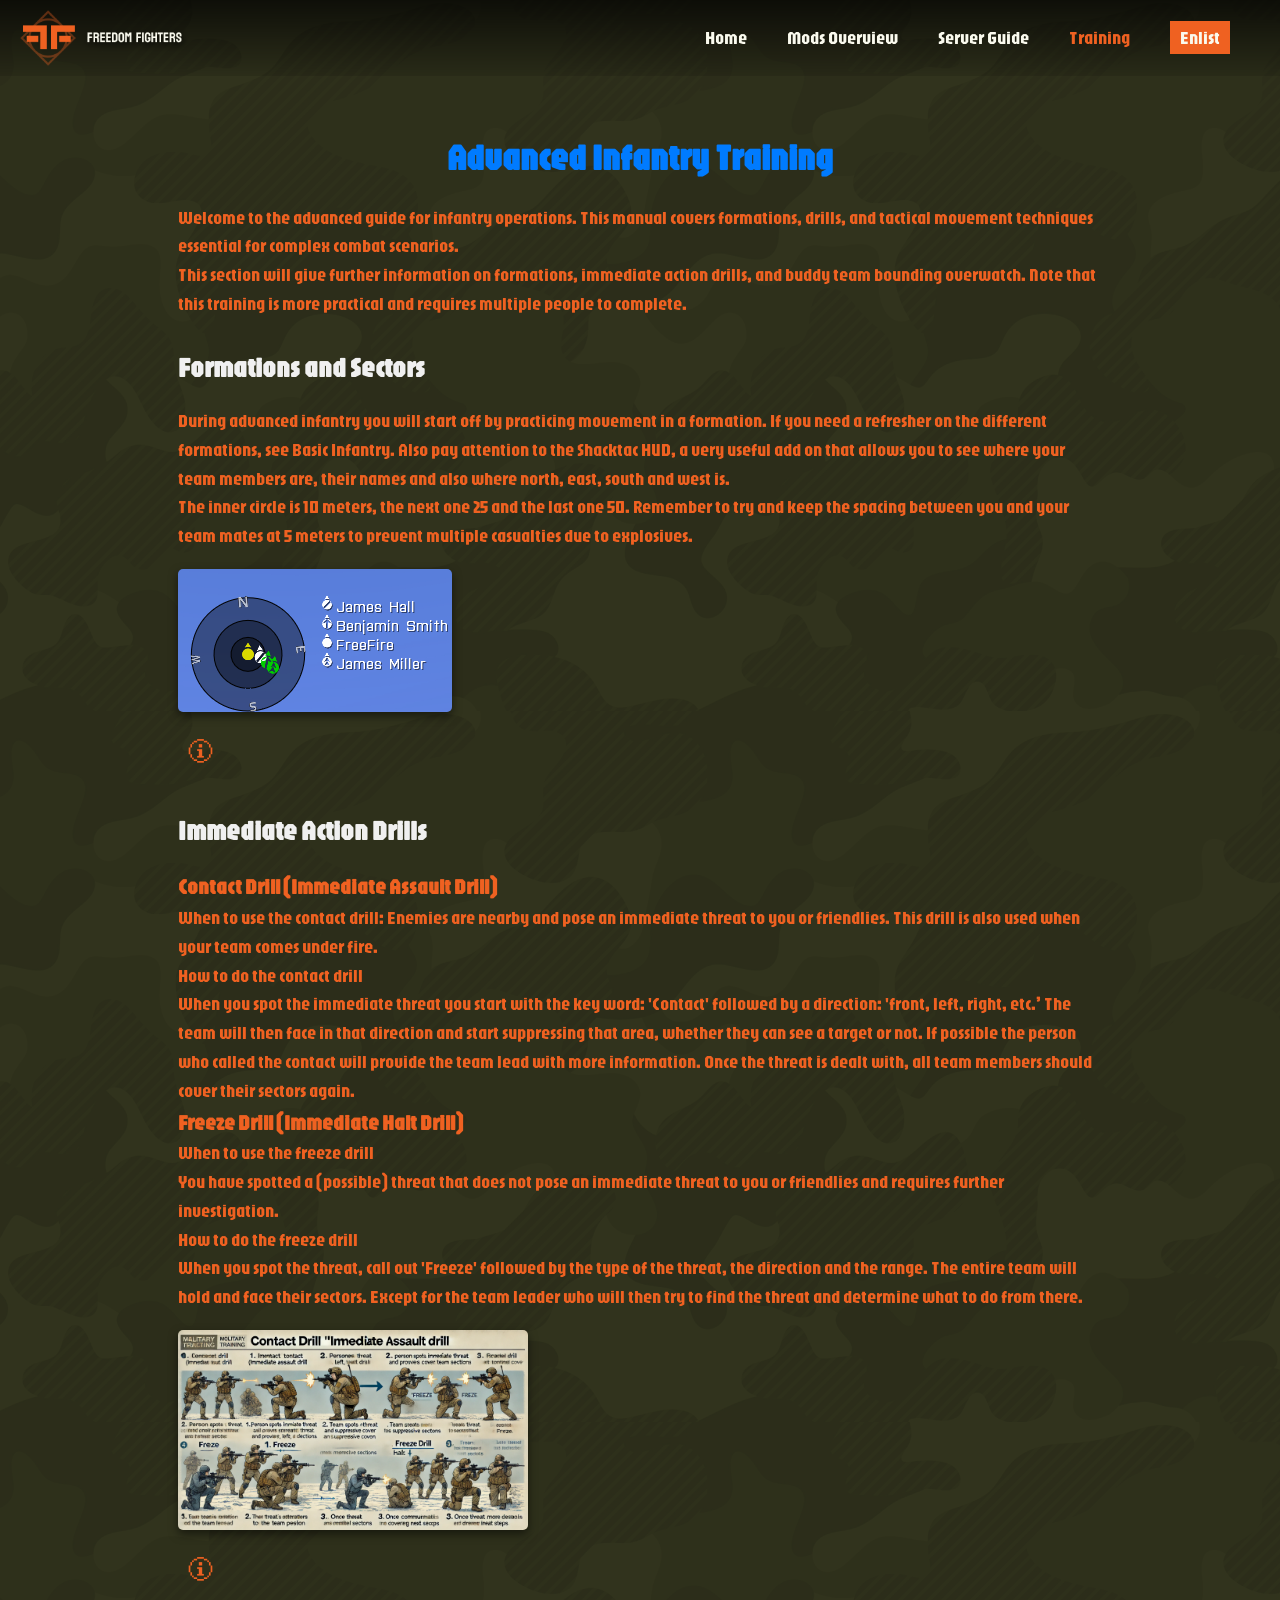
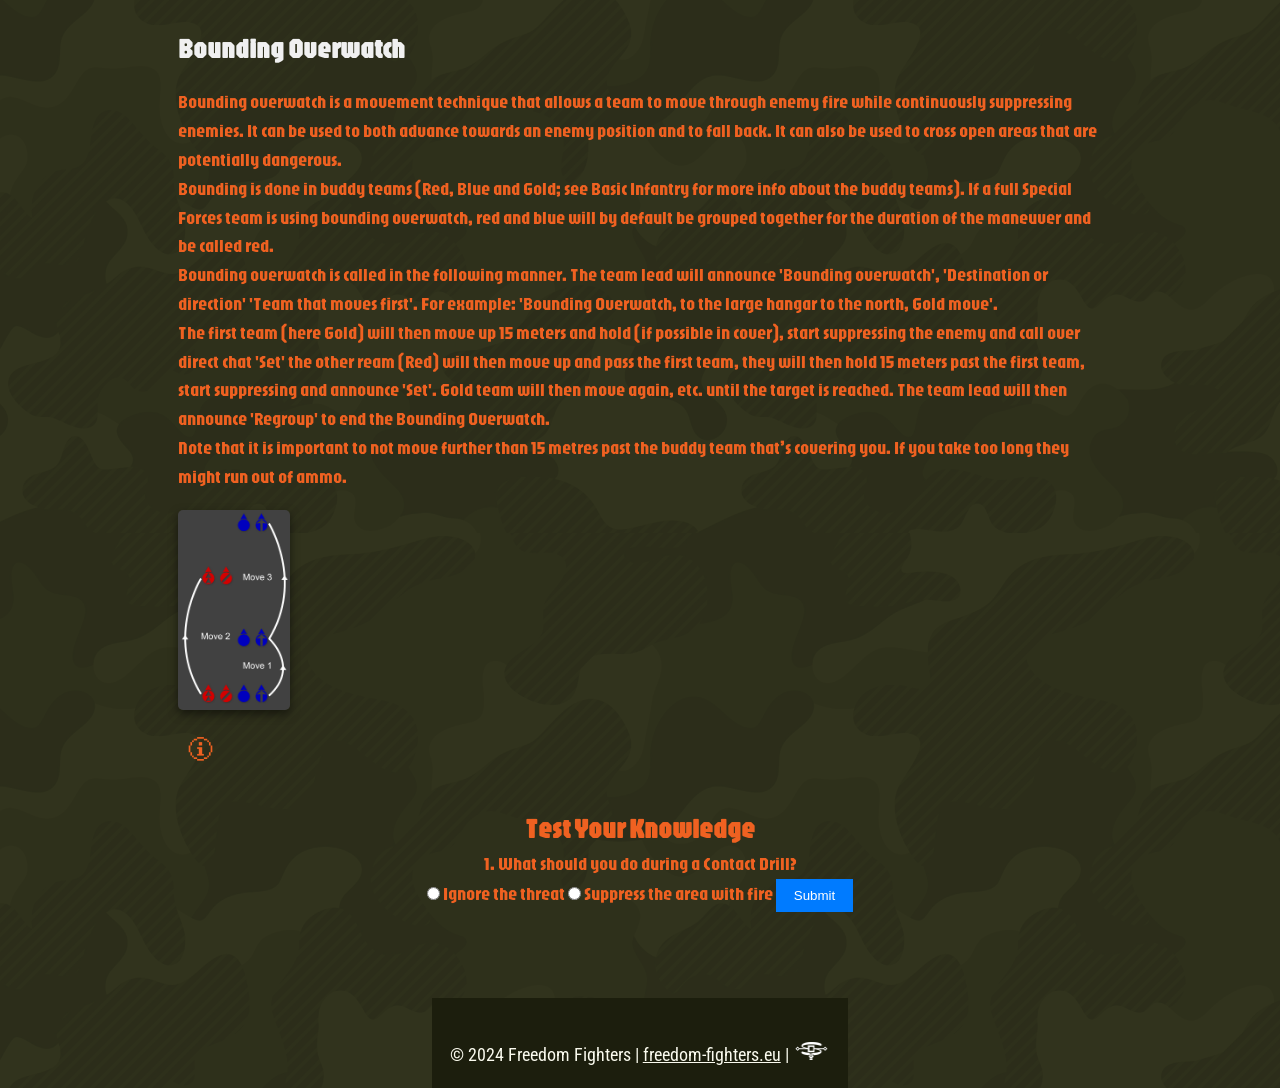
<file: Advanced_Infantry_Training.html>
<!DOCTYPE html>
<html lang="en">
<head>
    <meta charset="UTF-8">
    <meta name="viewport" content="width=device-width, initial-scale=1.0">
    <title>Freedom Fighters - Advanced Infrantry Training</title>
    <link rel="stylesheet" href="static/css/styles.css">
    <link rel="stylesheet" href="static/css/training.css">
    <script src="static/js/quiz.js"></script>
</head>
<body>
    <!-- Header with Navigation Links -->
    <header>
        <div class="logo">
          <img src="media/logo.png" alt="Freedom Fighters Logo">
        </div>
        <button class="hamburger" aria-label="Toggle navigation">
          ☰
      </button>
        <nav>
       <ul id="menu" class="menu">
           <li><a href="index.html" target="_self">Home</a></li>
           <li><a href="mods-overview.html" target="_self">Mods Overview</a></li>
           <li><a href="server-guide.html" target="_self">Server Guide</a></li>
           <li><a href="training.html" class="active" target="_self">Training</a></li>
           <li><a href="https://discord.gg/2EjZr5YkeB" class="enlist" target="_blank">Enlist</a></li>
       </ul>
   </nav>
    </header>

    <!-- Main Content for Advanced Infantry Training -->
    <main class="manual-content">
        <h1>Advanced Infantry Training</h1>
        <p>Welcome to the advanced guide for infantry operations. This manual covers formations, drills, and tactical movement techniques essential for complex combat scenarios.</p>
        <p>This section will give further information on formations, immediate action drills,
            and buddy team bounding overwatch. Note that this training is more practical
            and requires multiple people to complete.
            </p>

        <!-- Section: Formations and Sectors -->
        <section class="manual-section" id="formations">
            <h2>Formations and Sectors</h2>
            <div class="content1" id="formations-content">
                <p>During advanced infantry you will start off by practicing movement in a
                    formation. If you need a refresher on the different formations, see Basic
                    Infantry.
                    Also pay attention to the Shacktac HUD, a very useful add on that allows you to
                    see where your team members are, their names and also where north, east,
                    south and west is.</p>
            
                <p>The inner circle is 10 meters, the next one 25 and the last one 50. Remember to
                    try and keep the spacing between you and your team mates at 5 meters to
                    prevent multiple casualties due to explosives.</p>
                <img src="static/img/training/advanced_infrantry/hud.png" alt="Formations and Sectors" class="manual-image">
                <span class="icon info-icon" data-tooltip="Spacing helps prevent multiple casualties.">🛈</span>
            </div>
        </section>

        <!-- Section: Immediate Action Drills -->
        <section class="manual-section" id="immediate-action">
            <h2>Immediate Action Drills</h2>
            <div class="content1" id="immediate-action-content">
                <h3>Contact Drill (Immediate Assault Drill)</h3>
                <p>When to use the contact drill: Enemies are nearby and pose an immediate threat to you or 
                    friendlies. This drill is also used when your team comes under fire.</p>
                <p>How to do the contact drill<br>
                    When you spot the immediate threat you start with the key word: 'Contact'
                    followed by a direction: 'front, left, right, etc.’ The team will then face in that
                    direction and start suppressing that area, whether they can see a target or not.
                    If possible the person who called the contact will provide the team lead with
                    more information. Once the threat is dealt with, all team members should cover
                    their sectors again.
                </p>
                <h3>Freeze Drill (Immediate Halt Drill)</h3>
                <p> When to use the freeze drill<br>
                    You have spotted a (possible) threat that does not pose an immediate threat to
                    you or friendlies and requires further investigation. 
                </p>
                <p> How to do the freeze drill <br>
                    When you spot the threat, call out 'Freeze' followed by the type of the threat,
                    the direction and the range. The entire team will hold and face their sectors.
                    Except for the team leader who will then try to find the threat and determine
                    what to do from there.                    
                </p>
                <img src="static/img/training/advanced_infrantry/contact_drill.png" alt="Immediate Action Drills" class="manual-image">
                <span class="icon info-icon" data-tooltip="Freeze Drill is used when a threat is detected but not immediate.">🛈</span>
            </div>
        </section>

        <!-- Section: Bounding Overwatch -->
        <section class="manual-section" id="bounding-overwatch">
            <h2>Bounding Overwatch</h2>
            <div class="content1" id="bounding-overwatch-content">
                <p>Bounding overwatch is a movement technique that allows a team to move
                    through enemy fire while continuously suppressing enemies. It can be used to
                    both advance towards an enemy position and to fall back. It can also be used to
                    cross open areas that are potentially dangerous.
                </p>
                <p>Bounding is done in buddy teams (Red, Blue and Gold; see Basic Infantry for
                    more info about the buddy teams). If a full Special Forces team is using
                    bounding overwatch, red and blue will by default be grouped together for the
                    duration of the maneuver and be called red. 
                </p>
                <p>Bounding overwatch is called in the following manner. The team lead will
                    announce 'Bounding overwatch', 'Destination or direction' 'Team that
                    moves first'. For example: 'Bounding Overwatch, to the large hangar to the
                    north, Gold move'.
                </p>
                <p>The first team (here Gold) will then move up 15 meters and hold (if possible in
                    cover), start suppressing the enemy and call over direct chat 'Set' the other
                    ream (Red) will then move up and pass the first team, they will then hold 15
                    meters past the first team, start suppressing and announce 'Set'. Gold team will
                    then move again, etc. until the target is reached. The team lead will then
                    announce 'Regroup' to end the Bounding Overwatch. 
                </p>
                <p>Note that it is important to not move further than 15 metres past the buddy
                    team that’s covering you. If you take too long they might run out of ammo.
                </p>
                <img src="static/img/training/advanced_infrantry\bunding.png" alt="Bounding Overwatch" class="manual-image">
                <span class="icon info-icon" data-tooltip="Bounding overwatch is essential for advancing under fire.">🛈</span>
            </div>
        </section>
        <!-- Interactive Quiz -->
        <section class="quiz-section">
            <h2>Test Your Knowledge</h2>
            <div class="quiz">
                <p>1. What should you do during a Contact Drill?</p>
                <label><input type="radio" name="q1" value="incorrect"> Ignore the threat</label>
                <label><input type="radio" name="q1" value="correct"> Suppress the area with fire</label>
                <button onclick="checkQuiz()">Submit</button>
                <p id="quiz-result"></p>
            </div>
        </section>
    </main>

    <script src="static/js/script.js"></script>
    <script src="static/js/mobile.js"></script>
    <!-- Footer -->
    <footer>
        &copy; 2024 Freedom Fighters | <a href="https://freedom-fighters.eu">freedom-fighters.eu</a> | <a href="http://www.stefandinca.ro" target="_blank"><img src="media/stefan-dinca-logo.png" > </a>
    </footer>

</body>
</html>
</file>
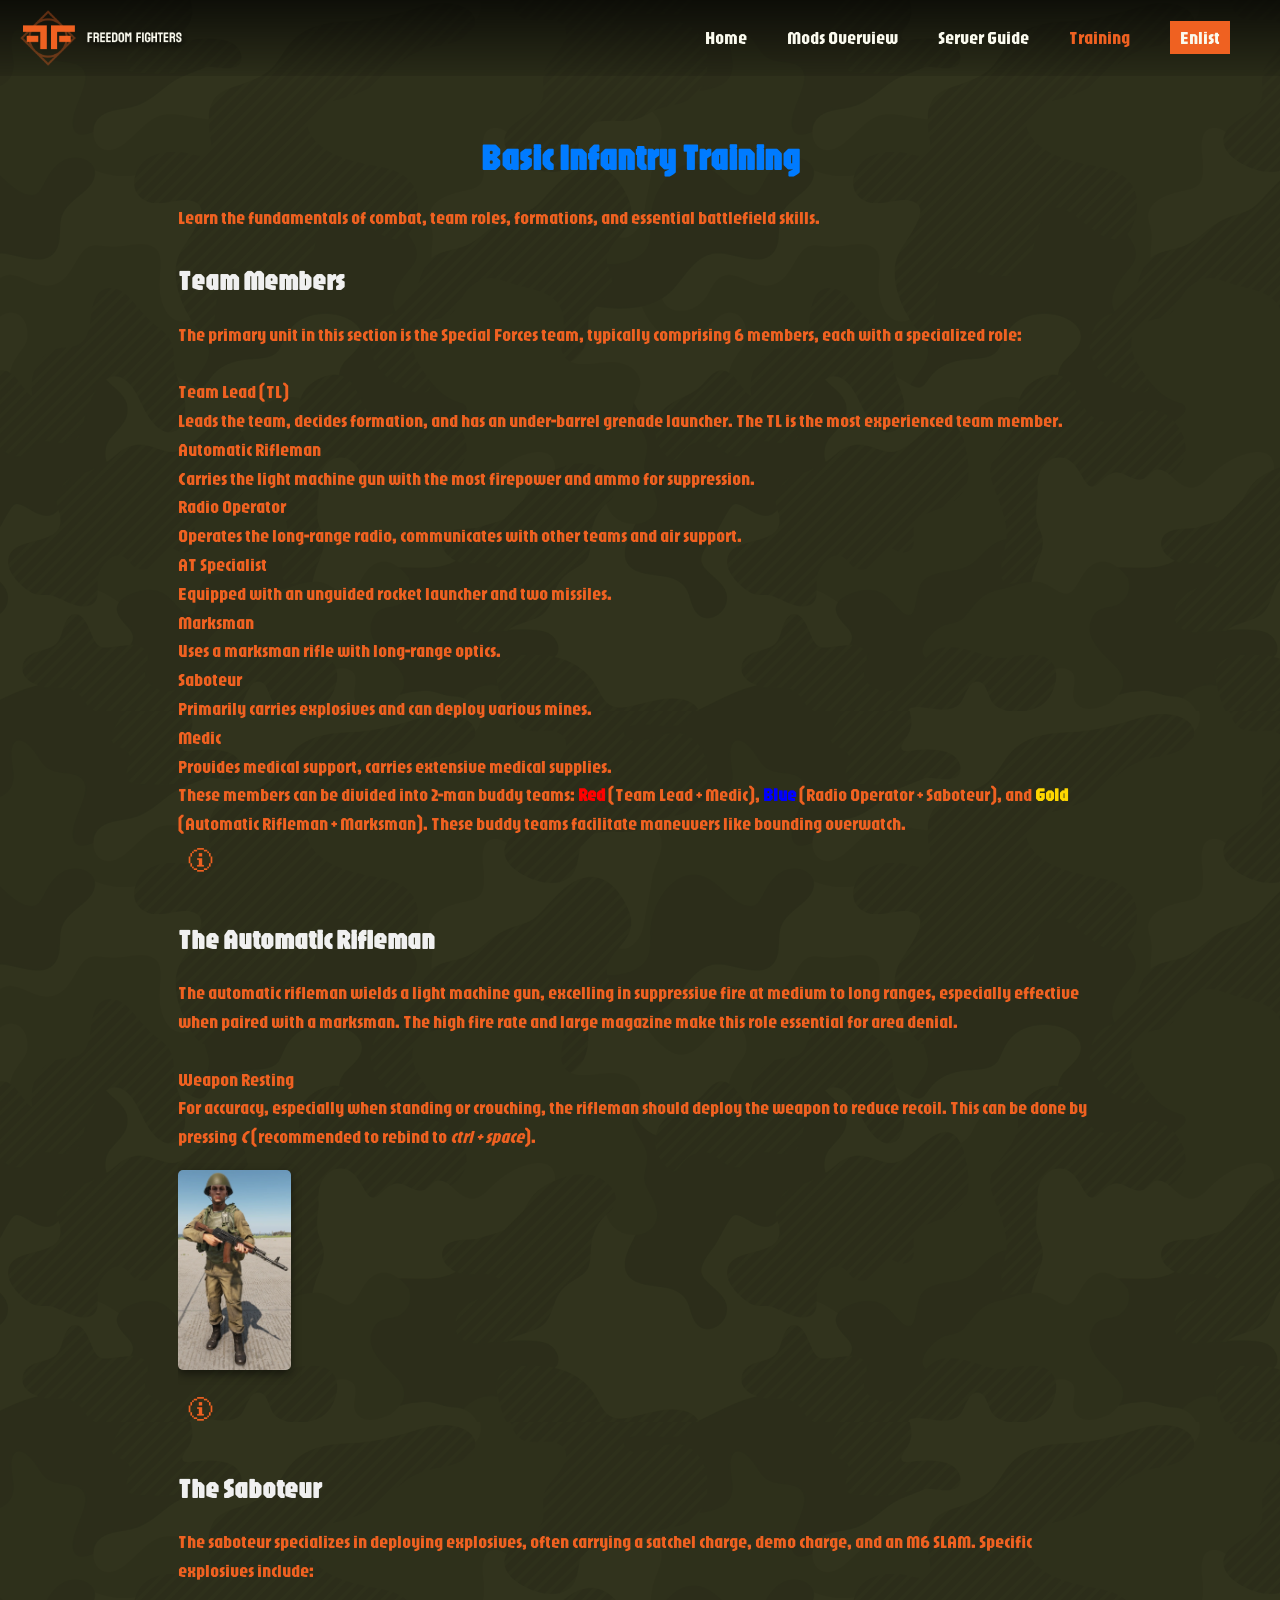
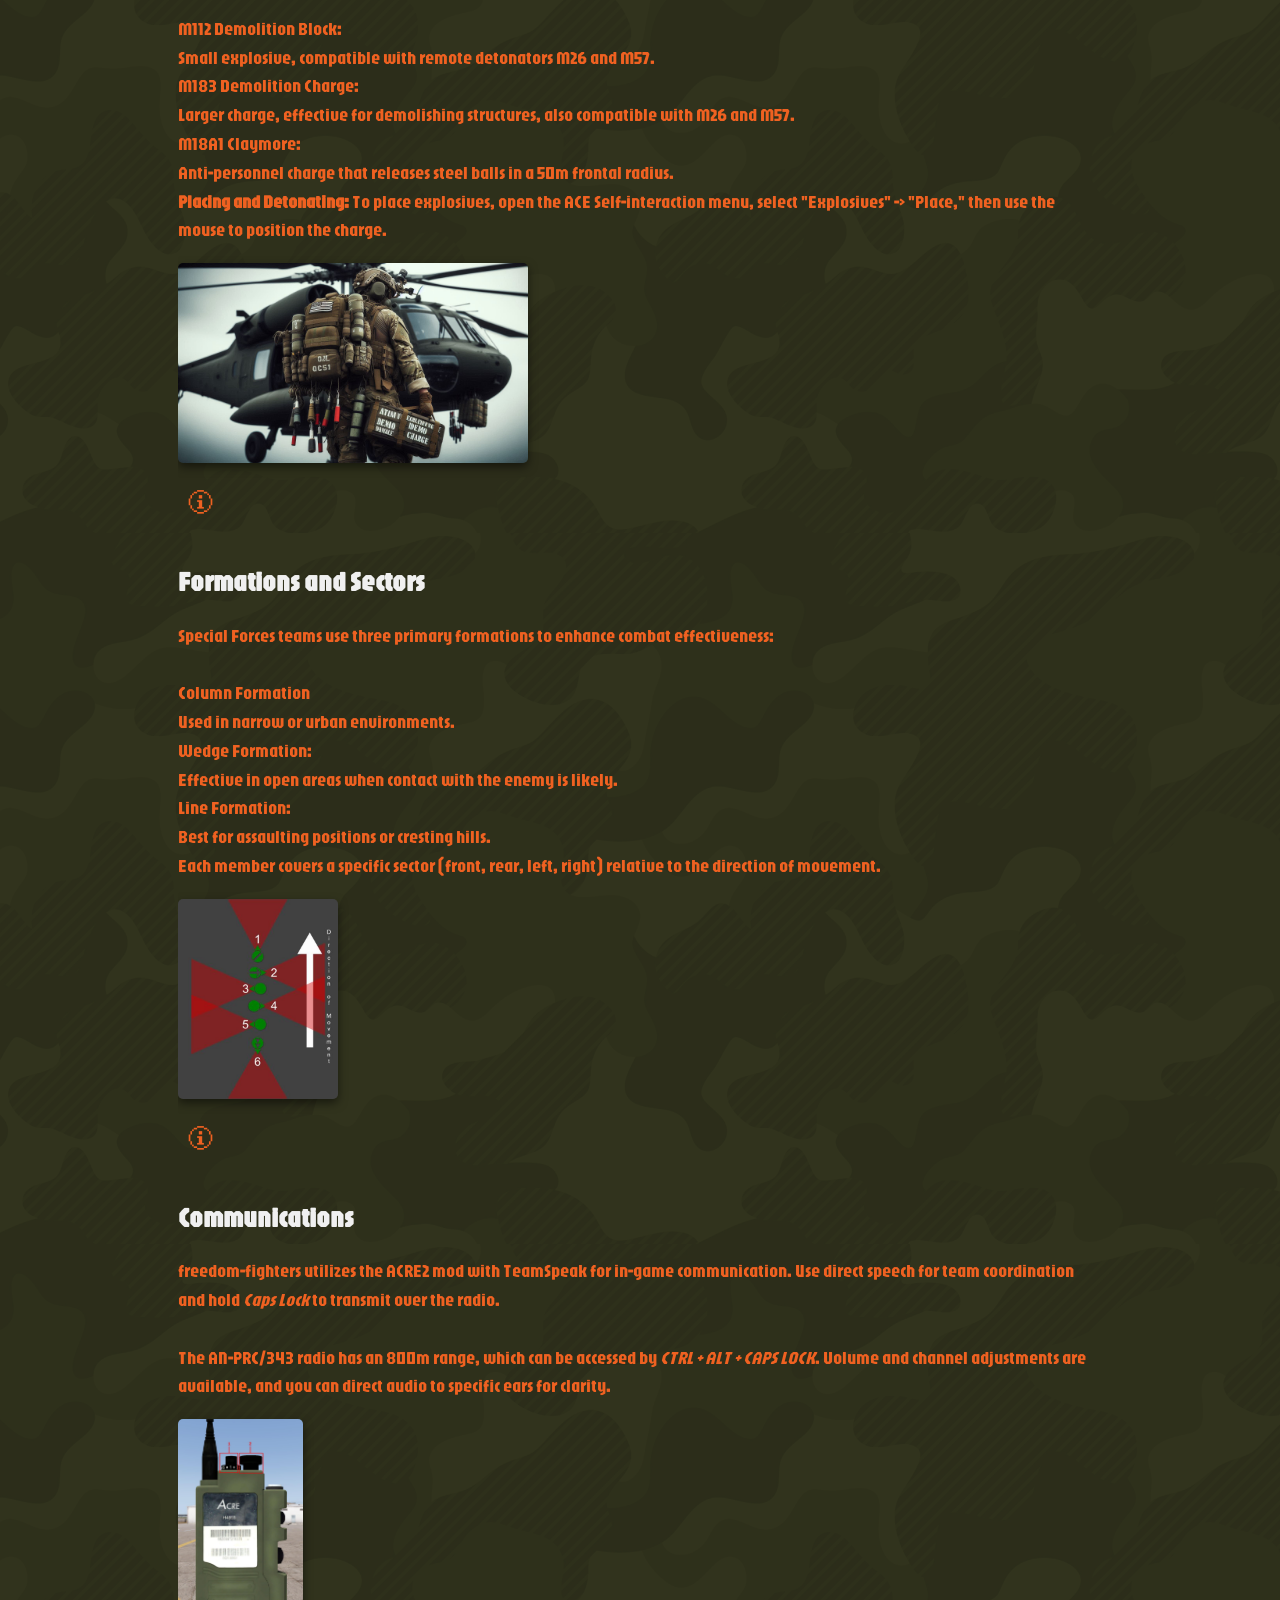
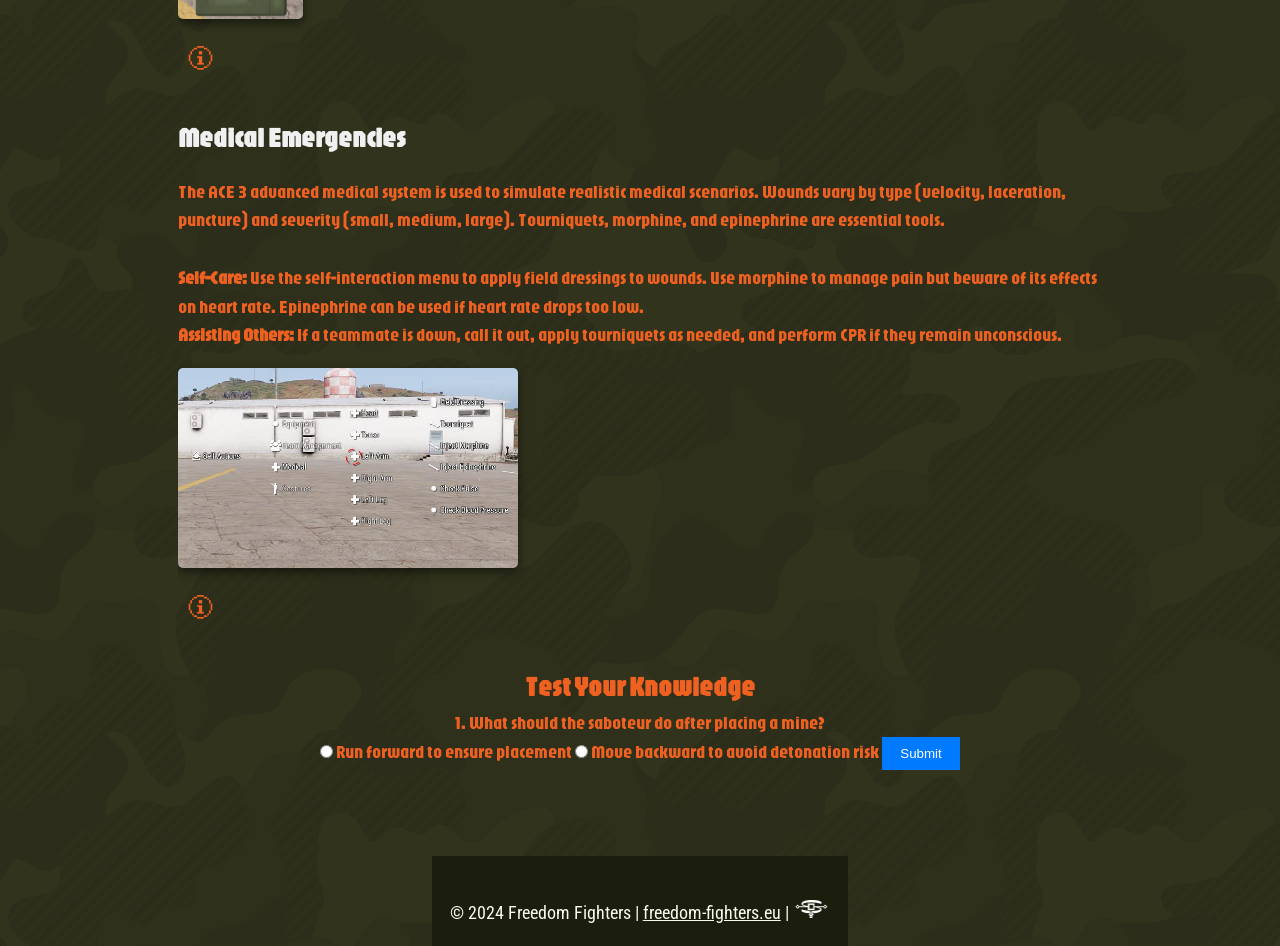
<file: Basic_Training.html>
<!DOCTYPE html>
<html lang="en">
<head>
    <meta charset="UTF-8">
    <meta name="viewport" content="width=device-width, initial-scale=1.0">
    <title>Freedom Fighters - Basic Training</title>
    <link rel="stylesheet" href="static/css/styles.css">
    <link rel="stylesheet" href="static/css/training.css">
    <script src="static/js/quiz.js"></script>
</head>
<body>
    <!-- Header with Navigation Links -->
    <header>
        <div class="logo">
          <img src="media/logo.png" alt="Freedom Fighters Logo">
        </div>
        <button class="hamburger" aria-label="Toggle navigation">
          ☰
      </button>
        <nav>
       <ul id="menu" class="menu">
           <li><a href="index.html" target="_self">Home</a></li>
           <li><a href="mods-overview.html" target="_self">Mods Overview</a></li>
           <li><a href="server-guide.html" target="_self">Server Guide</a></li>
           <li><a href="training.html" class="active" target="_self">Training</a></li>
           <li><a href="https://discord.gg/2EjZr5YkeB" class="enlist" target="_blank">Enlist</a></li>
       </ul>
   </nav>
    </header>

    <!-- Main Content for Basic Infantry Training -->
    <main class="manual-content">
        <h1>Basic Infantry Training</h1>
        <p>Learn the fundamentals of combat, team roles, formations, and essential battlefield skills.</p>
        
        <!-- Section: Team Members -->
        <section class="manual-section" id="team-members">
            <h2>Team Members</h2>
            <div >
                <p>The primary unit in this section is the Special Forces team, typically comprising 6 members, each with a specialized role:</p>
                <button id="read-more" onclick="toggleSection('team-members-content')" class="collapsible">read more</button>
                <div class="content" id="team-members-content">
                <ul>
                    <li>Team Lead (TL)<br> Leads the team, decides formation, and has an under-barrel grenade launcher. The TL is the most experienced team member.</li>
                    <li>Automatic Rifleman<br> Carries the light machine gun with the most firepower and ammo for suppression.</li>
                    <li>Radio Operator<br> Operates the long-range radio, communicates with other teams and air support.</li>
                    <li>AT Specialist<br> Equipped with an unguided rocket launcher and two missiles.</li>
                    <li>Marksman<br> Uses a marksman rifle with long-range optics.</li>
                    <li>Saboteur<br> Primarily carries explosives and can deploy various mines.</li>
                    <li>Medic<br> Provides medical support, carries extensive medical supplies.</li>
                </ul>
                <p>These members can be divided into 2-man buddy teams: <strong style="color: red;">Red</strong> (Team Lead + Medic), <strong style="color: blue;">Blue</strong> (Radio Operator + Saboteur), and <strong style="color: gold;">Gold</strong> (Automatic Rifleman + Marksman). These buddy teams facilitate maneuvers like bounding overwatch.</p>
                <span class="icon info-icon" data-tooltip="Each role has specialized responsibilities.">🛈</span>
                </div>
            </div>
        </section>
    
        <!-- Section: The Automatic Rifleman -->
        <section class="manual-section" id="automatic-rifleman">
            <h2>The Automatic Rifleman</h2>
            <div >
                <p>The automatic rifleman wields a light machine gun, excelling in suppressive fire at medium to long ranges, especially effective when paired with a marksman. The high fire rate and large magazine make this role essential for area denial.</p>
                <button id="read-more" onclick="toggleSection('automatic-rifleman-content')" class="collapsible">read more</button>
                <div class="content" id="automatic-rifleman-content">
                <p>Weapon Resting <br> For accuracy, especially when standing or crouching, the rifleman should deploy the weapon to reduce recoil. This can be done by pressing <em>C</em> (recommended to rebind to <em>ctrl + space</em>).</p>
                <img src="static/img/training/basic-infantry/automatic_rifleman.png" alt="Automatic Rifleman" class="manual-image">
                <span class="icon info-icon" data-tooltip="Position and coordination are key for the rifleman.">🛈</span>
                </div>
            </div>
        </section>
    
        <!-- Section: The Saboteur -->
        <section class="manual-section" id="saboteur">
            <h2>The Saboteur</h2>
            
                <p>The saboteur specializes in deploying explosives, often carrying a satchel charge, demo charge, and an M6 SLAM. Specific explosives include:</p>
                <button id="read-more" onclick="toggleSection('saboteur-content')" class="collapsible">read more</button>
                <div class="content" id="saboteur-content">
                <ul>
                    <li>M112 Demolition Block:<br> Small explosive, compatible with remote detonators M26 and M57.</li>
                    <li>M183 Demolition Charge:<br> Larger charge, effective for demolishing structures, also compatible with M26 and M57.</li>
                    <li>M18A1 Claymore:<br> Anti-personnel charge that releases steel balls in a 50m frontal radius.</li>
                </ul>
                <p><strong>Placing and Detonating:</strong> To place explosives, open the ACE Self-interaction menu, select "Explosives" -> "Place," then use the mouse to position the charge.</p>
                <img src="static/img/training/basic-infantry/saboteur.jpeg" alt="Saboteur" class="manual-image">
                <span class="icon info-icon" data-tooltip="Ensure explosives are placed carefully.">🛈</span>
                </div>
            </div>
        </section>
    
        <!-- Section: Formations and Sectors -->
        <section class="manual-section" id="formations">
            <h2 >Formations and Sectors</h2>
            
                <p>Special Forces teams use three primary formations to enhance combat effectiveness:</p>
                <button id="read-more" onclick="toggleSection('formations-content')" class="collapsible">read more</button>
                <div class="content" id="formations-content">
                <ul>
                    <li>Column Formation <br> Used in narrow or urban environments.</li>
                    <li>Wedge Formation:<br> Effective in open areas when contact with the enemy is likely.</li>
                    <li>Line Formation:<br> Best for assaulting positions or cresting hills.</li>
                </ul>
                <p>Each member covers a specific sector (front, rear, left, right) relative to the direction of movement.</p>
                <img src="static/img/training/basic-infantry/column-formation.png" alt="Formations and Sectors" class="manual-image">
                <span class="icon info-icon" data-tooltip="Proper formations improve battlefield effectiveness.">🛈</span>
                </div>
        </section>
    
        <!-- Section: Communications -->
        <section class="manual-section" id="communications">
            <h2 >Communications</h2>
                <p>freedom-fighters utilizes the ACRE2 mod with TeamSpeak for in-game communication. Use direct speech for team coordination and hold <em>Caps Lock</em> to transmit over the radio.</p>
                <button id="read-more" onclick="toggleSection('communications-content')" class="collapsible">read more</button>
                <div class="content" id="communications-content">
                <p>The AN-PRC/343 radio has an 800m range, which can be accessed by <em>CTRL + ALT + CAPS LOCK</em>. Volume and channel adjustments are available, and you can direct audio to specific ears for clarity.</p>
                <img src="static/img/training/basic-infantry/radio.png" alt="Communications" class="manual-image">
                <span class="icon info-icon" data-tooltip="Efficient communication is crucial for mission success.">🛈</span>
                </div>
        </section>
    
        <!-- Section: Medical Emergencies -->
        <section class="manual-section" id="medical-emergencies">
            <h2 >Medical Emergencies</h2>
                <p>The ACE 3 advanced medical system is used to simulate realistic medical scenarios. Wounds vary by type (velocity, laceration, puncture) and severity (small, medium, large). Tourniquets, morphine, and epinephrine are essential tools.</p>
                <button id="read-more" onclick="toggleSection('medical-emergencies-content')" class="collapsible">read more</button>
                <div class="content" id="medical-emergencies-content">
                <p><strong>Self-Care:</strong> Use the self-interaction menu to apply field dressings to wounds. Use morphine to manage pain but beware of its effects on heart rate. Epinephrine can be used if heart rate drops too low.</p>
                <p><strong>Assisting Others:</strong> If a teammate is down, call it out, apply tourniquets as needed, and perform CPR if they remain unconscious.</p>
                <img src="static/img/training/basic-infantry/basic-medic-system.png" alt="Medical Emergencies" class="manual-image">
                <span class="icon info-icon" data-tooltip="Quick response to injuries can save lives.">🛈</span>
                </div>
        </section>
    
        <!-- Interactive Quiz -->
        <section class="quiz-section">
            <h2>Test Your Knowledge</h2>
            <div class="quiz">
                <p>1. What should the saboteur do after placing a mine?</p>
                <label><input type="radio" name="q1" value="incorrect"> Run forward to ensure placement</label>
                <label><input type="radio" name="q1" value="correct"> Move backward to avoid detonation risk</label>
                <button onclick="checkQuiz()">Submit</button>
                <p id="quiz-result"></p>
            </div>
        </section>
    </main>
    <script src="static/js/script.js"></script>
    <script src="static/js/mobile.js"></script>
    <!-- Footer -->
    <footer>
        &copy; 2024 Freedom Fighters | <a href="https://freedom-fighters.eu">freedom-fighters.eu</a> | <a href="http://www.stefandinca.ro" target="_blank"><img src="media/stefan-dinca-logo.png" > </a>
    </footer>
</body>
</html>
</file>
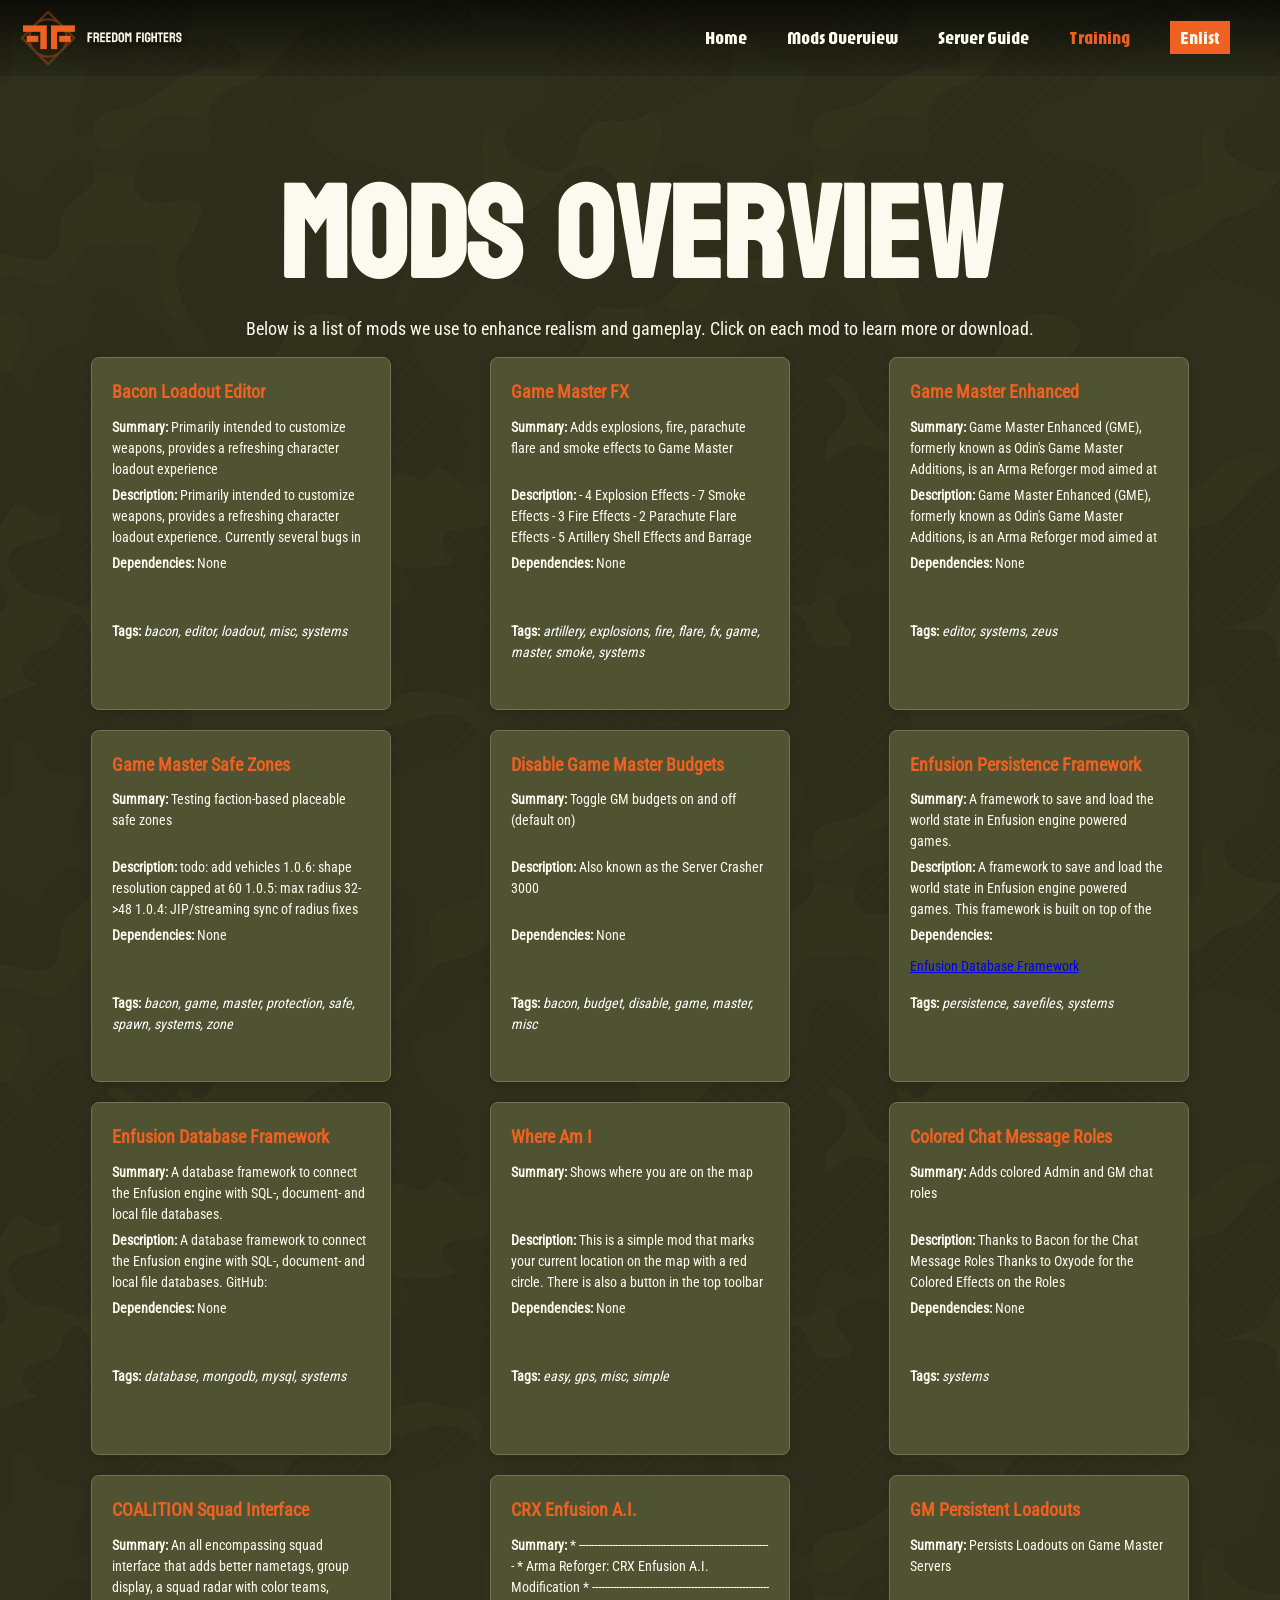
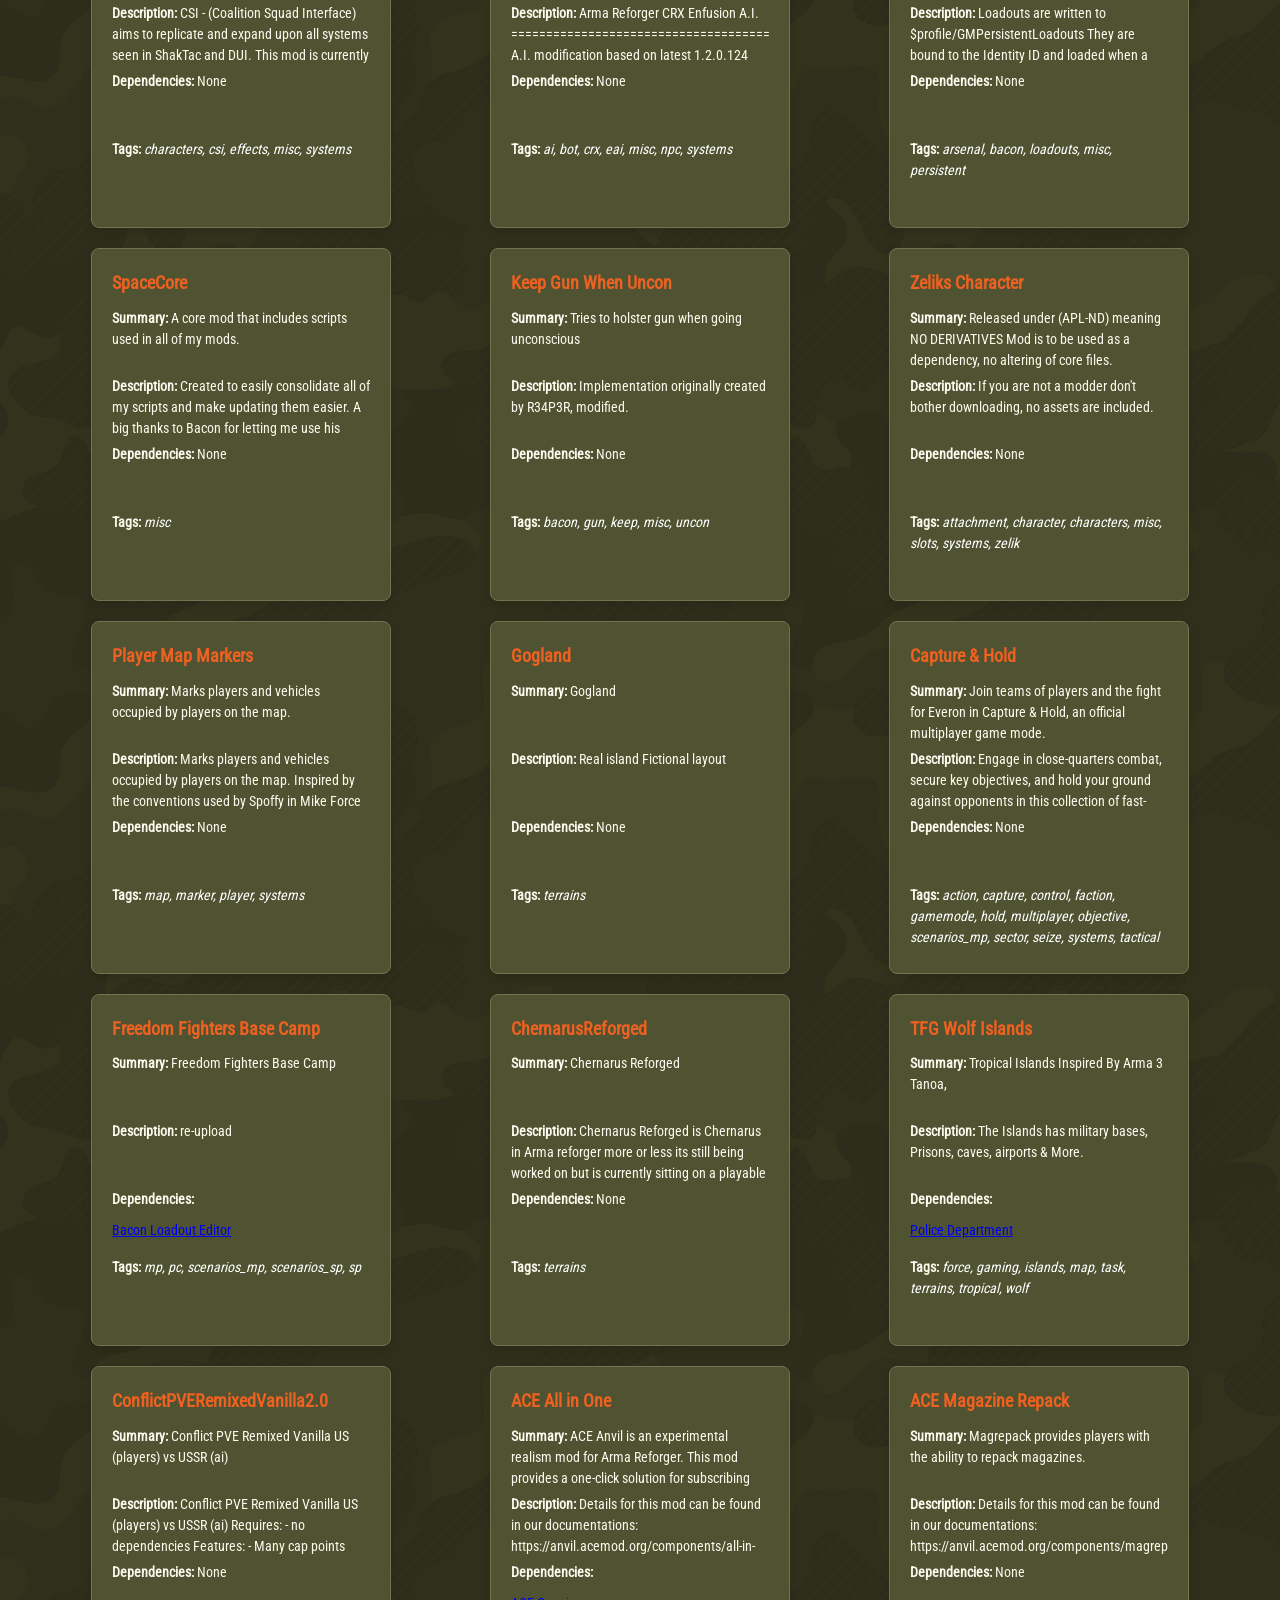
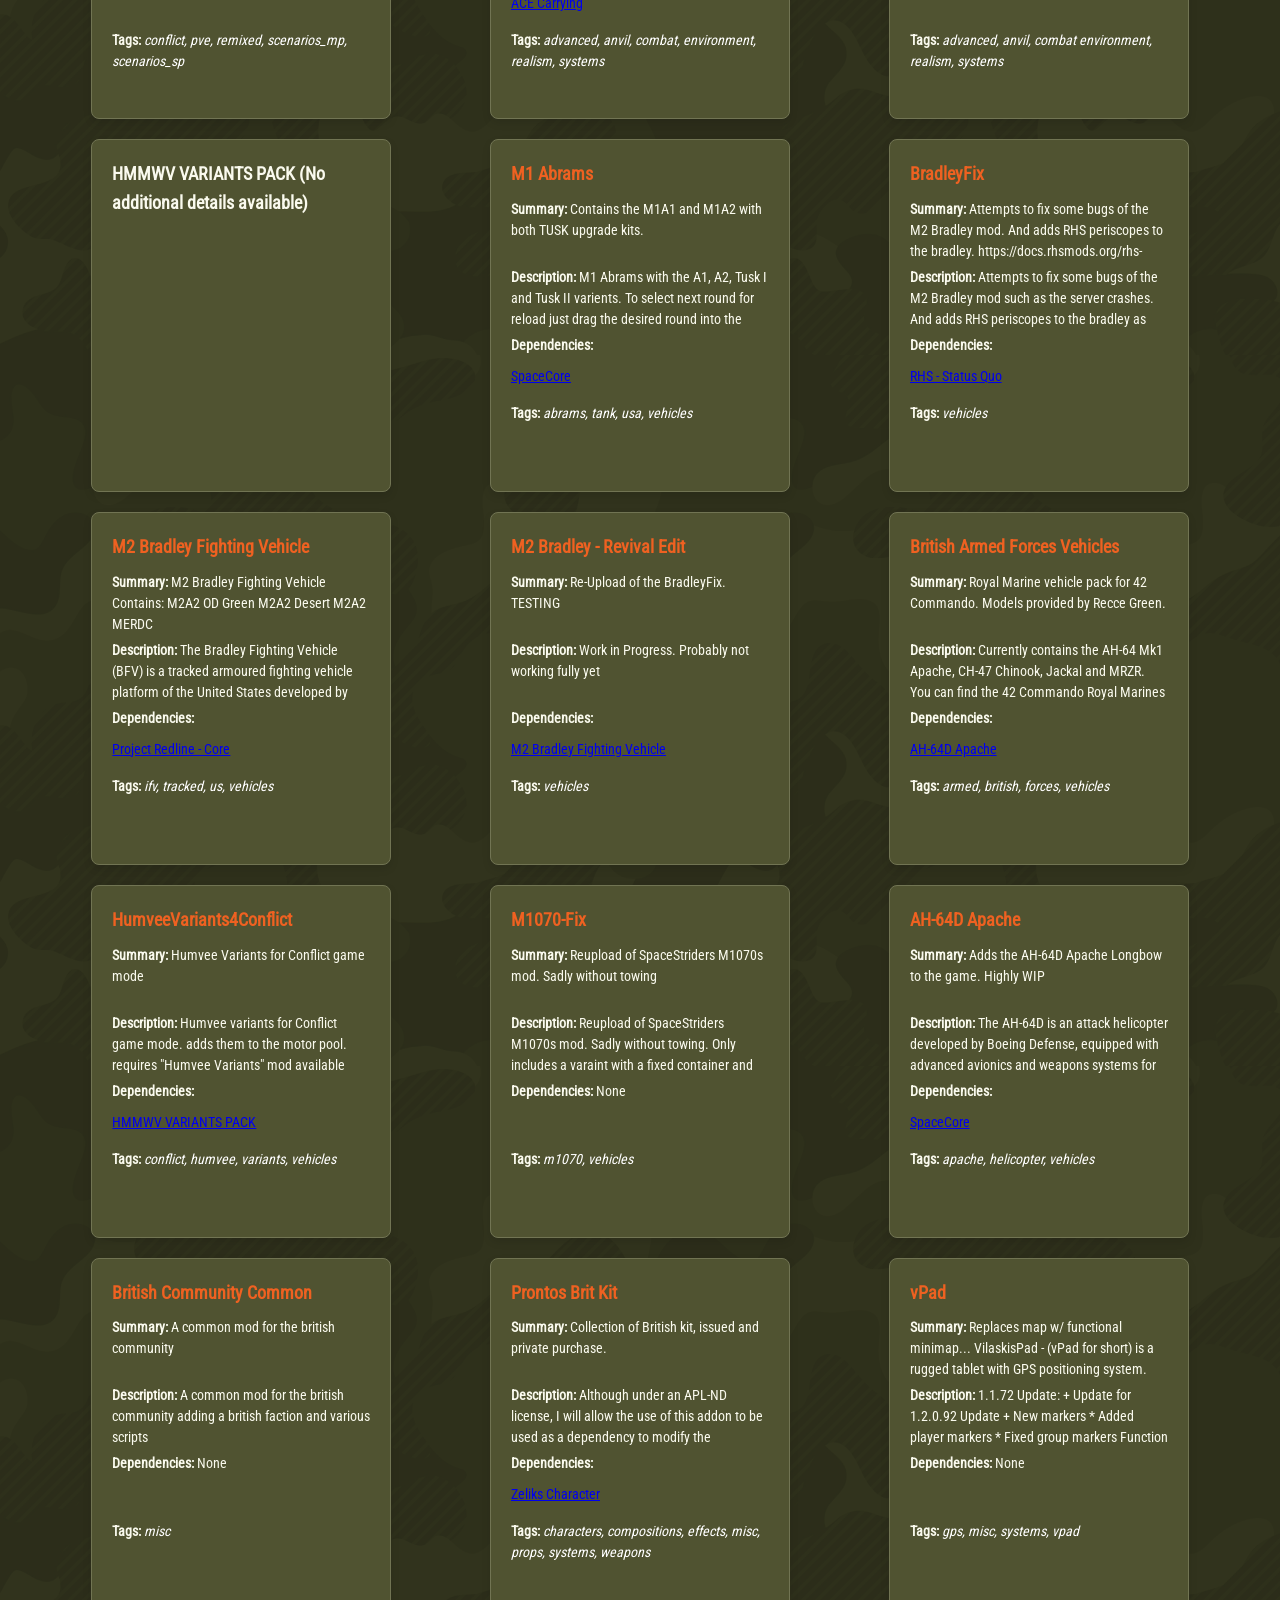
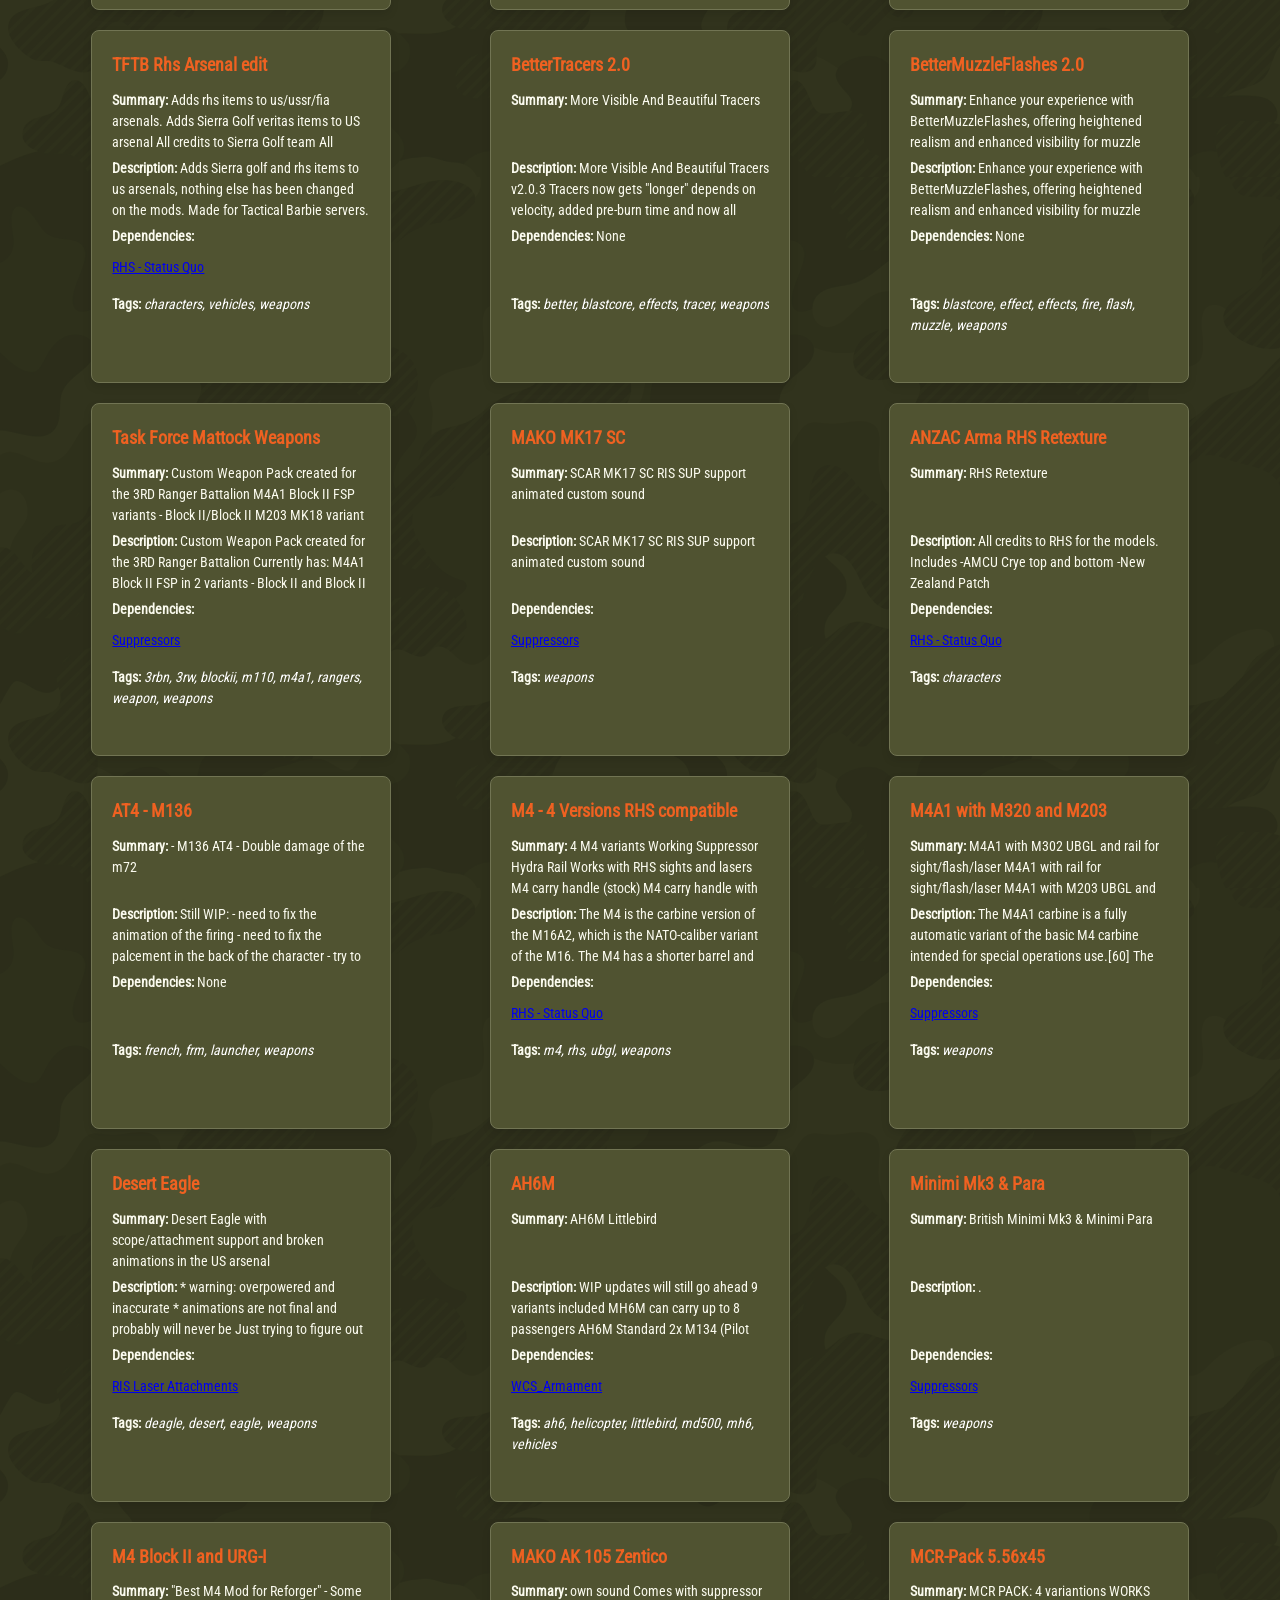
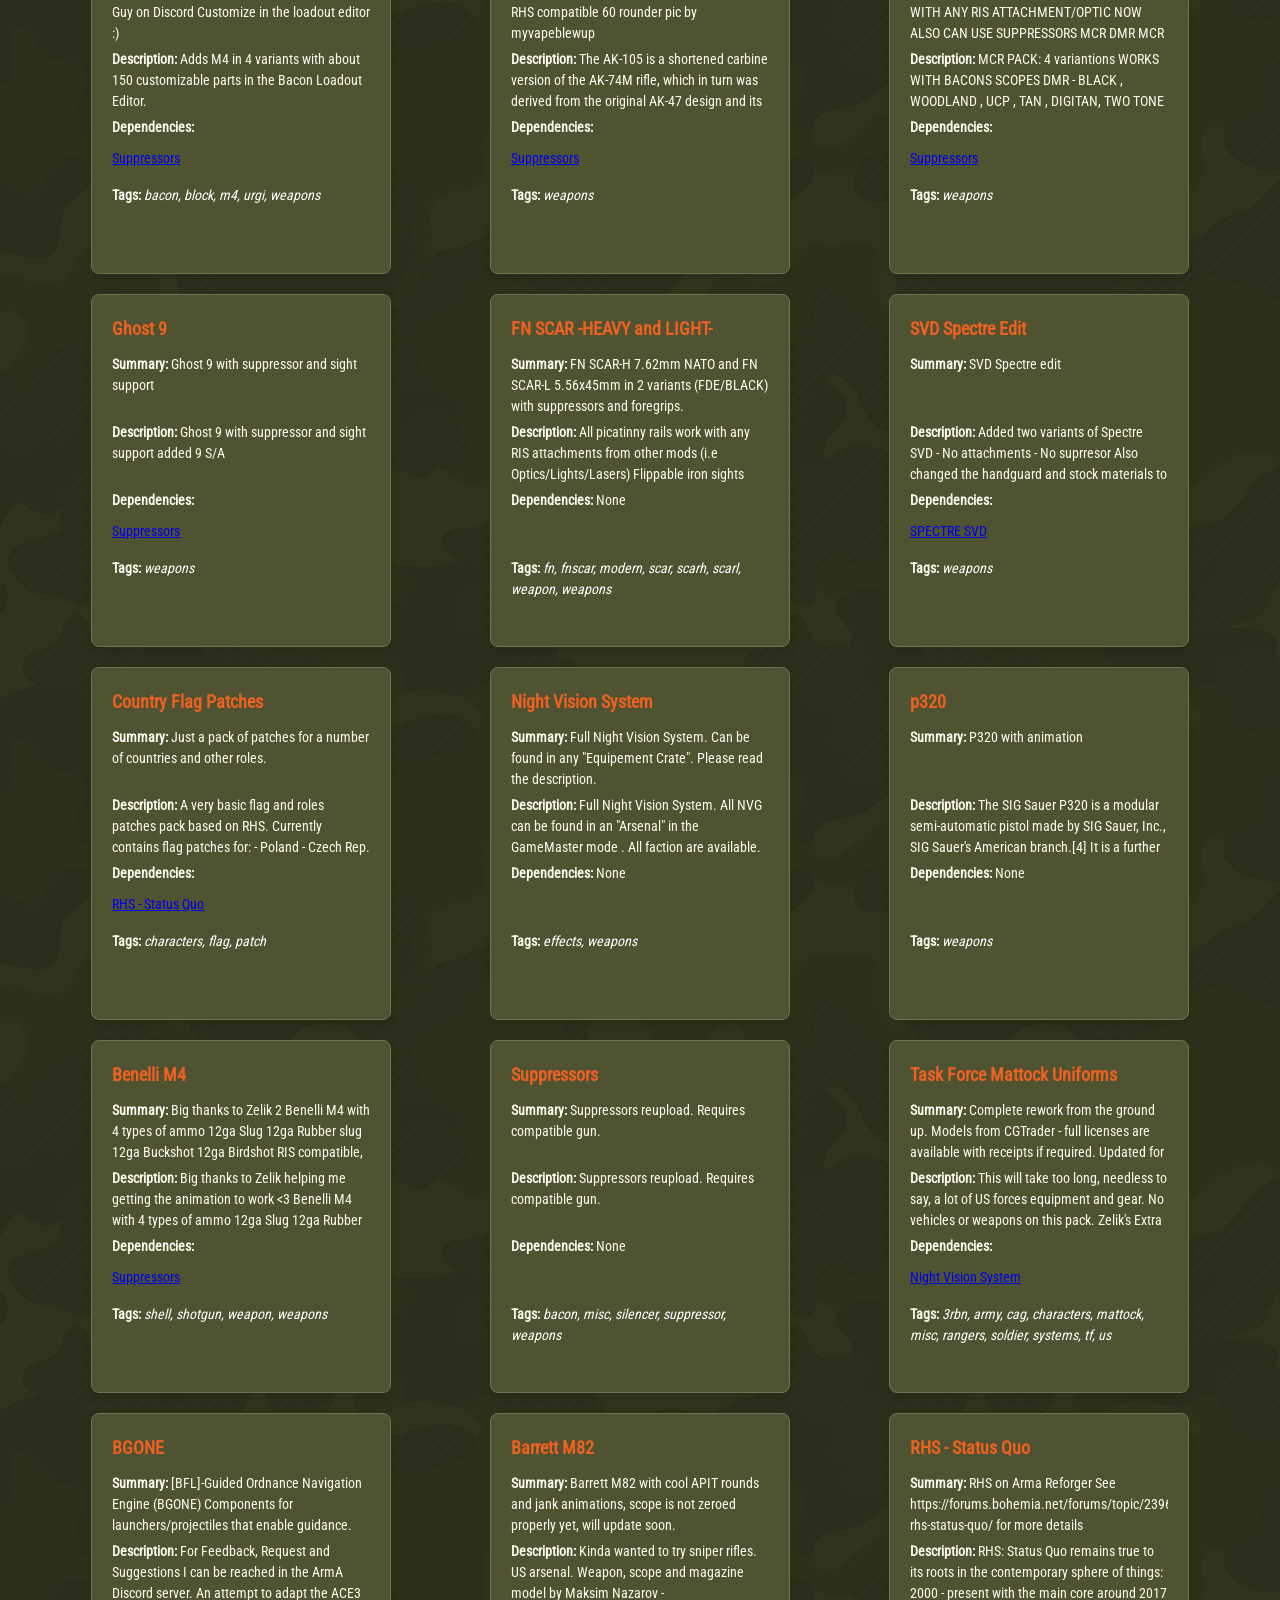
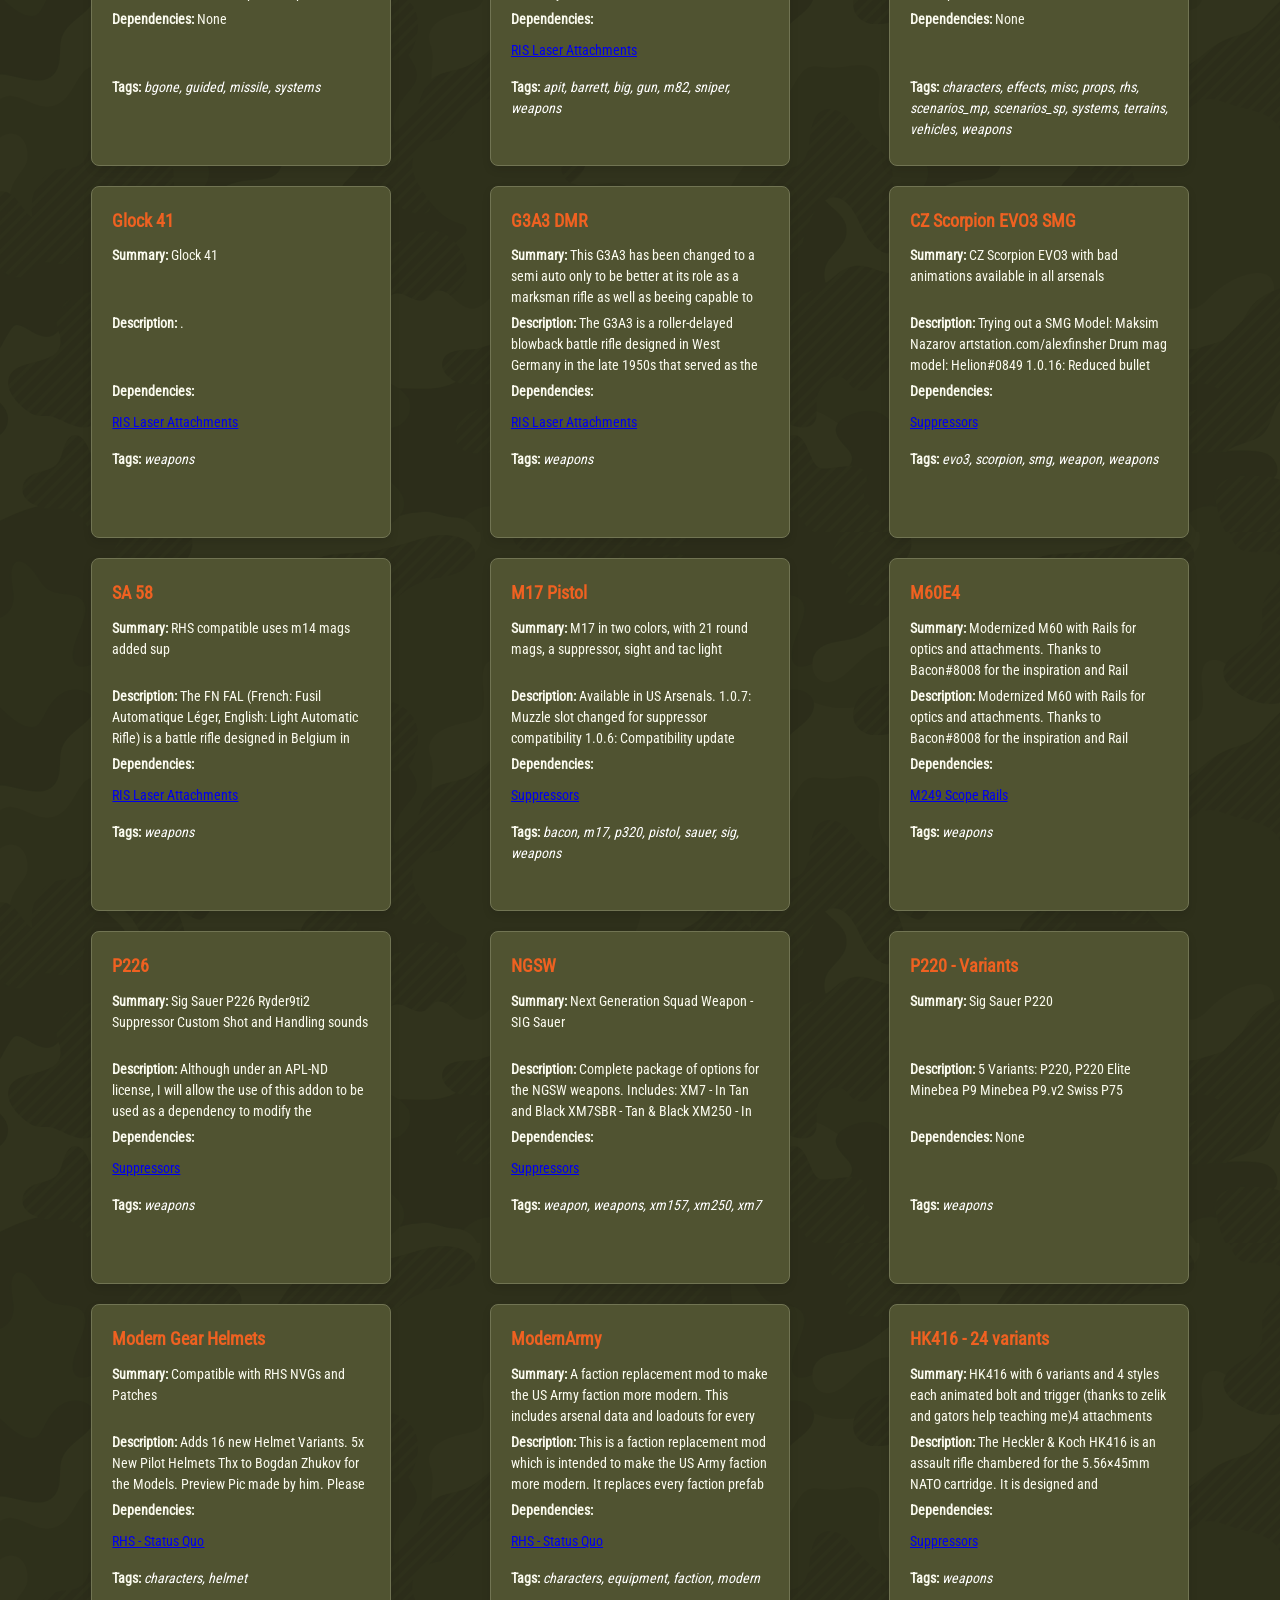
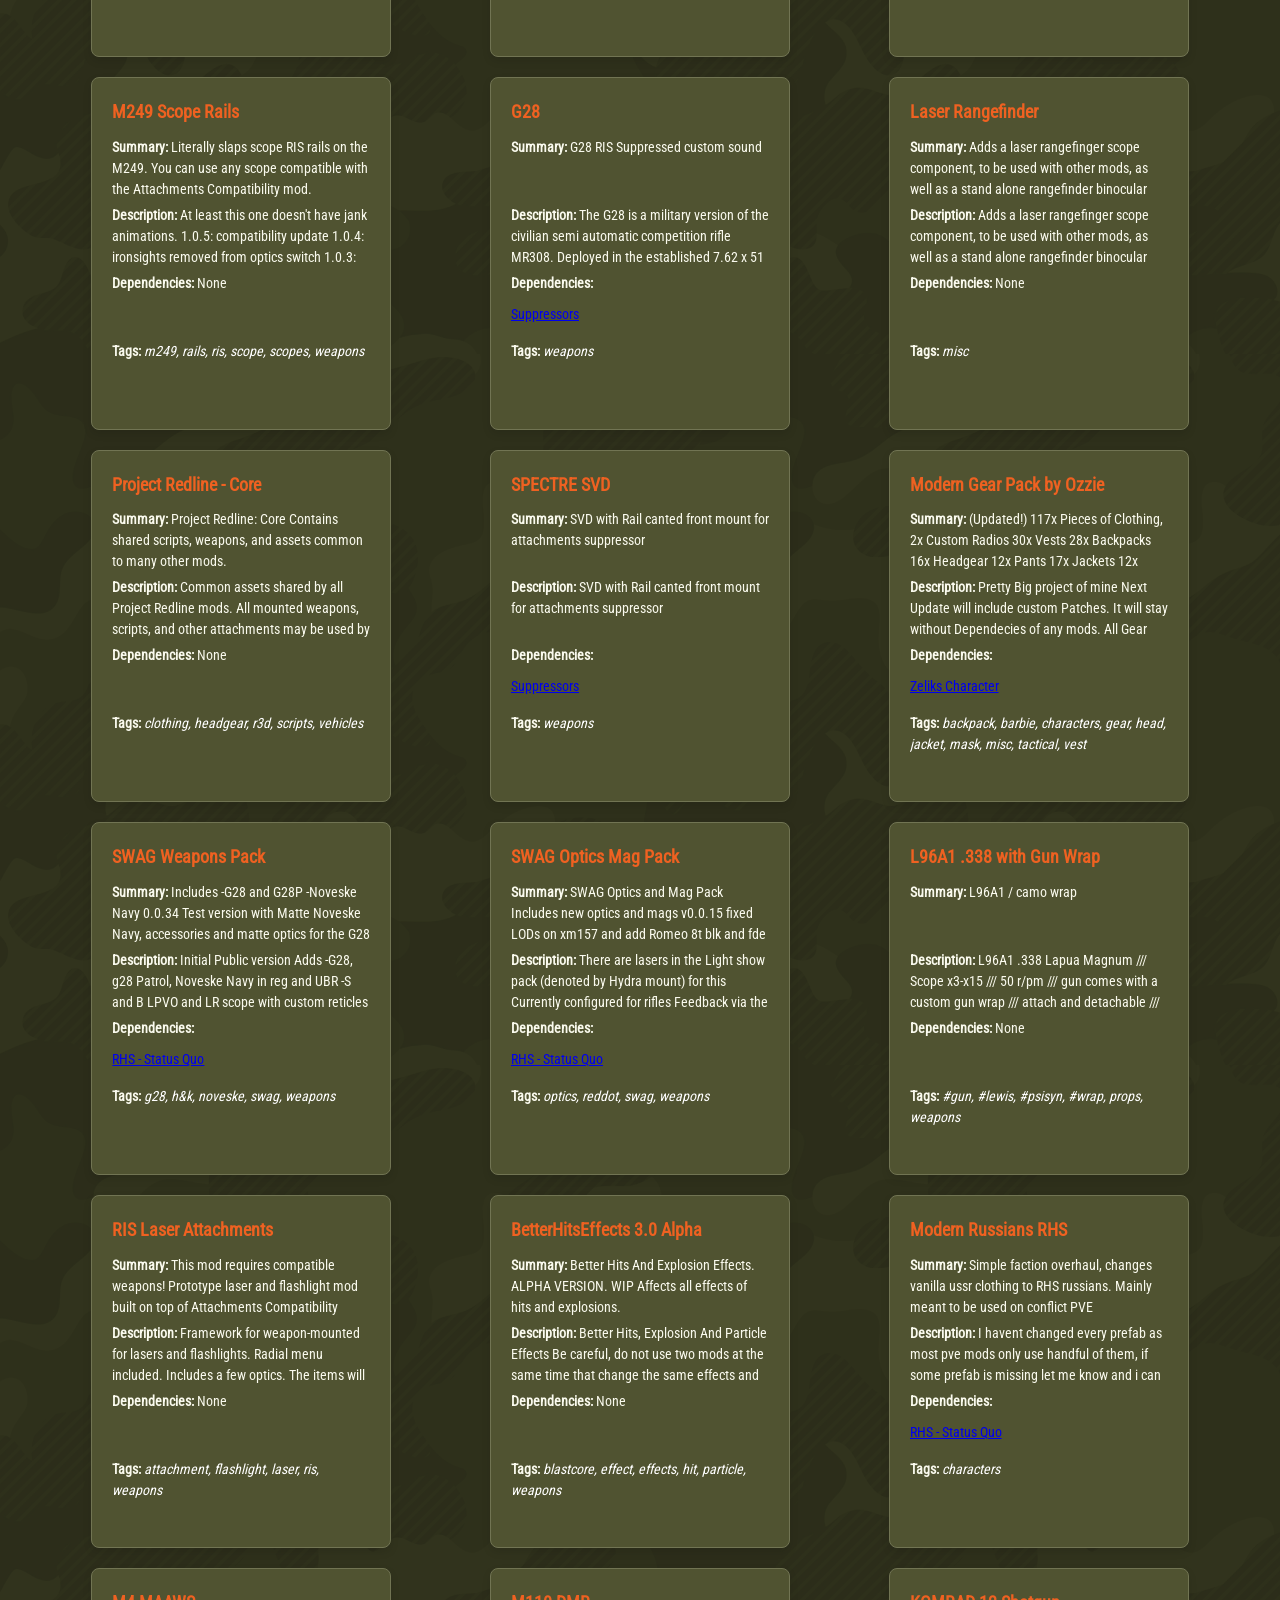
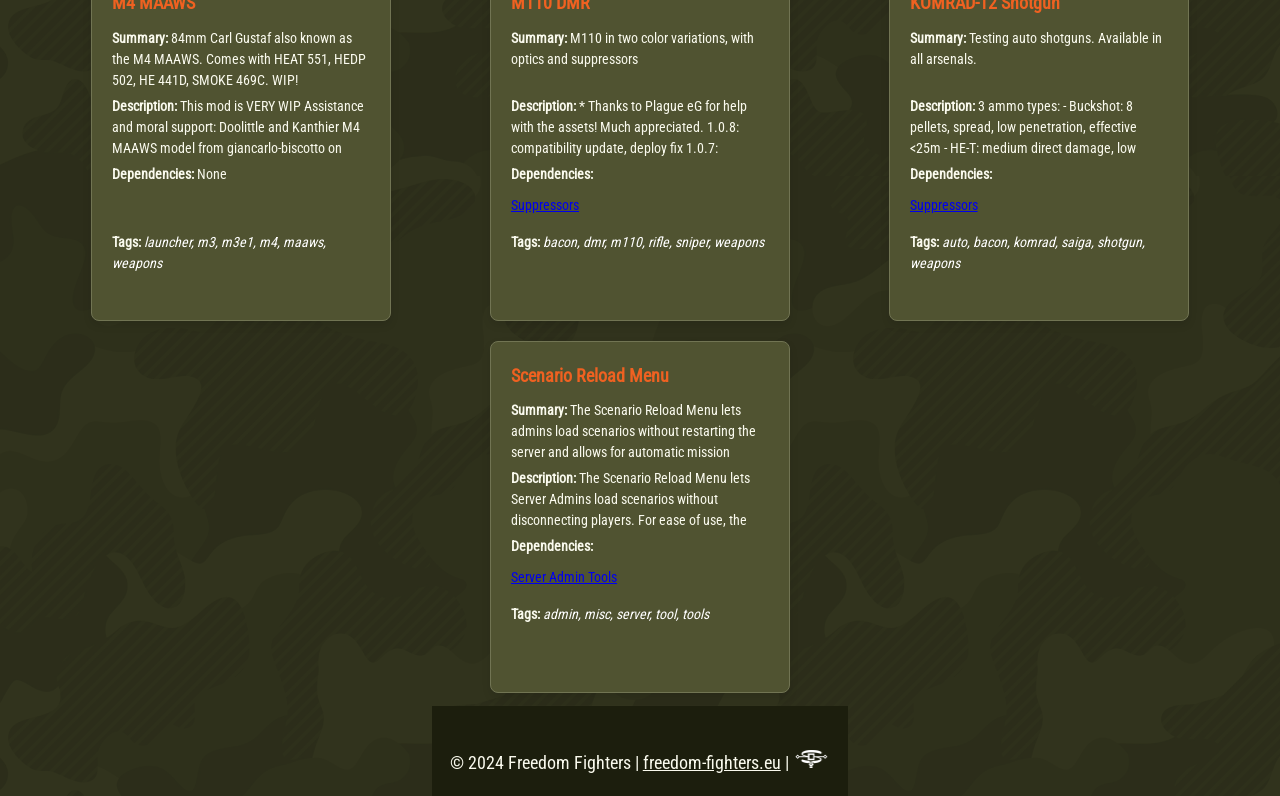
<file: mods-overview.html>
<!DOCTYPE html>
<html lang="en">
<head>
    <meta charset="UTF-8">
    <meta name="viewport" content="width=device-width, initial-scale=1.0">
    <title>Freedom Fighters - Mods Overview</title>
    <link rel="stylesheet" href="static/css/styles.css">
    <link rel="stylesheet" href="static/css/training.css">
    <script src="static/js/quiz.js"></script>
</head>
<body>
    <!-- Header with Navigation Links -->
    <header>
        <div class="logo">
          <img src="media/logo.png" alt="Freedom Fighters Logo">
        </div>
        <button class="hamburger" aria-label="Toggle navigation">
          ☰
      </button>
        <nav>
       <ul id="menu" class="menu">
           <li><a href="index.html" target="_self">Home</a></li>
           <li><a href="mods-overview.html" target="_self">Mods Overview</a></li>
           <li><a href="server-guide.html" target="_self">Server Guide</a></li>
           <li><a href="training.html" class="active" target="_self">Training</a></li>
           <li><a href="https://discord.gg/2EjZr5YkeB" class="enlist" target="_blank">Enlist</a></li>
       </ul>
   </nav>
    </header>

    <!-- Main Content for Mods Overview -->
    <main class="mods-overview">
        <h1>Mods Overview</h1>
        <p>Below is a list of mods we use to enhance realism and gameplay. Click on each mod to learn more or download.</p>
        <div class="mod-container">
            <div class="mod-box">
                <div class="mod-header"><a href="https://reforger.armaplatform.com/workshop/606B100247F5C709" target="_blank">Bacon Loadout Editor</a></div>
                <div class="mod-details">
                    <ul>
                        <li><strong>Summary:</strong> Primarily intended to customize weapons, provides a refreshing character loadout experience</li>
                        <li><strong>Description:</strong> Primarily intended to customize weapons, provides a refreshing character loadout experience. Currently several bugs in the game prevent it from saving/loading loadouts.</li>
                                                 <li><strong>Dependencies:</strong> None</li>
                        <li><strong>Tags:</strong> <span class="tags">bacon, editor, loadout, misc, systems</span></li>
                    </ul>
                </div>
            </div>
            <div class="mod-box">
                <div class="mod-header"><a href="https://reforger.armaplatform.com/workshop/5994AD5A9F33BE57" target="_blank">Game Master FX</a></div>
                <div class="mod-details">
                    <ul>
                        <li><strong>Summary:</strong> Adds explosions, fire, parachute flare and smoke effects to Game Master</li>
                        <li><strong>Description:</strong> - 4 Explosion Effects - 7 Smoke Effects - 3 Fire Effects - 2 Parachute Flare Effects - 5 Artillery Shell Effects and Barrage Systems - 2 Mines - 2 Sounds (Sirens) - 5 Destructible Props - 2 Gas Clouds Mine Sweeper model: 11TH AB - CPT. Nomad 1.0.60: dummy update for sync purposes 1.0.59: Update for game version 1.0.58: Removed arland debug stuff 1.0.57: AP mine origin a little higher 1.0.56: AP mine has bigger hitbox now 1.0.55: Flag action fix maybe 1.0.54: Mines might be fixed 1.0.53: Disabled mines until I fix them 1.0.52: compatibility update 1.0.51: added lights to Large and Huge explosions 1.0.50: AT mines now kill driver and gunner to avoid the teamkill issue 1.0.48-1.0.49: Mine tweaks - let's try setting vehicles on fire with AT mines. 1.0.47: Tweaking mines again. Let me know if they are worse. Added new siren. Added two destructible radar props. 1.0.46: Mine collisions set to static - should no longer float away into space. Added air raid siren. Increased smoke size and lens flares of flare effects. 1.0.45: Holidays are over :( 1.0.39: Bringing Large and Huge explosion sounds into game version 0.9.7 1.0.38: Attempt to reduce possible entity browser filter conflicts with other mods. 1.0.37: Doubled AT mine damage. 1.0.34-36: Added two mines. 1.0.33: Fixed crash in spawning medium artilllery due to incorrect warhead prefab. 1.0.32: Fixed some artillery projectiles not showing up. Removed penetrator from medium artillery so it does not instantly destroy a BTR. 1.0.31: Barrage range max 150 meters, all explosion damage significantly increased (large and huge can destroy vehicles now)</li>
                                                 <li><strong>Dependencies:</strong> None</li>
                        <li><strong>Tags:</strong> <span class="tags">artillery, explosions, fire, flare, fx, game, master, smoke, systems</span></li>
                    </ul>
                </div>
            </div>
            <div class="mod-box">
                <div class="mod-header"><a href="https://reforger.armaplatform.com/workshop/5964E0B3BB7410CE" target="_blank">Game Master Enhanced</a></div>
                <div class="mod-details">
                    <ul>
                        <li><strong>Summary:</strong> Game Master Enhanced (GME), formerly known as Odin's Game Master Additions, is an Arma Reforger mod aimed at improving and expanding the functionality of the Game Master real-time editor.</li>
                        <li><strong>Description:</strong> Game Master Enhanced (GME), formerly known as Odin's Game Master Additions, is an Arma Reforger mod aimed at improving and expanding the functionality of the Game Master real-time editor. GME is built with communities who use Game Master as their primary mission making tool in mind by enabling them with powerful tools to create dynamic scenarios in an efficient manner. Features: - Makes saving/loading of scenarios available in MP (PC only). - Context action to teleport a player to their group leader. - Toggle damage and visibility of objects. - Formation, stance and skill attributes for AI. - Cycle waypoint to make AI move in repeated patterns. - Waypoint radius and completion attributes. Contributing: You can help out with the ongoing development by looking for potential bugs in our code base, or by contributing new features. We are always welcoming new pull requests containing bug fixes, refactors and new features. We have a list of tasks and bugs on our issue tracker on GitHub ( https://github.com/zen-mod/GME_AR ). Please comment on issues you want to contribute with, to avoid duplicating effort. Submitting Issues and Feature Requests: Please use our Issue Tracker to report a bug, propose a feature, or suggest changes to the existing ones: https://github.com/zen-mod/GME_AR/issues .</li>
                                                 <li><strong>Dependencies:</strong> None</li>
                        <li><strong>Tags:</strong> <span class="tags">editor, systems, zeus</span></li>
                    </ul>
                </div>
            </div>
            <div class="mod-box">
                <div class="mod-header"><a href="https://reforger.armaplatform.com/workshop/5CE334EA7649C7CC" target="_blank">Game Master Safe Zones</a></div>
                <div class="mod-details">
                    <ul>
                        <li><strong>Summary:</strong> Testing faction-based placeable safe zones</li>
                        <li><strong>Description:</strong> todo: add vehicles 1.0.6: shape resolution capped at 60 1.0.5: max radius 32->48 1.0.4: JIP/streaming sync of radius fixes 1.0.3: fixed inverted state of damage handling 1.0.2: fixed radius not updating in multiplayer 1.0.1: - deleting zone will also delete god mode - added radius slider - faction of zone can now be changed (in case you have custom factions)</li>
                                                 <li><strong>Dependencies:</strong> None</li>
                        <li><strong>Tags:</strong> <span class="tags">bacon, game, master, protection, safe, spawn, systems, zone</span></li>
                    </ul>
                </div>
            </div>
            <div class="mod-box">
                <div class="mod-header"><a href="https://reforger.armaplatform.com/workshop/5F2944B7474F043F" target="_blank">Disable Game Master Budgets</a></div>
                <div class="mod-details">
                    <ul>
                        <li><strong>Summary:</strong> Toggle GM budgets on and off (default on)</li>
                        <li><strong>Description:</strong> Also known as the Server Crasher 3000</li>
                                                 <li><strong>Dependencies:</strong> None</li>
                        <li><strong>Tags:</strong> <span class="tags">bacon, budget, disable, game, master, misc</span></li>
                    </ul>
                </div>
            </div>
            <div class="mod-box">
                <div class="mod-header"><a href="https://reforger.armaplatform.com/workshop/5D6EBC81EB1842EF" target="_blank">Enfusion Persistence Framework</a></div>
                <div class="mod-details">
                    <ul>
                        <li><strong>Summary:</strong> A framework to save and load the world state in Enfusion engine powered games.</li>
                        <li><strong>Description:</strong> A framework to save and load the world state in Enfusion engine powered games. This framework is built on top of the Enfusion Database Framework. The persistence logic is responsible for collecting and translating the world state (relevant game entities and scripted instances) into DB entities which the DB framework can then store. On server restart all changes from the last session are requested from the DB and the save-data is applied back onto the world so players can continue to play. GitHub: https://github.com/Arkensor/EnfusionPersistenceFramework</li>
                                                 <li><strong>Dependencies:</strong>
                            <ul class="dependencies">
                                <li><a href="https://reforger.armaplatform.com/workshop/5D6EA74A94173EDF-EnfusionDatabaseFramework" target="_blank">Enfusion Database Framework</a></li>
                            </ul>
                        <li><strong>Tags:</strong> <span class="tags">persistence, savefiles, systems</span></li>
                    </ul>
                </div>
            </div>
            <div class="mod-box">
                <div class="mod-header"><a href="https://reforger.armaplatform.com/workshop/5D6EA74A94173EDF" target="_blank">Enfusion Database Framework</a></div>
                <div class="mod-details">
                    <ul>
                        <li><strong>Summary:</strong> A database framework to connect the Enfusion engine with SQL-, document- and local file databases.</li>
                        <li><strong>Description:</strong> A database framework to connect the Enfusion engine with SQL-, document- and local file databases. GitHub: https://github.com/Arkensor/EnfusionDatabaseFramework</li>
                                                 <li><strong>Dependencies:</strong> None</li>
                        <li><strong>Tags:</strong> <span class="tags">database, mongodb, mysql, systems</span></li>
                    </ul>
                </div>
            </div>
            <div class="mod-box">
                <div class="mod-header"><a href="https://reforger.armaplatform.com/workshop/5965550F24A0C152" target="_blank">Where Am I</a></div>
                <div class="mod-details">
                    <ul>
                        <li><strong>Summary:</strong> Shows where you are on the map</li>
                        <li><strong>Description:</strong> This is a simple mod that marks your current location on the map with a red circle. There is also a button in the top toolbar that will center the map on you. It will apply to any gamemode/mission as long as the mod is enabled.</li>
                                                 <li><strong>Dependencies:</strong> None</li>
                        <li><strong>Tags:</strong> <span class="tags">easy, gps, misc, simple</span></li>
                    </ul>
                </div>
            </div>
            <div class="mod-box">
                <div class="mod-header"><a href="https://reforger.armaplatform.com/workshop/61791838E28F4C5C" target="_blank">Colored Chat Message Roles</a></div>
                <div class="mod-details">
                    <ul>
                        <li><strong>Summary:</strong> Adds colored Admin and GM chat roles</li>
                        <li><strong>Description:</strong> Thanks to Bacon for the Chat Message Roles Thanks to Oxyode for the Colored Effects on the Roles</li>
                                                 <li><strong>Dependencies:</strong> None</li>
                        <li><strong>Tags:</strong> <span class="tags">systems</span></li>
                    </ul>
                </div>
            </div>
            <div class="mod-box">
                <div class="mod-header"><a href="https://reforger.armaplatform.com/workshop/5B0D1E4380971EBD" target="_blank">COALITION Squad Interface</a></div>
                <div class="mod-details">
                    <ul>
                        <li><strong>Summary:</strong> An all encompassing squad interface that adds better nametags, group display, a squad radar with color teams, stamina bar, and configurable settings for both players and server admins.</li>
                        <li><strong>Description:</strong> CSI - (Coalition Squad Interface) aims to replicate and expand upon all systems seen in ShakTac and DUI. This mod is currently under active development. Note: - Please make sure you dont have any other nametag editing mod loaded! Current Features: - Compass - Stamina Bar - Group Display with Color Teams - Ability to hide all UI elements with keybinds - Squad Radar - Ability to override settings/what's displayed from the server - Nametags with Group Name and Color Team Translations Provided By: - Pi123263 - Pokertour Created by: Njpatman, Tanaka, StalinForPresident, and Leo for use in Coalitions server. Feel free to use it in your own server if you want! You can find us here: discord.gg/the-coalition</li>
                                                 <li><strong>Dependencies:</strong> None</li>
                        <li><strong>Tags:</strong> <span class="tags">characters, csi, effects, misc, systems</span></li>
                    </ul>
                </div>
            </div>
            <div class="mod-box">
                <div class="mod-header"><a href="https://reforger.armaplatform.com/workshop/5F268647F8A1A1F4" target="_blank">CRX Enfusion A.I.</a></div>
                <div class="mod-details">
                    <ul>
                        <li><strong>Summary:</strong> * ---------------------------------------------------------------- * Arma Reforger: CRX Enfusion A.I. Modification * ----------------------------------------------------------------</li>
                        <li><strong>Description:</strong> Arma Reforger CRX Enfusion A.I. ===================================================== A.I. modification based on latest 1.2.0.124 stable version. A.I. Base System: ----------------------------------------------------- Tba A.I. Feature Systems: ----------------------------------------------------- - A.I. Rank & Skill System - A.I. Combat Movement System A.I. Combat Systems: ----------------------------------------------------- Tba A.I. Game Master GUI: ----------------------------------------------------- - A.I. Rank GUI - A.I. Formation GUI - A.I. Perception GUI - A.I. Investigate GUI - A.I. Combat System GUI - A.I. Aim Accuracy Error GUI - A.I. Attack Reaction Delay GUI - A.I. Force Flashlight State GUI - A.I. Global Settigs Override GUI - A.I. Weapon Fire Reaction Distance GUI</li>
                                                 <li><strong>Dependencies:</strong> None</li>
                        <li><strong>Tags:</strong> <span class="tags">ai, bot, crx, eai, misc, npc, systems</span></li>
                    </ul>
                </div>
            </div>
            <div class="mod-box">
                <div class="mod-header"><a href="https://reforger.armaplatform.com/workshop/5C73156675E11A0F" target="_blank">GM Persistent Loadouts</a></div>
                <div class="mod-details">
                    <ul>
                        <li><strong>Summary:</strong> Persists Loadouts on Game Master Servers</li>
                        <li><strong>Description:</strong> Loadouts are written to $profile/GMPersistentLoadouts They are bound to the Identity ID and loaded when a player chooses their faction. 1.0.11: Removed the loadout size limit 1.0.10: Fix for Fix GM blacklist menu 1.0.9: Fix GM blacklist menu 1.0.8: Compatibility update 1.0.7: Compatibility update 1.0.6: Loadouts of length higher than 65500 are no longer saved due to a potential crash 1.0.5: Changed conditional for file handle 1.0.4: Added a conditional for loadout string being empty 1.0.3: Added a conditional for failure to open files 1.0.2: Trying to patch an obscure bug that may or may not be serious</li>
                                                 <li><strong>Dependencies:</strong> None</li>
                        <li><strong>Tags:</strong> <span class="tags">arsenal, bacon, loadouts, misc, persistent</span></li>
                    </ul>
                </div>
            </div>
            <div class="mod-box">
                <div class="mod-header"><a href="https://reforger.armaplatform.com/workshop/5E389BB9F58B79A6" target="_blank">SpaceCore</a></div>
                <div class="mod-details">
                    <ul>
                        <li><strong>Summary:</strong> A core mod that includes scripts used in all of my mods.</li>
                        <li><strong>Description:</strong> Created to easily consolidate all of my scripts and make updating them easier. A big thanks to Bacon for letting me use his scripts. Thank you to Ram for allowing me to use a few of his scripts as well!</li>
                                                 <li><strong>Dependencies:</strong> None</li>
                        <li><strong>Tags:</strong> <span class="tags">misc</span></li>
                    </ul>
                </div>
            </div>
            <div class="mod-box">
                <div class="mod-header"><a href="https://reforger.armaplatform.com/workshop/6088A3044B7ECBFD" target="_blank">Keep Gun When Uncon</a></div>
                <div class="mod-details">
                    <ul>
                        <li><strong>Summary:</strong> Tries to holster gun when going unconscious</li>
                        <li><strong>Description:</strong> Implementation originally created by R34P3R, modified.</li>
                                                 <li><strong>Dependencies:</strong> None</li>
                        <li><strong>Tags:</strong> <span class="tags">bacon, gun, keep, misc, uncon</span></li>
                    </ul>
                </div>
            </div>
            <div class="mod-box">
                <div class="mod-header"><a href="https://reforger.armaplatform.com/workshop/5D0551624969C92E" target="_blank">Zeliks Character</a></div>
                <div class="mod-details">
                    <ul>
                        <li><strong>Summary:</strong> Released under (APL-ND) meaning NO DERIVATIVES Mod is to be used as a dependency, no altering of core files.</li>
                        <li><strong>Description:</strong> If you are not a modder don't bother downloading, no assets are included.</li>
                                                 <li><strong>Dependencies:</strong> None</li>
                        <li><strong>Tags:</strong> <span class="tags">attachment, character, characters, misc, slots, systems, zelik</span></li>
                    </ul>
                </div>
            </div>
            <div class="mod-box">
                <div class="mod-header"><a href="https://reforger.armaplatform.com/workshop/5E92F5A4A1B75A75" target="_blank">Player Map Markers</a></div>
                <div class="mod-details">
                    <ul>
                        <li><strong>Summary:</strong> Marks players and vehicles occupied by players on the map.</li>
                        <li><strong>Description:</strong> Marks players and vehicles occupied by players on the map. Inspired by the conventions used by Spoffy in Mike Force in Arma 3. Feedback tracker: https://github.com/Kexanone/ArmaReforgerMods/issues Source Code: https://github.com/Kexanone/ArmaReforgerMods/tree/main/addons/PVEPlayerMapMarkers</li>
                                                 <li><strong>Dependencies:</strong> None</li>
                        <li><strong>Tags:</strong> <span class="tags">map, marker, player, systems</span></li>
                    </ul>
                </div>
            </div>
            <div class="mod-box">
                <div class="mod-header"><a href="https://reforger.armaplatform.com/workshop/623EEDF242F6265E" target="_blank">Gogland</a></div>
                <div class="mod-details">
                    <ul>
                        <li><strong>Summary:</strong> Gogland</li>
                        <li><strong>Description:</strong> Real island Fictional layout</li>
                                                 <li><strong>Dependencies:</strong> None</li>
                        <li><strong>Tags:</strong> <span class="tags">terrains</span></li>
                    </ul>
                </div>
            </div>
            <div class="mod-box">
                <div class="mod-header"><a href="https://reforger.armaplatform.com/workshop/591AF5BDA9F7CE8B" target="_blank">Capture & Hold</a></div>
                <div class="mod-details">
                    <ul>
                        <li><strong>Summary:</strong> Join teams of players and the fight for Everon in Capture & Hold, an official multiplayer game mode.</li>
                        <li><strong>Description:</strong> Engage in close-quarters combat, secure key objectives, and hold your ground against opponents in this collection of fast-paced, team versus team scenarios. Created by Bohemia Interactive, Capture & Hold is the ideal addon for those players that enjoy quick and decisive battles.</li>
                                                 <li><strong>Dependencies:</strong> None</li>
                        <li><strong>Tags:</strong> <span class="tags">action, capture, control, faction, gamemode, hold, multiplayer, objective, scenarios_mp, sector, seize, systems, tactical</span></li>
                    </ul>
                </div>
            </div>
            <div class="mod-box">
                <div class="mod-header"><a href="https://reforger.armaplatform.com/workshop/62952497125C5F6A" target="_blank">Freedom Fighters Base Camp</a></div>
                <div class="mod-details">
                    <ul>
                        <li><strong>Summary:</strong> Freedom Fighters Base Camp</li>
                        <li><strong>Description:</strong> re-upload</li>
                                                 <li><strong>Dependencies:</strong>
                            <ul class="dependencies">
                                <li><a href="https://reforger.armaplatform.com/workshop/606B100247F5C709-BaconLoadoutEditor" target="_blank">Bacon Loadout Editor</a></li>
                            </ul>
                        <li><strong>Tags:</strong> <span class="tags">mp, pc, scenarios_mp, scenarios_sp, sp</span></li>
                    </ul>
                </div>
            </div>
            <div class="mod-box">
                <div class="mod-header"><a href="https://reforger.armaplatform.com/workshop/5A56FA0AC53F8C80" target="_blank">ChernarusReforged</a></div>
                <div class="mod-details">
                    <ul>
                        <li><strong>Summary:</strong> Chernarus Reforged</li>
                        <li><strong>Description:</strong> Chernarus Reforged is Chernarus in Arma reforger more or less its still being worked on but is currently sitting on a playable size as big as Arland Custom Buildings are already there, and more to come. Thanks CyborgMatt for all the help with Error fixes.</li>
                                                 <li><strong>Dependencies:</strong> None</li>
                        <li><strong>Tags:</strong> <span class="tags">terrains</span></li>
                    </ul>
                </div>
            </div>
            <div class="mod-box">
                <div class="mod-header"><a href="https://reforger.armaplatform.com/workshop/61232176C85B8C44" target="_blank">TFG Wolf Islands</a></div>
                <div class="mod-details">
                    <ul>
                        <li><strong>Summary:</strong> Tropical Islands Inspired By Arma 3 Tanoa,</li>
                        <li><strong>Description:</strong> The Islands has military bases, Prisons, caves, airports & More.</li>
                                                 <li><strong>Dependencies:</strong>
                            <ul class="dependencies">
                                <li><a href="https://reforger.armaplatform.com/workshop/5CB6E1FA81C7B8D5-PoliceDepartment" target="_blank">Police Department</a></li>
                                <li><a href="https://reforger.armaplatform.com/workshop/5D84C738432BFE6A-WolfsBuildingPack" target="_blank">WolfsBuildingPack</a></li>
                                <li><a href="https://reforger.armaplatform.com/workshop/5E1735DB431EE29B-GulfcoastBuildings" target="_blank">Gulfcoast Buildings</a></li>
                                <li><a href="https://reforger.armaplatform.com/workshop/5E8EB849F3CF691C-ML_Eastern_European_Assets" target="_blank">ML_Eastern_European_Assets</a></li>
                                <li><a href="https://reforger.armaplatform.com/workshop/5EFB27AF9491B331-MMHsIVY" target="_blank">MMHs IVY</a></li>
                            </ul>
                        <li><strong>Tags:</strong> <span class="tags">force, gaming, islands, map, task, terrains, tropical, wolf</span></li>
                    </ul>
                </div>
            </div>
            <div class="mod-box">
                <div class="mod-header"><a href="https://reforger.armaplatform.com/workshop/61B514B96692C049" target="_blank">ConflictPVERemixedVanilla2.0</a></div>
                <div class="mod-details">
                    <ul>
                        <li><strong>Summary:</strong> Conflict PVE Remixed Vanilla US (players) vs USSR (ai)</li>
                        <li><strong>Description:</strong> Conflict PVE Remixed Vanilla US (players) vs USSR (ai) Requires: - no dependencies Features: - Many cap points moved into the towns they're near - Many new cap points, even on the islands! - Counter attacks! - AI driving patrols! - Civilians! - No stamina custom loadouts for US - Higher rank lock for helis - Save any faction items in arsenals - 1Km name tags - Votekick requires 50% to succeed - Server-side saves "work" using -loadSessionSave parameter when launching your server (still experimantal) Discord to report issues/feedback/donate: f2Ze6vU</li>
                                                 <li><strong>Dependencies:</strong> None</li>
                        <li><strong>Tags:</strong> <span class="tags">conflict, pve, remixed, scenarios_mp, scenarios_sp</span></li>
                    </ul>
                </div>
            </div>
            <div class="mod-box">
                <div class="mod-header"><a href="https://reforger.armaplatform.com/workshop/60C4E0B49618CC62" target="_blank">ACE All in One</a></div>
                <div class="mod-details">
                    <ul>
                        <li><strong>Summary:</strong> ACE Anvil is an experimental realism mod for Arma Reforger. This mod provides a one-click solution for subscribing and loading all ACE mods.</li>
                        <li><strong>Description:</strong> Details for this mod can be found in our documentations: https://anvil.acemod.org/components/all-in-one/</li>
                                                 <li><strong>Dependencies:</strong>
                            <ul class="dependencies">
                                <li><a href="https://reforger.armaplatform.com/workshop/5DBD560C5148E1DA-ACECarrying" target="_blank">ACE Carrying</a></li>
                                <li><a href="https://reforger.armaplatform.com/workshop/5EB744C5F42E0800-ACEChopping" target="_blank">ACE Chopping</a></li>
                                <li><a href="https://reforger.armaplatform.com/workshop/606C369BAC3F6CC3-ACEFinger" target="_blank">ACE Finger</a></li>
                                <li><a href="https://reforger.armaplatform.com/workshop/60C4C12DAE90727B-ACEMedical" target="_blank">ACE Medical</a></li>
                                <li><a href="https://reforger.armaplatform.com/workshop/60C4CE4888FF4621-ACECore" target="_blank">ACE Core</a></li>
                                <li><a href="https://reforger.armaplatform.com/workshop/60C53A9372ED3964-ACECompass" target="_blank">ACE Compass</a></li>
                                <li><a href="https://reforger.armaplatform.com/workshop/60E573C9B04CC408-ACEBackblast" target="_blank">ACE Backblast</a></li>
                                <li><a href="https://reforger.armaplatform.com/workshop/60EAEA0389DB3CC2-ACETrenches" target="_blank">ACE Trenches</a></li>
                            </ul>
                        <li><strong>Tags:</strong> <span class="tags">advanced, anvil, combat, environment, realism, systems</span></li>
                    </ul>
                </div>
            </div>
            <div class="mod-box">
                <div class="mod-header"><a href="https://reforger.armaplatform.com/workshop/611CB1D409001EB0" target="_blank">ACE Magazine Repack</a></div>
                <div class="mod-details">
                    <ul>
                        <li><strong>Summary:</strong> Magrepack provides players with the ability to repack magazines.</li>
                        <li><strong>Description:</strong> Details for this mod can be found in our documentations: https://anvil.acemod.org/components/magrepack/</li>
                                                 <li><strong>Dependencies:</strong> None</li>
                        <li><strong>Tags:</strong> <span class="tags">advanced, anvil, combat
            environment, realism, systems</span></li>
                    </ul>
                </div>
            </div>
            <div class="mod-box">
                <div class="mod-header">HMMWV  VARIANTS PACK (No additional details available)</div>
            </div>
            <div class="mod-box">
                <div class="mod-header"><a href="https://reforger.armaplatform.com/workshop/5D1880C4AD410C14" target="_blank">M1 Abrams</a></div>
                <div class="mod-details">
                    <ul>
                        <li><strong>Summary:</strong> Contains the M1A1 and M1A2 with both TUSK upgrade kits.</li>
                        <li><strong>Description:</strong> M1 Abrams with the A1, A2, Tusk I and Tusk II varients. To select next round for reload just drag the desired round into the turret inventory. Want to support my work and see more behind the scenes content? Follow me on Patreon at patreon.com/SpaceStrider !</li>
                                                 <li><strong>Dependencies:</strong>
                            <ul class="dependencies">
                                <li><a href="https://reforger.armaplatform.com/workshop/5E389BB9F58B79A6-SpaceCore" target="_blank">SpaceCore</a></li>
                            </ul>
                        <li><strong>Tags:</strong> <span class="tags">abrams, tank, usa, vehicles</span></li>
                    </ul>
                </div>
            </div>
            <div class="mod-box">
                <div class="mod-header"><a href="https://reforger.armaplatform.com/workshop/612F4C04CFF9B1C4" target="_blank">BradleyFix</a></div>
                <div class="mod-details">
                    <ul>
                        <li><strong>Summary:</strong> Attempts to fix some bugs of the M2 Bradley mod. And adds RHS periscopes to the bradley. https://docs.rhsmods.org/rhs-status-quo-user-documentation/arma-reforger/rhs-status-quo</li>
                        <li><strong>Description:</strong> Attempts to fix some bugs of the M2 Bradley mod such as the server crashes. And adds RHS periscopes to the bradley as well as RHS gunner nightvision. https://docs.rhsmods.org/rhs-status-quo-user-documentation/arma-reforger/rhs-status-quo -Thanks to Spacestriders Spacecore as that is used to make some of the turnout animation -Contact #tonimontana on discord</li>
                                                 <li><strong>Dependencies:</strong>
                            <ul class="dependencies">
                                <li><a href="https://reforger.armaplatform.com/workshop/595F2BF2F44836FB-RHS-StatusQuo" target="_blank">RHS - Status Quo</a></li>
                                <li><a href="https://reforger.armaplatform.com/workshop/5E193315C8E82019-M2BradleyFightingVehicle" target="_blank">M2 Bradley Fighting Vehicle</a></li>
                            </ul>
                        <li><strong>Tags:</strong> <span class="tags">vehicles</span></li>
                    </ul>
                </div>
            </div>
            <div class="mod-box">
                <div class="mod-header"><a href="https://reforger.armaplatform.com/workshop/5E193315C8E82019" target="_blank">M2 Bradley Fighting Vehicle</a></div>
                <div class="mod-details">
                    <ul>
                        <li><strong>Summary:</strong> M2 Bradley Fighting Vehicle Contains: M2A2 OD Green M2A2 Desert M2A2 MERDC</li>
                        <li><strong>Description:</strong> The Bradley Fighting Vehicle (BFV) is a tracked armoured fighting vehicle platform of the United States developed by FMC Corporation and manufactured by BAE Systems Land & Armaments, formerly United Defense. The BFV is named after U.S. General Omar Bradley. The Bradley is designed to transport infantry or scouts with armor protection, while providing covering fire to suppress enemy troops and armored vehicles. This mod contains the M2A2 variant of the BFV in OD Green, Desert, and MERDC camo patterns.  Currently sporting a 25mm Bushmaster Chaingun firing HEI-T, an M240D firing 7.62 AP, and a TOW launcher firing TOW II missiles.</li>
                                                 <li><strong>Dependencies:</strong>
                            <ul class="dependencies">
                                <li><a href="https://reforger.armaplatform.com/workshop/5AAF6D5352E5FCAB-ProjectRedline-Core" target="_blank">Project Redline - Core</a></li>
                                <li><a href="https://reforger.armaplatform.com/workshop/5E389BB9F58B79A6-SpaceCore" target="_blank">SpaceCore</a></li>
                                <li><a href="https://reforger.armaplatform.com/workshop/5F1EE615E7AE3106-BGONE" target="_blank">BGONE</a></li>
                            </ul>
                        <li><strong>Tags:</strong> <span class="tags">ifv, tracked, us, vehicles</span></li>
                    </ul>
                </div>
            </div>
            <div class="mod-box">
                <div class="mod-header"><a href="https://reforger.armaplatform.com/workshop/61D702195F9E12C1" target="_blank">M2 Bradley - Revival Edit</a></div>
                <div class="mod-details">
                    <ul>
                        <li><strong>Summary:</strong> Re-Upload of the BradleyFix. TESTING</li>
                        <li><strong>Description:</strong> Work in Progress. Probably not working fully yet</li>
                                                 <li><strong>Dependencies:</strong>
                            <ul class="dependencies">
                                <li><a href="https://reforger.armaplatform.com/workshop/5E193315C8E82019-M2BradleyFightingVehicle" target="_blank">M2 Bradley Fighting Vehicle</a></li>
                                <li><a href="https://reforger.armaplatform.com/workshop/612F4C04CFF9B1C4-BradleyFix" target="_blank">BradleyFix</a></li>
                            </ul>
                        <li><strong>Tags:</strong> <span class="tags">vehicles</span></li>
                    </ul>
                </div>
            </div>
            <div class="mod-box">
                <div class="mod-header"><a href="https://reforger.armaplatform.com/workshop/5C961A93A16EB866" target="_blank">British Armed Forces Vehicles</a></div>
                <div class="mod-details">
                    <ul>
                        <li><strong>Summary:</strong> Royal Marine vehicle pack for 42 Commando. Models provided by Recce Green.</li>
                        <li><strong>Description:</strong> Currently contains the AH-64 Mk1 Apache, CH-47 Chinook, Jackal and MRZR. You can find the 42 Commando Royal Marines down below: https://discord.gg/zUthHNBGqp</li>
                                                 <li><strong>Dependencies:</strong>
                            <ul class="dependencies">
                                <li><a href="https://reforger.armaplatform.com/workshop/5CCCC1DFB9C93581-AH-64DApache" target="_blank">AH-64D Apache</a></li>
                            </ul>
                        <li><strong>Tags:</strong> <span class="tags">armed, british, forces, vehicles</span></li>
                    </ul>
                </div>
            </div>
            <div class="mod-box">
                <div class="mod-header"><a href="https://reforger.armaplatform.com/workshop/605E3A755084A345" target="_blank">HumveeVariants4Conflict</a></div>
                <div class="mod-details">
                    <ul>
                        <li><strong>Summary:</strong> Humvee Variants for Conflict game mode</li>
                        <li><strong>Description:</strong> Humvee variants for Conflict game mode. adds them to the motor pool. requires "Humvee Variants" mod available here: https://reforger.armaplatform.com/workshop/5D9ECAD071E9ECBC-HUMVEEVARIANTSPACK</li>
                                                 <li><strong>Dependencies:</strong>
                            <ul class="dependencies">
                                <li><a href="https://reforger.armaplatform.com/workshop/5D9ECAD071E9ECBC-HMMWVVARIANTSPACK" target="_blank">HMMWV  VARIANTS PACK</a></li>
                            </ul>
                        <li><strong>Tags:</strong> <span class="tags">conflict, humvee, variants, vehicles</span></li>
                    </ul>
                </div>
            </div>
            <div class="mod-box">
                <div class="mod-header"><a href="https://reforger.armaplatform.com/workshop/61031068D8E95AEB" target="_blank">M1070-Fix</a></div>
                <div class="mod-details">
                    <ul>
                        <li><strong>Summary:</strong> Reupload of SpaceStriders M1070s mod. Sadly without towing</li>
                        <li><strong>Description:</strong> Reupload of SpaceStriders M1070s mod. Sadly without towing. Only includes a varaint with a fixed container and no towing.</li>
                                                 <li><strong>Dependencies:</strong> None</li>
                        <li><strong>Tags:</strong> <span class="tags">m1070, vehicles</span></li>
                    </ul>
                </div>
            </div>
            <div class="mod-box">
                <div class="mod-header"><a href="https://reforger.armaplatform.com/workshop/5CCCC1DFB9C93581" target="_blank">AH-64D Apache</a></div>
                <div class="mod-details">
                    <ul>
                        <li><strong>Summary:</strong> Adds the AH-64D Apache Longbow to the game. Highly WIP</li>
                        <li><strong>Description:</strong> The AH-64D is an attack helicopter developed by Boeing Defense, equipped with advanced avionics and weapons systems for all-weather, day and night operations. It features a four-blade main rotor and a tail rotor, and can carry a variety of weapons, including rockets, missiles, and a 30mm chain gun. Want to support my work and see more behind the scenes content? Follow me on Patreon at patreon.com/SpaceStrider !</li>
                                                 <li><strong>Dependencies:</strong>
                            <ul class="dependencies">
                                <li><a href="https://reforger.armaplatform.com/workshop/5E389BB9F58B79A6-SpaceCore" target="_blank">SpaceCore</a></li>
                                <li><a href="https://reforger.armaplatform.com/workshop/5F1EE615E7AE3106-BGONE" target="_blank">BGONE</a></li>
                            </ul>
                        <li><strong>Tags:</strong> <span class="tags">apache, helicopter, vehicles</span></li>
                    </ul>
                </div>
            </div>
            <div class="mod-box">
                <div class="mod-header"><a href="https://reforger.armaplatform.com/workshop/62990B6623136209" target="_blank">British Community Common</a></div>
                <div class="mod-details">
                    <ul>
                        <li><strong>Summary:</strong> A common mod for the british community</li>
                        <li><strong>Description:</strong> A common mod for the british community adding a british faction and various scripts</li>
                                                 <li><strong>Dependencies:</strong> None</li>
                        <li><strong>Tags:</strong> <span class="tags">misc</span></li>
                    </ul>
                </div>
            </div>
            <div class="mod-box">
                <div class="mod-header"><a href="https://reforger.armaplatform.com/workshop/5E8CA06EE59E7F13" target="_blank">Prontos Brit Kit</a></div>
                <div class="mod-details">
                    <ul>
                        <li><strong>Summary:</strong> Collection of British kit, issued and private purchase.</li>
                        <li><strong>Description:</strong> Although under an APL-ND license, I will allow the use of this addon to be used as a dependency to modify the neccessery files to allow for use in; modded faction/arsenal boxes,custom server configs and improvement mods such as sounds, animations, realism.</li>
                                                 <li><strong>Dependencies:</strong>
                            <ul class="dependencies">
                                <li><a href="https://reforger.armaplatform.com/workshop/5D0551624969C92E-ZeliksCharacter" target="_blank">Zeliks Character</a></li>
                                <li><a href="https://reforger.armaplatform.com/workshop/62990B6623136209-BritishCommunityCommon" target="_blank">British Community Common</a></li>
                            </ul>
                        <li><strong>Tags:</strong> <span class="tags">characters, compositions, effects, misc, props, systems, weapons</span></li>
                    </ul>
                </div>
            </div>
            <div class="mod-box">
                <div class="mod-header"><a href="https://reforger.armaplatform.com/workshop/60C40CDB56C23C6B" target="_blank">vPad</a></div>
                <div class="mod-details">
                    <ul>
                        <li><strong>Summary:</strong> Replaces map w/ functional minimap... VilaskisPad - (vPad for short) is a rugged tablet with GPS positioning system. Running on experimental GlutenOS (gOS) software.</li>
                        <li><strong>Description:</strong> 1.1.72 Update: + Update for 1.2.0.92 Update + New markers * Added player markers * Fixed group markers Function * Changes map with vPad (tablet) * vPad is a usable minimap (doesn't open full map) * Usable when jogging and driving * Center mode (locks player to center of minimap) * Panning minimap Lore VilaskisPad - (vPad for short) is a rugged handheld tablet with GPS positioning system. VIL-SPEC-810G environement resistance Certified. VilP (Vilaskis Protection) VP68/VP69K dust and water proof Certified. Running on experimental GlutenOS (gOS) software. CONTROLS Keyboard:Default arrow keys to pan minimap, rebindable in controls. Controller:Y + D-pad(arrows), rebindable in controls The binds will block other inputs when the minimap is open Credits: Vilaskis, GlutenFreeVapes https://forums.bohemia.net/forums/topic/282894-vpad-functional-minimap-rugged-tablet/ ...older updates... 1.1.71 Update: + TEST Update for 1.2 Game + some wip test code (buggy markers etc?) 1.1.6 Update: + Map marker fix (for combat ops markers) 1.1.5 Update: + update to game version 1.1 (13 Mar 2024) + Map Marker aspect ratio fix 1.1.4 Update: + Map Marker FPS drop fix 1.1.3 Update: + Map Marker Test 1.1.2 Update: + Fix minimap breaking after traveling 2km 1.1.0 Update: + Add Options to help using vPad while driving/piloting + fix vPad now centered when opening + fix full map bugged when opening + Add option (enabled by default) to tap for minimap, hold for map + Added keybind to instantly go to gOS settings from minimap + can be disabled in settings + fix text chat not working with minimap + text chat will now block minimap inputs + fix full map zoom based on vPad zoom + now full map zoom is saved and loaded when opening/closing it + fix minimap going away when using gas pedal(right trigger) on a controller + this can be disabled in the settings + fix brightness with NVG + added option to change vPad brightness + keyboard keybind to change brightness + Settings + added options menu tab for gOS + Option to disable panning + Option to disable zooming + new default keybind for controller: * Hold Y to pan using D-Pad * press B to center (in future reforger update, controllers can change keybinds)</li>
                                                 <li><strong>Dependencies:</strong> None</li>
                        <li><strong>Tags:</strong> <span class="tags">gps, misc, systems, vpad</span></li>
                    </ul>
                </div>
            </div>
            <div class="mod-box">
                <div class="mod-header"><a href="https://reforger.armaplatform.com/workshop/61F556B3A0EEB369" target="_blank">TFTB Rhs Arsenal edit</a></div>
                <div class="mod-details">
                    <ul>
                        <li><strong>Summary:</strong> Adds rhs items to us/ussr/fia arsenals. Adds Sierra Golf veritas items to US arsenal All credits to Sierra Golf team All credits to RHS team</li>
                        <li><strong>Description:</strong> Adds Sierra golf and rhs items to us arsenals, nothing else has been changed on the mods. Made for Tactical Barbie servers. Any issues contact .gg/tacticalbarbies This mod is licensed under Arma Public</li>
                                                 <li><strong>Dependencies:</strong>
                            <ul class="dependencies">
                                <li><a href="https://reforger.armaplatform.com/workshop/595F2BF2F44836FB-RHS-StatusQuo" target="_blank">RHS - Status Quo</a></li>
                                <li><a href="https://reforger.armaplatform.com/workshop/5AB301290317994A-Suppressors" target="_blank">Suppressors</a></li>
                                <li><a href="https://reforger.armaplatform.com/workshop/5ABD0CB57F7E9EB1-RISLaserAttachments" target="_blank">RIS Laser Attachments</a></li>
                                <li><a href="https://reforger.armaplatform.com/workshop/5D0551624969C92E-ZeliksCharacter" target="_blank">Zeliks Character</a></li>
                                <li><a href="https://reforger.armaplatform.com/workshop/5E8CA06EE59E7F13-ProntosBritKit" target="_blank">Prontos Brit Kit</a></li>
                            </ul>
                        <li><strong>Tags:</strong> <span class="tags">characters, vehicles, weapons</span></li>
                    </ul>
                </div>
            </div>
            <div class="mod-box">
                <div class="mod-header"><a href="https://reforger.armaplatform.com/workshop/59673B6FBB95459F" target="_blank">BetterTracers 2.0</a></div>
                <div class="mod-details">
                    <ul>
                        <li><strong>Summary:</strong> More Visible And Beautiful Tracers</li>
                        <li><strong>Description:</strong> More Visible And Beautiful Tracers v2.0.3 Tracers now gets "longer" depends on velocity, added pre-burn time and now all tracers lasts 2 seconds v2.0.0 Initial realsease of remake of BT - Enhanced tracer bounce physics, Realistic burnt decals, Stunning visuals, Improved performance. Im gathering feedback - my discord ashyl1. Thanks! If you want to support my work - boosty.to/suvwar //v2.0.2 Fixed relative LV //v2.0.1 Hotfix of multiply particles spawn on penetration //v2.0.0 Initial realsease of remake of BT - Enhanced tracer bounce physics, Realistic burnt decals, Stunning visuals, Improved performance //v1.3.0 Great optimization, improvments //v1.2.8 Hotfix //v1.2.7 Dynamic light improvments 2 //v1.2.6 Dynamic light improvments //v1.2.5 Tweaks //v 1.2.4 Description update //v 1.2.3 Shadow fixed and intenstity of bounced tracer reduced //v 1.2.2 Fixes //v 1.2.1 Update and fixes for 1.0 Arma Reforger update //v 1.1.10 Probably fixed compability with RHS + tweaks //v 1.1.9 Particles improvment, sound of burn added //v 1.1.8 Big update, now tracers light visible at day, new cool ricochet effect, 7,62x39 tracer added //v 1.1.7 Reduced glow //v 1.1.6 Shadow fix - thanks bacon#8008. effects improvment and tweaks //v 1.1.5 Large Caliber Effects improvment //v 1.1.4 Added 7,62x39 tracer effects //v 1.1.3 Ricochet tracers are now dynamic light. //v 1.1.2 Hotfix //v 1.1.1 Added dynamic light for tracers, 14,5mm now green // v1.1.0 Fixes //v 1.0.10 Some fixes //v1.0.9 The glow of tracers has been slightly reduced, now it's not Star Wars. Testing a new tracer rebound system, it's a little unfinished, but it looks cool, i need feedback in discord in "Particles" channel //1.0.8 Soviets now have green tracers //1.0.7 Fixed hit effect, now there is the effect of hitting the material and the effect of burning out the tracer at the same time //1.0.6 Now we have different effects of tracer burnout for large and small calibers //1.0.5 Test build, now we have a tracer hit effect and now tracers ricochet more //1.0.4 Now it affects all tracer bullets including heavy machine guns //1.0.1 Some fixes, still may be some baggy, but looks pretty //1.0.0 Release, may be some baggy</li>
                                                 <li><strong>Dependencies:</strong> None</li>
                        <li><strong>Tags:</strong> <span class="tags">better, blastcore, effects, tracer, weapons</span></li>
                    </ul>
                </div>
            </div>
            <div class="mod-box">
                <div class="mod-header"><a href="https://reforger.armaplatform.com/workshop/59674C21AA886D57" target="_blank">BetterMuzzleFlashes 2.0</a></div>
                <div class="mod-details">
                    <ul>
                        <li><strong>Summary:</strong> Enhance your experience with BetterMuzzleFlashes, offering heightened realism and enhanced visibility for muzzle flashes, accompanied by lifelike smoke effects.</li>
                        <li><strong>Description:</strong> Enhance your experience with BetterMuzzleFlashes, offering heightened realism and enhanced visibility for muzzle flashes, accompanied by lifelike smoke effects. If you want to support my work - boosty.to/suvwar //v2.0.8 AK-74 more realistic smoke and flash, m16 smoke improvments, tweaks //v2.0.7 Tweaks //v2.0.6 Hotfix //v2.0.5 Hotfix //v2.0.4 Hotfix //v2.0.3 Hotfix //v2.0.2 Hotfix //v2.0.1 Hotfix //v2.0.0 Re-made from scratch, better now //v1.5.0 Experimental > Stable //v1.4.3 Improvments //v1.4.3 New ground smoke (and now side smoke, if you shoot close to wall, small hill etc) system, some improvments //v1.4.1 Horfix //v1.4.0 Optimization, improvments //v1.3.9 Description update //v 1.3.8 Tweaks //v 1.3.7 Quick update for Arma Reforger 1.0, slightly optimized muzzle smoke for some  weapons. Will be continue to improving //v 1.3.6 Improvments //v 1.3.5 Improvments //v 1.3.4 Improvments //v 1.3.3 New system for muzzle flashes //v 1.3.2 Optimization, tweaks //v 1.3.1 Fixes //v 1.3.0 Optimization, improvments //v 1.2.9 Зашибись //v 1.2.8 Minor changes //v 1.2.7 Optimization, reduced ammount of smoke //v 1.2.6 Some changes //v 1.2.5 Some changes //v 1.2.2 Minor changes //v 1.2.1 Minor changes //v 1.2.1 Some impr //v 1.2.0 Big update! Now smoke is longer lifetime and other improvments! //v 1.1.3 Some fixes //v 1.1.2 Vz58 effects added //v 1.1.1 Improvments of ground smoke and others //v 1.1.0 Some improvments //v 1.0.9 Merge version from experimental branch //v 1.0.8 AK-74 Ground smoke fix //v 1.0.7 Some fixes //v 1.0.6 Added ground smoke effect, like in arma 3 (will be better) //v 1.0.5 New smoke effects for all weapons and new flashes for heavy mg //v 1.0.4 Fixed muzzle flash from MGs //v 1.0.3 Glows more, so its more noticeable from a distance //v 1.0.2 Less sparks and some fixes //v 1.0.1 First version, may be baggy</li>
                                                 <li><strong>Dependencies:</strong> None</li>
                        <li><strong>Tags:</strong> <span class="tags">blastcore, effect, effects, fire, flash, muzzle, weapons</span></li>
                    </ul>
                </div>
            </div>
            <div class="mod-box">
                <div class="mod-header"><a href="https://reforger.armaplatform.com/workshop/5B3ED33ADA805340" target="_blank">Task Force Mattock Weapons</a></div>
                <div class="mod-details">
                    <ul>
                        <li><strong>Summary:</strong> Custom Weapon Pack created for the 3RD Ranger Battalion M4A1 Block II FSP variants - Block II/Block II M203 MK18 variant M110K1 variant Mk48 Mod 1 M4 SBR MK17 H&K416D</li>
                        <li><strong>Description:</strong> Custom Weapon Pack created for the 3RD Ranger Battalion Currently has: M4A1 Block II FSP in 2 variants - Block II and Block II M203 MK18 in unpainted variant M110K1 DMR MK48 Mod 1 M4 SBR MK17 HK416 Glock 17 Gen 5 Attachments: Eotech XPS3 Elcan SpecterDR 1/4x Trijicon MRO Reflex Trijicon TA31 ACOG 4x + RMR Schmidt & Bender PMII 5-15x (custom reticle recreated from Schmidt & Bender website) AN/PEQ-15 (working green laser) Surefire Scout M300C (working flashlight) Surefire SOCOM556RC Suppressor (working, sound WIP) AAC SDN-6 Suppressor (working, custom sound) XLR1 Tactical Pistol Light Burris Fastfire RMR Pistol Optic Working suppressor and laser/flashlight via dependency using custom models. Custom paint jobs fully created by me on Substance Painter (may be some weirdness, not fully discovered all issues). All components animated fully by me. WIP as always.</li>
                                                 <li><strong>Dependencies:</strong>
                            <ul class="dependencies">
                                <li><a href="https://reforger.armaplatform.com/workshop/5AB301290317994A-Suppressors" target="_blank">Suppressors</a></li>
                                <li><a href="https://reforger.armaplatform.com/workshop/5ABD0CB57F7E9EB1-RISLaserAttachments" target="_blank">RIS Laser Attachments</a></li>
                            </ul>
                        <li><strong>Tags:</strong> <span class="tags">3rbn, 3rw, blockii, m110, m4a1, rangers, weapon, weapons</span></li>
                    </ul>
                </div>
            </div>
            <div class="mod-box">
                <div class="mod-header"><a href="https://reforger.armaplatform.com/workshop/6056DBEFCB4DE935" target="_blank">MAKO MK17 SC</a></div>
                <div class="mod-details">
                    <ul>
                        <li><strong>Summary:</strong> SCAR MK17 SC RIS SUP support animated custom sound</li>
                        <li><strong>Description:</strong> SCAR MK17 SC RIS SUP support animated custom sound</li>
                                                 <li><strong>Dependencies:</strong>
                            <ul class="dependencies">
                                <li><a href="https://reforger.armaplatform.com/workshop/5AB301290317994A-Suppressors" target="_blank">Suppressors</a></li>
                                <li><a href="https://reforger.armaplatform.com/workshop/5ABD0CB57F7E9EB1-RISLaserAttachments" target="_blank">RIS Laser Attachments</a></li>
                            </ul>
                        <li><strong>Tags:</strong> <span class="tags">weapons</span></li>
                    </ul>
                </div>
            </div>
            <div class="mod-box">
                <div class="mod-header"><a href="https://reforger.armaplatform.com/workshop/614CFCA9B113944E" target="_blank">ANZAC Arma RHS Retexture</a></div>
                <div class="mod-details">
                    <ul>
                        <li><strong>Summary:</strong> RHS Retexture</li>
                        <li><strong>Description:</strong> All credits to RHS for the models. Includes -AMCU Crye top and bottom -New Zealand Patch</li>
                                                 <li><strong>Dependencies:</strong>
                            <ul class="dependencies">
                                <li><a href="https://reforger.armaplatform.com/workshop/595F2BF2F44836FB-RHS-StatusQuo" target="_blank">RHS - Status Quo</a></li>
                            </ul>
                        <li><strong>Tags:</strong> <span class="tags">characters</span></li>
                    </ul>
                </div>
            </div>
            <div class="mod-box">
                <div class="mod-header"><a href="https://reforger.armaplatform.com/workshop/615F7A92CCEDD8E3" target="_blank">AT4 - M136</a></div>
                <div class="mod-details">
                    <ul>
                        <li><strong>Summary:</strong> - M136 AT4 - Double damage of the m72</li>
                        <li><strong>Description:</strong> Still WIP: - need to fix the animation of the firing - need to fix the palcement in the back of the character - try to make a version with the sight closed and when extend it it open the sight - french texture of the launcher feel free to dm me for any upgrade --- Ah, dear Tiger! The sources are in the mod. If you want to have fun decompiling them, while you yourself are fighting against it, why not simply send me a message? Instead of ruining the Arma community and tarnishing the image of French players, let’s talk directly. Let’s ensure that the community remains a place of camaraderie and mutual support, not suspicion and discord. Take care! --- Thanks to the overlord team, Sen, and Kyle for helping me If you have any questions or bug reports or even if you'd like to join  us, here's our Discord : https://discord.gg/wgswfCnMuE</li>
                                                 <li><strong>Dependencies:</strong> None</li>
                        <li><strong>Tags:</strong> <span class="tags">french, frm, launcher, weapons</span></li>
                    </ul>
                </div>
            </div>
            <div class="mod-box">
                <div class="mod-header"><a href="https://reforger.armaplatform.com/workshop/5D61500CC41C394B" target="_blank">M4 - 4 Versions RHS compatible</a></div>
                <div class="mod-details">
                    <ul>
                        <li><strong>Summary:</strong> 4 M4 variants Working Suppressor Hydra Rail Works with RHS sights and lasers M4 carry handle (stock) M4 carry handle with UBGL M4 Hydra Rail M4 Hydra Rail with UBGL</li>
                        <li><strong>Description:</strong> The M4 is the carbine version of the M16A2, which is the NATO-caliber variant of the M16. The M4 has a shorter barrel and an adjustable length stock. The M4 retains the direct impingement gas system of the M16. The action cycles due to gas siphoned from the barrel impinging via a small tube onto a piston which is part of the bolt. The M4 is a select-fire rifle. Most variants allow for full automatic fire, with some having a similar three round burst mechanism as the M16A2. Some M4 variants are fitted with an integrated carry handle that houses the rear sights. The vast majority of M4 models are of the flattop variant. These feature a Picatinny accessory rail on top of the receiver for mounting optical or mechanical sights.</li>
                                                 <li><strong>Dependencies:</strong>
                            <ul class="dependencies">
                                <li><a href="https://reforger.armaplatform.com/workshop/595F2BF2F44836FB-RHS-StatusQuo" target="_blank">RHS - Status Quo</a></li>
                                <li><a href="https://reforger.armaplatform.com/workshop/5AB301290317994A-Suppressors" target="_blank">Suppressors</a></li>
                            </ul>
                        <li><strong>Tags:</strong> <span class="tags">m4, rhs, ubgl, weapons</span></li>
                    </ul>
                </div>
            </div>
            <div class="mod-box">
                <div class="mod-header"><a href="https://reforger.armaplatform.com/workshop/5D715869CDED62D7" target="_blank">M4A1 with M320 and M203</a></div>
                <div class="mod-details">
                    <ul>
                        <li><strong>Summary:</strong> M4A1 with M302 UBGL and rail for sight/flash/laser M4A1 with rail for sight/flash/laser M4A1 with M203 UBGL and rail for sight/flash/laser lLOADOUTS WORKS now with working suppressors</li>
                        <li><strong>Description:</strong> The M4A1 carbine is a fully automatic variant of the basic M4 carbine intended for special operations use.[60] The M4A1 was introduced in May 1991 and was in service in 1994. The M4A1 was the first M4 model with the removable carry handle. M320 Grenade Launcher Module (GLM) is the U.S. military's designation for a new single-shot 40 mm grenade launcher system to replace the M203[2][3] for the U.S. Army, while other services initially kept using the older M203. The M320 uses the same High-Low Propulsion System as the M203.</li>
                                                 <li><strong>Dependencies:</strong>
                            <ul class="dependencies">
                                <li><a href="https://reforger.armaplatform.com/workshop/5AB301290317994A-Suppressors" target="_blank">Suppressors</a></li>
                                <li><a href="https://reforger.armaplatform.com/workshop/5ABD0CB57F7E9EB1-RISLaserAttachments" target="_blank">RIS Laser Attachments</a></li>
                            </ul>
                        <li><strong>Tags:</strong> <span class="tags">weapons</span></li>
                    </ul>
                </div>
            </div>
            <div class="mod-box">
                <div class="mod-header"><a href="https://reforger.armaplatform.com/workshop/5AD299F4421F1D6A" target="_blank">Desert Eagle</a></div>
                <div class="mod-details">
                    <ul>
                        <li><strong>Summary:</strong> Desert Eagle with scope/attachment support and broken animations in the US arsenal</li>
                        <li><strong>Description:</strong> * warning: overpowered and inaccurate * animations are not final and probably will never be Just trying to figure out how handguns work in this game Model: Desert Eagle by Minte Elseviers is licensed under Creative Commons Attribution 1.0.8: Compatibility update 1.0.7: Sound tweaks, ironsights excluded from optics switching 1.0.6: Moving attachment points to prepare for big alignment changes 1.0.5: Updated to remove Optics Pack mod dependency 1.0.4: Fix ugly attach/detach strings 1.0.2-1.0.3: - extreme damage - bigger muzzle effect</li>
                                                 <li><strong>Dependencies:</strong>
                            <ul class="dependencies">
                                <li><a href="https://reforger.armaplatform.com/workshop/5ABD0CB57F7E9EB1-RISLaserAttachments" target="_blank">RIS Laser Attachments</a></li>
                            </ul>
                        <li><strong>Tags:</strong> <span class="tags">deagle, desert, eagle, weapons</span></li>
                    </ul>
                </div>
            </div>
            <div class="mod-box">
                <div class="mod-header"><a href="https://reforger.armaplatform.com/workshop/6273146ADFE8241D" target="_blank">AH6M</a></div>
                <div class="mod-details">
                    <ul>
                        <li><strong>Summary:</strong> AH6M Littlebird</li>
                        <li><strong>Description:</strong> WIP updates will still go ahead 9 variants included MH6M can carry up to 8 passengers AH6M Standard 2x M134               (Pilot Controled) 2x LAU86 Pods     (Pilot Controled) AH6M M134 2x M134              (Pilot Controled) AH6M RKT 2x LAU86 Pods    (Pilot Controled) AH6M ATGMX1 2x M134               (Pilot Controled) 1x LAU86 Pod      (Pilot Controled) 1x AGM114x2      (CoPilot Controled) AH6M ATGMX2 2x M134              (Pilot Controled) 2x AGM114x2     (CoPilot Controled) AH6M AIM92X1 2x M134              (Pilot Controled) 1x AIM92x2         (CoPilot Controled) 1x LAU86 Pod     (Pilot Controled) AH6M AIM92X2 2x M134              (Pilot Controled) 2x AIM92x2         (CoPilot Controled) AH6M GAU19 2x M134             (Pilot Controled) 1x GAU19           (Pilot Controled) 1x LAU86 Pod    (Pilot Controled) A flight suit and helmet is included in the US box All Weapons are reloadable via Helipad just look at the pods and rearm them Every variant has a Gunner Camera for scouting If you have AH6M upgrade those camera will also have Thermals Link below https://reforger.armaplatform.com/workshop/62AE96D92179F7A0-AH6MUpgrade Thankyou to these amazing people for helping me get this bird up in the air 0zzie                 Main Textures of the Heli Ayiirogon         Decals Textures Naito                Cleaning up Models Oxide Three     Bones/Animation Tonimontana   Massive Enfusion help Cyborgmatt      Massive Enfusion Help and WCS armament mod for the weapons Agent Zero       MFD Scripts AussieMercs    Weapon ammo count MFD scripts without them this bird wouldnt be operational Any bugs pls contact me in the thread on both official arma discord and the Arma modding lounge</li>
                                                 <li><strong>Dependencies:</strong>
                            <ul class="dependencies">
                                <li><a href="https://reforger.armaplatform.com/workshop/629B2BA37EFFD577-WCS_Armament" target="_blank">WCS_Armament</a></li>
                            </ul>
                        <li><strong>Tags:</strong> <span class="tags">ah6, helicopter, littlebird, md500, mh6, vehicles</span></li>
                    </ul>
                </div>
            </div>
            <div class="mod-box">
                <div class="mod-header"><a href="https://reforger.armaplatform.com/workshop/61AEB4EBB4831C34" target="_blank">Minimi Mk3 & Para</a></div>
                <div class="mod-details">
                    <ul>
                        <li><strong>Summary:</strong> British Minimi Mk3 & Minimi Para</li>
                        <li><strong>Description:</strong> .</li>
                                                 <li><strong>Dependencies:</strong>
                            <ul class="dependencies">
                                <li><a href="https://reforger.armaplatform.com/workshop/5AB301290317994A-Suppressors" target="_blank">Suppressors</a></li>
                                <li><a href="https://reforger.armaplatform.com/workshop/5ABD0CB57F7E9EB1-RISLaserAttachments" target="_blank">RIS Laser Attachments</a></li>
                                <li><a href="https://reforger.armaplatform.com/workshop/5AF6E0F075D79473-M249ScopeRails" target="_blank">M249 Scope Rails</a></li>
                            </ul>
                        <li><strong>Tags:</strong> <span class="tags">weapons</span></li>
                    </ul>
                </div>
            </div>
            <div class="mod-box">
                <div class="mod-header"><a href="https://reforger.armaplatform.com/workshop/5AB890B71D748750" target="_blank">M4 Block II and URG-I</a></div>
                <div class="mod-details">
                    <ul>
                        <li><strong>Summary:</strong> "Best M4 Mod for Reforger" - Some Guy on Discord Customize in the loadout editor :)</li>
                        <li><strong>Description:</strong> Adds M4 in 4 variants with about 150 customizable parts in the Bacon Loadout Editor.</li>
                                                 <li><strong>Dependencies:</strong>
                            <ul class="dependencies">
                                <li><a href="https://reforger.armaplatform.com/workshop/5AB301290317994A-Suppressors" target="_blank">Suppressors</a></li>
                                <li><a href="https://reforger.armaplatform.com/workshop/5ABD0CB57F7E9EB1-RISLaserAttachments" target="_blank">RIS Laser Attachments</a></li>
                            </ul>
                        <li><strong>Tags:</strong> <span class="tags">bacon, block, m4, urgi, weapons</span></li>
                    </ul>
                </div>
            </div>
            <div class="mod-box">
                <div class="mod-header"><a href="https://reforger.armaplatform.com/workshop/5DF14A2FD0C42CC0" target="_blank">MAKO AK 105 Zentico</a></div>
                <div class="mod-details">
                    <ul>
                        <li><strong>Summary:</strong> own sound Comes with suppressor RHS compatible 60 rounder pic by myvapeblewup</li>
                        <li><strong>Description:</strong> The AK-105 is a shortened carbine version of the AK-74M rifle, which in turn was derived from the original AK-47 design and its successor, the AK-74. It is chambered to fire 5.45×39mm ammunition.[1]</li>
                                                 <li><strong>Dependencies:</strong>
                            <ul class="dependencies">
                                <li><a href="https://reforger.armaplatform.com/workshop/5AB301290317994A-Suppressors" target="_blank">Suppressors</a></li>
                                <li><a href="https://reforger.armaplatform.com/workshop/5ABD0CB57F7E9EB1-RISLaserAttachments" target="_blank">RIS Laser Attachments</a></li>
                            </ul>
                        <li><strong>Tags:</strong> <span class="tags">weapons</span></li>
                    </ul>
                </div>
            </div>
            <div class="mod-box">
                <div class="mod-header"><a href="https://reforger.armaplatform.com/workshop/5D7531C2D05BC700" target="_blank">MCR-Pack 5.56x45</a></div>
                <div class="mod-details">
                    <ul>
                        <li><strong>Summary:</strong> MCR PACK: 4 variantions WORKS WITH ANY RIS ATTACHMENT/OPTIC NOW ALSO CAN USE SUPPRESSORS MCR DMR MCR SAW MCR CQC MCR CARBINE</li>
                        <li><strong>Description:</strong> MCR PACK: 4 variantions WORKS WITH BACONS SCOPES DMR - BLACK , WOODLAND , UCP , TAN , DIGITAN, TWO TONE SCOPED, RANGEFINDER, 20 ROUND SEMI SAW -BLLACK ,WOODLAND , UCP , TAN , DIGITAN, TWO TONE 100 ROUND, SPECTER , LASER , FULL AUTO (1000 RPM) CARBNE - BLACBK , WOODLAND , UCP , TAN , DIGITAN, TWO TONE M320 ,SPECTER, LASER, 30 ROUND SEMI/FULL (650 RPM) CQC - BLACK , WOODLAND , UCP , TAN , DIGITAN, TWO TONE HOLO , LASER , FLASHLIGHT, 60 ROUND  SEMI/FULL (850 RPM)</li>
                                                 <li><strong>Dependencies:</strong>
                            <ul class="dependencies">
                                <li><a href="https://reforger.armaplatform.com/workshop/5AB301290317994A-Suppressors" target="_blank">Suppressors</a></li>
                                <li><a href="https://reforger.armaplatform.com/workshop/5ABD0CB57F7E9EB1-RISLaserAttachments" target="_blank">RIS Laser Attachments</a></li>
                            </ul>
                        <li><strong>Tags:</strong> <span class="tags">weapons</span></li>
                    </ul>
                </div>
            </div>
            <div class="mod-box">
                <div class="mod-header"><a href="https://reforger.armaplatform.com/workshop/5F253314CCC13FD4" target="_blank">Ghost 9</a></div>
                <div class="mod-details">
                    <ul>
                        <li><strong>Summary:</strong> Ghost 9 with suppressor and sight support</li>
                        <li><strong>Description:</strong> Ghost 9 with suppressor and sight support added 9 S/A</li>
                                                 <li><strong>Dependencies:</strong>
                            <ul class="dependencies">
                                <li><a href="https://reforger.armaplatform.com/workshop/5AB301290317994A-Suppressors" target="_blank">Suppressors</a></li>
                                <li><a href="https://reforger.armaplatform.com/workshop/5ABD0CB57F7E9EB1-RISLaserAttachments" target="_blank">RIS Laser Attachments</a></li>
                            </ul>
                        <li><strong>Tags:</strong> <span class="tags">weapons</span></li>
                    </ul>
                </div>
            </div>
            <div class="mod-box">
                <div class="mod-header"><a href="https://reforger.armaplatform.com/workshop/616478A18DC7DCB6" target="_blank">FN SCAR -HEAVY and LIGHT-</a></div>
                <div class="mod-details">
                    <ul>
                        <li><strong>Summary:</strong> FN SCAR-H 7.62mm NATO and FN SCAR-L 5.56x45mm in 2 variants (FDE/BLACK) with suppressors and foregrips.</li>
                        <li><strong>Description:</strong> All picatinny rails work with any RIS attachments from other mods (i.e Optics/Lights/Lasers) Flippable iron sights Custom weapon animations Custom player animations Custom AAC SDN-6 and SRD762 Supressors Custom 556 suppressors (USING SEPERATE RIFLE PREFABS FOR SUPP AND UNSUPP UNTIL BOHEMIA ADD SUPPRESSORS) 6 custom foregrips Custom SCAR-H magazines 2k textures Special thanks to Cyborgmatt and Jamsheed for all the help</li>
                                                 <li><strong>Dependencies:</strong> None</li>
                        <li><strong>Tags:</strong> <span class="tags">fn, fnscar, modern, scar, scarh, scarl, weapon, weapons</span></li>
                    </ul>
                </div>
            </div>
            <div class="mod-box">
                <div class="mod-header"><a href="https://reforger.armaplatform.com/workshop/61F0B1422F398807" target="_blank">SVD Spectre Edit</a></div>
                <div class="mod-details">
                    <ul>
                        <li><strong>Summary:</strong> SVD Spectre edit</li>
                        <li><strong>Description:</strong> Added two variants of Spectre SVD - No attachments - No suprresor Also changed the handguard and stock materials to be less reflective (more resemble to plastic than painted wood) Main addon done by SRGshadows</li>
                                                 <li><strong>Dependencies:</strong>
                            <ul class="dependencies">
                                <li><a href="https://reforger.armaplatform.com/workshop/5E39644AB07EA789-SPECTRESVD" target="_blank">SPECTRE SVD</a></li>
                            </ul>
                        <li><strong>Tags:</strong> <span class="tags">weapons</span></li>
                    </ul>
                </div>
            </div>
            <div class="mod-box">
                <div class="mod-header"><a href="https://reforger.armaplatform.com/workshop/60D23A92813D0C8E" target="_blank">Country Flag Patches</a></div>
                <div class="mod-details">
                    <ul>
                        <li><strong>Summary:</strong> Just a pack of patches for a number of countries and other roles.</li>
                        <li><strong>Description:</strong> A very basic flag and roles patches pack based on RHS. Currently contains flag patches for: - Poland - Czech Rep. - Slovakia - Hungary - Romania - Ukraine - Lithuania - Latvia - Estonia - Finland - Sweden - Norway - Denmark - Germany - Netherlands - Austria - France - Italy - Spain - Portugal - Turkey - Great Britain - Ireland - Canada - Australia - Pogon - Greek - Serbian - Slovenian - American - Russian - Belorussian - Croat - Bulgaria - Switzerland - Belgium - Macedonia - Bosnia and Herzegovina - Moldova - Albania - Montenegro - Brazil - Lebanon - Mexico - Scotland - Wales - South Africa - China - Dominican Republic - Kazakhstan - Iraq - Syria - Egypt - Iran - India - Pakistan - Venezuela - Colombia - New Zeland - Japan - North Korea - South Korea - Vietnam - Indonesia - Singapore - Malaysia - Philippines - Thailand - Taiwan - Puerto Rico - Cyprus - Greek Cyprus - Bolivia - Cuba Other: - EU - NATO - NATO (RG) - UN - Tactical Sassy - StDavids - Everon Defence Force - Everon FIA - Altis FIA - Chernorus Roles: - Medic (Red +) - Medic (Red) - Medic (Black) - Medic * - Military Police (Green) - Alpha (From 1-1 to 1-9) - Bravo (From 1-1 to 1-9) - Charlie (From 1-1 to 1-9) - Delta (From 1-1 to 1-9) Planned: - Multicam (MC) variants for the rest of the countries patches - More roles patches (EOD, Blood types etc) Known Issues: - Contrast may be a bit off on some of the textures Contact: Discord = iamspookd (Feel free to contact me via dms or preferably dedicated Arma Refogrer Discord mod thread if you'd like me to include a specific country or other cool ideas or in case there are any issues that I might've missed) Special Thanks to: BlackRivoR - Helping out with the textures for the squad patches The rest of the bois from the "GetSpookd's Co-Op Server" for motivating me to work further on this And to the dependency assets makers: Red Hammer Studios - RHS Status Quo https://docs.rhsmods.org/rhs-status-quo-user-documentation/arma-reforger/rhs-status-quo/eula</li>
                                                 <li><strong>Dependencies:</strong>
                            <ul class="dependencies">
                                <li><a href="https://reforger.armaplatform.com/workshop/595F2BF2F44836FB-RHS-StatusQuo" target="_blank">RHS - Status Quo</a></li>
                            </ul>
                        <li><strong>Tags:</strong> <span class="tags">characters, flag, patch</span></li>
                    </ul>
                </div>
            </div>
            <div class="mod-box">
                <div class="mod-header"><a href="https://reforger.armaplatform.com/workshop/59A30ACC02650E71" target="_blank">Night Vision System</a></div>
                <div class="mod-details">
                    <ul>
                        <li><strong>Summary:</strong> Full Night Vision System. Can be found in any "Equipement Crate". Please read the description.</li>
                        <li><strong>Description:</strong> Full Night Vision System. All NVG can be found in an "Arsenal" in the GameMaster mode . All faction are available. In "settings/Controls/Night Vision System" you can set 3 keys. - "Toggle - Night Vision" by default it's "N". (Xbox : Double Pad RIGHT) by default. - "Increase luminosity - Night Vision" by default it's "SHIFT + =" (Xbox : RB + Pad UP) by default. - "Decrease luminosity - Night Vision" by default it's "SHIFT + )" (Xbox : RB+ Pad Down) by default. Night vision is also available in : GameMaster/Editor, Armavision, Adminmode. The GPNVG model have been made by Iulian_Dobrogeanu. You can find them here : https://skfb.ly/orJHu</li>
                                                 <li><strong>Dependencies:</strong> None</li>
                        <li><strong>Tags:</strong> <span class="tags">effects, weapons</span></li>
                    </ul>
                </div>
            </div>
            <div class="mod-box">
                <div class="mod-header"><a href="https://reforger.armaplatform.com/workshop/5F2176F0C7ED7486" target="_blank">p320</a></div>
                <div class="mod-details">
                    <ul>
                        <li><strong>Summary:</strong> P320 with animation</li>
                        <li><strong>Description:</strong> The SIG Sauer P320 is a modular semi-automatic pistol made by SIG Sauer, Inc., SIG Sauer's American branch.[4] It is a further development of the SIG Sauer P250, utilizing a striker-fired mechanism in lieu of a double action only hammer system. The P320 can be chambered in 9×19mm Parabellum, .357 SIG, .40 S&W, .45 ACP, and 10mm Auto and can be easily converted from one caliber to another; a change from .357 SIG to .40 S&W requires only a barrel change; a change from 9mm to .357 SIG or .40 S&W (or vice versa) is accomplished using a caliber exchange kit.</li>
                                                 <li><strong>Dependencies:</strong> None</li>
                        <li><strong>Tags:</strong> <span class="tags">weapons</span></li>
                    </ul>
                </div>
            </div>
            <div class="mod-box">
                <div class="mod-header"><a href="https://reforger.armaplatform.com/workshop/5D915A9DC6EB0856" target="_blank">Benelli M4</a></div>
                <div class="mod-details">
                    <ul>
                        <li><strong>Summary:</strong> Big thanks to Zelik 2 Benelli M4 with 4 types of ammo 12ga Slug 12ga Rubber slug 12ga Buckshot 12ga Birdshot RIS compatible, Animated , Custom sound US arsenal</li>
                        <li><strong>Description:</strong> Big thanks to Zelik helping me getting the animation to work <3 Benelli M4 with 4 types of ammo 12ga Slug 12ga Rubber slug 12ga Buckshot 12ga Birdshot RIS compatible, Animated , Custom sound US arsenal</li>
                                                 <li><strong>Dependencies:</strong>
                            <ul class="dependencies">
                                <li><a href="https://reforger.armaplatform.com/workshop/5AB301290317994A-Suppressors" target="_blank">Suppressors</a></li>
                                <li><a href="https://reforger.armaplatform.com/workshop/5ABD0CB57F7E9EB1-RISLaserAttachments" target="_blank">RIS Laser Attachments</a></li>
                            </ul>
                        <li><strong>Tags:</strong> <span class="tags">shell, shotgun, weapon, weapons</span></li>
                    </ul>
                </div>
            </div>
            <div class="mod-box">
                <div class="mod-header"><a href="https://reforger.armaplatform.com/workshop/5AB301290317994A" target="_blank">Suppressors</a></div>
                <div class="mod-details">
                    <ul>
                        <li><strong>Summary:</strong> Suppressors reupload. Requires compatible gun.</li>
                        <li><strong>Description:</strong> Suppressors reupload. Requires compatible gun.</li>
                                                 <li><strong>Dependencies:</strong> None</li>
                        <li><strong>Tags:</strong> <span class="tags">bacon, misc, silencer, suppressor, weapons</span></li>
                    </ul>
                </div>
            </div>
            <div class="mod-box">
                <div class="mod-header"><a href="https://reforger.armaplatform.com/workshop/5CF0C3158AB2337E" target="_blank">Task Force Mattock Uniforms</a></div>
                <div class="mod-details">
                    <ul>
                        <li><strong>Summary:</strong> Complete rework from the ground up. Models from CGTrader - full licenses are available with receipts if required. Updated for 0.9.9 medical features</li>
                        <li><strong>Description:</strong> This will take too long, needless to say, a lot of US forces equipment and gear. No vehicles or weapons on this pack. Zelik's Extra Attachments Mod needed due to the accessories etc.</li>
                                                 <li><strong>Dependencies:</strong>
                            <ul class="dependencies">
                                <li><a href="https://reforger.armaplatform.com/workshop/59A30ACC02650E71-NightVisionSystem" target="_blank">Night Vision System</a></li>
                                <li><a href="https://reforger.armaplatform.com/workshop/5D0551624969C92E-ZeliksCharacter" target="_blank">Zeliks Character</a></li>
                            </ul>
                        <li><strong>Tags:</strong> <span class="tags">3rbn, army, cag, characters, mattock, misc, rangers, soldier, systems, tf, us</span></li>
                    </ul>
                </div>
            </div>
            <div class="mod-box">
                <div class="mod-header"><a href="https://reforger.armaplatform.com/workshop/5F1EE615E7AE3106" target="_blank">BGONE</a></div>
                <div class="mod-details">
                    <ul>
                        <li><strong>Summary:</strong> [BFL]-Guided Ordnance Navigation Engine (BGONE) Components for launchers/projectiles that enable guidance. Default Weapon Lock button is left control or RB while ADS. Heavy WIP, expect bugs.</li>
                        <li><strong>Description:</strong> For Feedback, Request and Suggestions I can be reached in the ArmA Discord server. An attempt to adapt the ACE3 missileguidance framework from arma 3 into reforger. Current Locktypes: PLOS (Predicted Line of Sight): Aim at target, hold LOCK button while tracking the target for 4-8 seconds. While still holding the LOCK button, fire the missile. The missile will follow the predicted path of the target. SACLOS (Semi Automatic Command Line of Sight): Aim at target and fire, missile will follow where you are aiming, if you try and manouver too much, the missile wil llose track. VIS (Visual lock): Aim at target, hold LOCK button. A taret indicator should appear on the target when the seeker can see it, a locking on sound is also played. Keep aiming at the target, if line of sight is broken, the lock is lost and will have to be restarted. Once locked on, indicated by a change in the reticle as well as the sound, fire the missile. The missile will fly towards the target by itself. PLOS supports both direct and flyover attack modes, you can swap in between attack modes and proximity arming distances with the inspect weapon actions. VIS supports direct and top down attack and you can choose what unit types can be locked onto, for example only aircraft. WIP howto: BGONE_GuidedMissileLauncherComponent is added to launcher. LockType is selected. BGONE_GuidedMissileComponent is added to projectile. Seeker, AttackProfiles and engine is selected. Initial velocity and time to live must be set for projectile in both the MissileMoveComponent as well as the BGONE_MissileEngine within the BGONE_GuidedMissileComponent. Actions can be added to the launcher using the BGONE_ArmingDistanceSwitchUserAction and BGONE_AttackProfileSwitchUserAction for selecting attack mode and armingdistances. Example implementations for all lock- seeker- and attackprofile types are provided as prefabs that get added to the US arsenal with a cost of 0. Known bugs: Picking up a launcher dropped by another player will not work properly if the launcher was "pulled out / equipped" by the first player. Keybindings for the "Weapon Lock" action is not tested and most likely wont work.</li>
                                                 <li><strong>Dependencies:</strong> None</li>
                        <li><strong>Tags:</strong> <span class="tags">bgone, guided, missile, systems</span></li>
                    </ul>
                </div>
            </div>
            <div class="mod-box">
                <div class="mod-header"><a href="https://reforger.armaplatform.com/workshop/5AC2954C784671B3" target="_blank">Barrett M82</a></div>
                <div class="mod-details">
                    <ul>
                        <li><strong>Summary:</strong> Barrett M82 with cool APIT rounds and jank animations, scope is not zeroed properly yet, will update soon.</li>
                        <li><strong>Description:</strong> Kinda wanted to try sniper rifles. US arsenal. Weapon, scope and magazine model by Maksim Nazarov - artstation.com/alexfinsher 1.0.13: compatibility update 1.0.12: compatibility update 1.0.11: "ironsights" removed from sights switching, sound tweaks to reduce some mid-high tones 1.0.10: sound tweaks, attachment point moved a little forward 1.0.9: optic moved away to ris laser attachment pack, attachment slots moved in prep for attachment changes 1.0.8: optic now separately in arsenal, recoil and swap cut in half until I figure out how to fix bipods 1.0.7: update to remove Optics Pack dependency 1.0.6: nerfing penetration again 1.0.5: decreased penetration depth, bullets should still pierce BTR armor but not multiple BTRs, changed bullet flyby sounds 1.0.4: added scope zero up to 1800m, tweaked roughness values on materials, changed silver color to dark gun metal 1.0.3: sound and particles tweaks 1.0.2: scope near plane moved a little back to not clip attachments 1.0.1: disable mip generation for reticles</li>
                                                 <li><strong>Dependencies:</strong>
                            <ul class="dependencies">
                                <li><a href="https://reforger.armaplatform.com/workshop/5ABD0CB57F7E9EB1-RISLaserAttachments" target="_blank">RIS Laser Attachments</a></li>
                            </ul>
                        <li><strong>Tags:</strong> <span class="tags">apit, barrett, big, gun, m82, sniper, weapons</span></li>
                    </ul>
                </div>
            </div>
            <div class="mod-box">
                <div class="mod-header"><a href="https://reforger.armaplatform.com/workshop/595F2BF2F44836FB" target="_blank">RHS - Status Quo</a></div>
                <div class="mod-details">
                    <ul>
                        <li><strong>Summary:</strong> RHS on Arma Reforger See https://forums.bohemia.net/forums/topic/239698-rhs-status-quo/ for more details</li>
                        <li><strong>Description:</strong> RHS: Status Quo remains true to its roots in the contemporary sphere of things: 2000 - present with the main core around 2017 with US and RF taking center stage. We do intend to put some focus on a story this time around. Also stay tuned for information on a brand new terrain in development! As of now we have developed a small priority list for what we call Phase 1 which should bring the mod to 1.0 status hopefully sometime. —————————————————————————————— WE NEED YOUR HELP! Now the recruitment bit To make this happen we certainly need more new talent! Please consider dropping us a line if you would like to try out for the team in the following capacities if your profile matches: · Asset creators: you are detail driven, accuracy matters to you, you are strong in HP/LP baking workflows for current generation PBR engines, you are familiar with Substance Painter. -> Hard surface: Weapons, objects, architecture, attachments etc. -> Uniforms, gear -> Marvelous Designer knowledge is a big plus. · Texture artists: you are detail driven, accuracy matters to you, perhaps you do not model yourself but are able to turn HP/LP models of others into stunning artwork in Substance Painter. · Animators : you are familiar with skinning and animations in any tool that is able to export to Enfusion (max, blender, maya etc.). This involves both hardsurface (weapons/vehicles) animation as well as characters. · Producers: help our team inject the assets into the game, configure the models, produce copy, zero the sights etc. This helps us enourmosly! Especially if you are a bit familiar already with Enfusion Workbench. If you feel up to the job please contact @Soul_Assassin or @PuFu, but please only serious applicant need apply.</li>
                                                 <li><strong>Dependencies:</strong> None</li>
                        <li><strong>Tags:</strong> <span class="tags">characters, effects, misc, props, rhs, scenarios_mp, scenarios_sp, systems, terrains, vehicles, weapons</span></li>
                    </ul>
                </div>
            </div>
            <div class="mod-box">
                <div class="mod-header"><a href="https://reforger.armaplatform.com/workshop/616AFB4E94708348" target="_blank">Glock 41</a></div>
                <div class="mod-details">
                    <ul>
                        <li><strong>Summary:</strong> Glock 41</li>
                        <li><strong>Description:</strong> .</li>
                                                 <li><strong>Dependencies:</strong>
                            <ul class="dependencies">
                                <li><a href="https://reforger.armaplatform.com/workshop/5ABD0CB57F7E9EB1-RISLaserAttachments" target="_blank">RIS Laser Attachments</a></li>
                            </ul>
                        <li><strong>Tags:</strong> <span class="tags">weapons</span></li>
                    </ul>
                </div>
            </div>
            <div class="mod-box">
                <div class="mod-header"><a href="https://reforger.armaplatform.com/workshop/5D596455C6A5DA94" target="_blank">G3A3 DMR</a></div>
                <div class="mod-details">
                    <ul>
                        <li><strong>Summary:</strong> This G3A3 has been changed to a semi auto only to be better at its role as a marksman rifle as well as beeing capable to use multiple diffrent scopes and sights for every combat senario</li>
                        <li><strong>Description:</strong> The G3A3 is a roller-delayed blowback battle rifle designed in West Germany in the late 1950s that served as the main service rifle for West Germany well into the 1990s. The rifle has seen significant export overseas and is produced under license in a number of countries. It fires the full-sized 7.62x51mm NATO cartridge, which packs a significant punch and still retains much of its power out to further ranges. Automatic fire is not recommended due to the significant recoil produced by the cartridge. This G3A3 has been changed to a semi auto only to be better at its role as a marksman rifle as well as beeing capable to use multiple diffrent scopes and sights for every combat senario</li>
                                                 <li><strong>Dependencies:</strong>
                            <ul class="dependencies">
                                <li><a href="https://reforger.armaplatform.com/workshop/5ABD0CB57F7E9EB1-RISLaserAttachments" target="_blank">RIS Laser Attachments</a></li>
                            </ul>
                        <li><strong>Tags:</strong> <span class="tags">weapons</span></li>
                    </ul>
                </div>
            </div>
            <div class="mod-box">
                <div class="mod-header"><a href="https://reforger.armaplatform.com/workshop/5AD6FDAC65418DEA" target="_blank">CZ Scorpion EVO3 SMG</a></div>
                <div class="mod-details">
                    <ul>
                        <li><strong>Summary:</strong> CZ Scorpion EVO3 with bad animations available in all arsenals</li>
                        <li><strong>Description:</strong> Trying out a SMG Model: Maksim Nazarov artstation.com/alexfinsher Drum mag model: Helion#0849 1.0.16: Reduced bullet spread and tweaked the deployment hand position a little 1.0.15: Optics slot changed to 1913 short 1.0.14: Compatibility update 1.0.13: ironsights removed from sights switching 1.0.12: sound tweaks 1.0.11: reload animation no longer makes the character slap the muzzle 1.0.10: suppressor mounting location changes 1.0.9: xps3 available again now that optics are in separate pack, moved attachment alignment points in preparation of the new attachment changes 1.0.8: weapon now has slots in new inspect mode, changed suppressed sounds 1.0.7: added drum mag, inside of weapon now no longer see-through 1.0.6: Scope offset point fixed, added support for 9mm suppressor 1.0.5: Same thing but for real now 1.0.4: Update to remove Optics Pack dependency 1.0.3: Speed up reload animation, reduce bullet velocity (minimal damage reduction), try to get rid of ugly strings on magazine detach and attach 1.0.2: Dispersion range 42 -> 55</li>
                                                 <li><strong>Dependencies:</strong>
                            <ul class="dependencies">
                                <li><a href="https://reforger.armaplatform.com/workshop/5AB301290317994A-Suppressors" target="_blank">Suppressors</a></li>
                                <li><a href="https://reforger.armaplatform.com/workshop/5ABD0CB57F7E9EB1-RISLaserAttachments" target="_blank">RIS Laser Attachments</a></li>
                            </ul>
                        <li><strong>Tags:</strong> <span class="tags">evo3, scorpion, smg, weapon, weapons</span></li>
                    </ul>
                </div>
            </div>
            <div class="mod-box">
                <div class="mod-header"><a href="https://reforger.armaplatform.com/workshop/5DC89330D9F0942E" target="_blank">SA 58</a></div>
                <div class="mod-details">
                    <ul>
                        <li><strong>Summary:</strong> RHS compatible uses m14 mags added sup</li>
                        <li><strong>Description:</strong> The FN FAL (French: Fusil Automatique Léger, English: Light Automatic Rifle) is a battle rifle designed in Belgium in 1953 by Dieudonné Saive and manufactured by FN Herstal. During the Cold War the FAL was adopted by many countries of the North Atlantic Treaty Organization (NATO), with the notable exception of the United States. It is one of the most widely used rifles in history, having been used by more than 90 countries, many of which were engaged in anti-communist proxy conflicts, leading to the rifle becoming popularly known as "the Right Arm of the Free World”.[4][page needed] It is chambered in 7.62×51mm NATO, although originally designed for the intermediate .280 British. The British Commonwealth variant of the FAL was redesigned from FN's metrical FAL into British imperial units and was produced under license as the L1A1 Self-Loading Rifle.</li>
                                                 <li><strong>Dependencies:</strong>
                            <ul class="dependencies">
                                <li><a href="https://reforger.armaplatform.com/workshop/5ABD0CB57F7E9EB1-RISLaserAttachments" target="_blank">RIS Laser Attachments</a></li>
                            </ul>
                        <li><strong>Tags:</strong> <span class="tags">weapons</span></li>
                    </ul>
                </div>
            </div>
            <div class="mod-box">
                <div class="mod-header"><a href="https://reforger.armaplatform.com/workshop/5CA6BA2F63DE1174" target="_blank">M17 Pistol</a></div>
                <div class="mod-details">
                    <ul>
                        <li><strong>Summary:</strong> M17 in two colors, with 21 round mags, a suppressor, sight and tac light</li>
                        <li><strong>Description:</strong> Available in US Arsenals. 1.0.7: Muzzle slot changed for suppressor compatibility 1.0.6: Compatibility update 1.0.4-1.0.5: Fixing actions 1.0.3: Updated reflex sight to have illumination toggle 1.0.2: Ironsights excluded from scope switching 1.0.1: Reticle changes</li>
                                                 <li><strong>Dependencies:</strong>
                            <ul class="dependencies">
                                <li><a href="https://reforger.armaplatform.com/workshop/5AB301290317994A-Suppressors" target="_blank">Suppressors</a></li>
                                <li><a href="https://reforger.armaplatform.com/workshop/5ABD0CB57F7E9EB1-RISLaserAttachments" target="_blank">RIS Laser Attachments</a></li>
                            </ul>
                        <li><strong>Tags:</strong> <span class="tags">bacon, m17, p320, pistol, sauer, sig, weapons</span></li>
                    </ul>
                </div>
            </div>
            <div class="mod-box">
                <div class="mod-header"><a href="https://reforger.armaplatform.com/workshop/5E04C10D824A8990" target="_blank">M60E4</a></div>
                <div class="mod-details">
                    <ul>
                        <li><strong>Summary:</strong> Modernized M60 with Rails for optics and attachments. Thanks to Bacon#8008 for the inspiration and Rail system</li>
                        <li><strong>Description:</strong> Modernized M60 with Rails for optics and attachments. Thanks to Bacon#8008 for the inspiration and Rail system</li>
                                                 <li><strong>Dependencies:</strong>
                            <ul class="dependencies">
                                <li><a href="https://reforger.armaplatform.com/workshop/5AF6E0F075D79473-M249ScopeRails" target="_blank">M249 Scope Rails</a></li>
                            </ul>
                        <li><strong>Tags:</strong> <span class="tags">weapons</span></li>
                    </ul>
                </div>
            </div>
            <div class="mod-box">
                <div class="mod-header"><a href="https://reforger.armaplatform.com/workshop/616AC02E92272ECE" target="_blank">P226</a></div>
                <div class="mod-details">
                    <ul>
                        <li><strong>Summary:</strong> Sig Sauer P226 Ryder9ti2 Suppressor Custom Shot and Handling sounds</li>
                        <li><strong>Description:</strong> Although under an APL-ND license, I will allow the use of this addon to be used as a dependency to modify the neccessery files to allow for use in; modded faction/arsenal boxes,custom server configs and improvement mods such as sounds, animations, realism.</li>
                                                 <li><strong>Dependencies:</strong>
                            <ul class="dependencies">
                                <li><a href="https://reforger.armaplatform.com/workshop/5AB301290317994A-Suppressors" target="_blank">Suppressors</a></li>
                                <li><a href="https://reforger.armaplatform.com/workshop/5ABD0CB57F7E9EB1-RISLaserAttachments" target="_blank">RIS Laser Attachments</a></li>
                            </ul>
                        <li><strong>Tags:</strong> <span class="tags">weapons</span></li>
                    </ul>
                </div>
            </div>
            <div class="mod-box">
                <div class="mod-header"><a href="https://reforger.armaplatform.com/workshop/62021EB6163A2698" target="_blank">NGSW</a></div>
                <div class="mod-details">
                    <ul>
                        <li><strong>Summary:</strong> Next Generation Squad Weapon - SIG Sauer</li>
                        <li><strong>Description:</strong> Complete package of options for the NGSW weapons. Includes: XM7 - In Tan and Black XM7SBR - Tan & Black XM250 - In Tan and Black RM338 - Tan & Black XM157 Optic - Auto-Illumination Reticle Setting, Laser Rangefinder SLX Suppressor for 6.8x51mm - Tan and Black Hybrid 6.8x51mm Ammunition - Tan and Black Rifle Mags, 20rnd, 25rnd .338 Norma - 100rnd Box, Normal & Tracer CZ40 UGL, M320, Rampart UGL</li>
                                                 <li><strong>Dependencies:</strong>
                            <ul class="dependencies">
                                <li><a href="https://reforger.armaplatform.com/workshop/5AB301290317994A-Suppressors" target="_blank">Suppressors</a></li>
                                <li><a href="https://reforger.armaplatform.com/workshop/620E426C34BE0D17-LaserRangefinder" target="_blank">Laser Rangefinder</a></li>
                            </ul>
                        <li><strong>Tags:</strong> <span class="tags">weapon, weapons, xm157, xm250, xm7</span></li>
                    </ul>
                </div>
            </div>
            <div class="mod-box">
                <div class="mod-header"><a href="https://reforger.armaplatform.com/workshop/61DF0203C5B8E136" target="_blank">P220 - Variants</a></div>
                <div class="mod-details">
                    <ul>
                        <li><strong>Summary:</strong> Sig Sauer P220</li>
                        <li><strong>Description:</strong> 5 Variants: P220, P220 Elite Minebea P9 Minebea P9.v2 Swiss P75</li>
                                                 <li><strong>Dependencies:</strong> None</li>
                        <li><strong>Tags:</strong> <span class="tags">weapons</span></li>
                    </ul>
                </div>
            </div>
            <div class="mod-box">
                <div class="mod-header"><a href="https://reforger.armaplatform.com/workshop/6212F19877B87B8C" target="_blank">Modern Gear Helmets</a></div>
                <div class="mod-details">
                    <ul>
                        <li><strong>Summary:</strong> Compatible with RHS NVGs and Patches</li>
                        <li><strong>Description:</strong> Adds 16 new Helmet Variants. 5x New Pilot Helmets Thx to Bogdan Zhukov for the Models. Preview Pic made by him. Please contact me if anything is wrong. Im a member of the Tactical Barbies community, come check us out!</li>
                                                 <li><strong>Dependencies:</strong>
                            <ul class="dependencies">
                                <li><a href="https://reforger.armaplatform.com/workshop/595F2BF2F44836FB-RHS-StatusQuo" target="_blank">RHS - Status Quo</a></li>
                            </ul>
                        <li><strong>Tags:</strong> <span class="tags">characters, helmet</span></li>
                    </ul>
                </div>
            </div>
            <div class="mod-box">
                <div class="mod-header"><a href="https://reforger.armaplatform.com/workshop/5F093013D3B3B20B" target="_blank">ModernArmy</a></div>
                <div class="mod-details">
                    <ul>
                        <li><strong>Summary:</strong> A faction replacement mod to make the US Army faction more modern. This includes arsenal data and loadouts for every US character.</li>
                        <li><strong>Description:</strong> This is a faction replacement mod which is intended to make the US Army faction more modern. It replaces every faction prefab with modern equipment including the default player. The loadouts have been slightly modified to be more modern, but left intact enough to keep their original intent. Credits to the following mod makers as I included their assets: TheAussieMerc (3RD RANGER BATTALION MODPACK) Bacon8008 (M4A1 BLOCK II AND URG-I, RIS LASER ATTACHMENTS, M110 DMR,M17Pistol) Greg3d_fr (Night Vision System) zelik (ZEL_Character) TraceSnowOwl (M60E4) This is my first mod so please go easy on me! Known Issues/Bugs: *When switching from secondary weapon to primary weapon the secondary weapon does not get put in the drop leg holster as it should.</li>
                                                 <li><strong>Dependencies:</strong>
                            <ul class="dependencies">
                                <li><a href="https://reforger.armaplatform.com/workshop/595F2BF2F44836FB-RHS-StatusQuo" target="_blank">RHS - Status Quo</a></li>
                                <li><a href="https://reforger.armaplatform.com/workshop/59A30ACC02650E71-NightVisionSystem" target="_blank">Night Vision System</a></li>
                                <li><a href="https://reforger.armaplatform.com/workshop/5AB890B71D748750-M4BlockIIandURG-I" target="_blank">M4 Block II and URG-I</a></li>
                                <li><a href="https://reforger.armaplatform.com/workshop/5ABD0CB57F7E9EB1-RISLaserAttachments" target="_blank">RIS Laser Attachments</a></li>
                                <li><a href="https://reforger.armaplatform.com/workshop/5AF6E0F075D79473-M249ScopeRails" target="_blank">M249 Scope Rails</a></li>
                                <li><a href="https://reforger.armaplatform.com/workshop/5CA125536EE7430A-M110DMR" target="_blank">M110 DMR</a></li>
                                <li><a href="https://reforger.armaplatform.com/workshop/5CA6BA2F63DE1174-M17Pistol" target="_blank">M17 Pistol</a></li>
                                <li><a href="https://reforger.armaplatform.com/workshop/5CF0C3158AB2337E-TaskForceMattockUniforms" target="_blank">Task Force Mattock Uniforms</a></li>
                                <li><a href="https://reforger.armaplatform.com/workshop/5E04C10D824A8990-M60E4" target="_blank">M60E4</a></li>
                            </ul>
                        <li><strong>Tags:</strong> <span class="tags">characters, equipment, faction, modern</span></li>
                    </ul>
                </div>
            </div>
            <div class="mod-box">
                <div class="mod-header"><a href="https://reforger.armaplatform.com/workshop/5F1911B5C78C249B" target="_blank">HK416 - 24 variants</a></div>
                <div class="mod-details">
                    <ul>
                        <li><strong>Summary:</strong> HK416 with 6 variants and 4 styles each animated bolt and trigger (thanks to zelik and gators help teaching me)4 attachments slots on the front rail DMR has 2 variants w/wo netting sup support</li>
                        <li><strong>Description:</strong> The Heckler & Koch HK416 is an assault rifle chambered for the 5.56×45mm NATO cartridge. It is designed and manufactured by the German company Heckler & Koch. Although the design is based on the AR-15 class of firearm (specifically the Colt M4 carbine family issued to the U.S. military), it uses a proprietary short-stroke gas piston system from Heckler & Koch's earlier G36 family of rifles.</li>
                                                 <li><strong>Dependencies:</strong>
                            <ul class="dependencies">
                                <li><a href="https://reforger.armaplatform.com/workshop/5AB301290317994A-Suppressors" target="_blank">Suppressors</a></li>
                                <li><a href="https://reforger.armaplatform.com/workshop/5ABD0CB57F7E9EB1-RISLaserAttachments" target="_blank">RIS Laser Attachments</a></li>
                            </ul>
                        <li><strong>Tags:</strong> <span class="tags">weapons</span></li>
                    </ul>
                </div>
            </div>
            <div class="mod-box">
                <div class="mod-header"><a href="https://reforger.armaplatform.com/workshop/5AF6E0F075D79473" target="_blank">M249 Scope Rails</a></div>
                <div class="mod-details">
                    <ul>
                        <li><strong>Summary:</strong> Literally slaps scope RIS rails on the M249. You can use any scope compatible with the Attachments Compatibility mod.</li>
                        <li><strong>Description:</strong> At least this one doesn't have jank animations. 1.0.5: compatibility update 1.0.4: ironsights removed from optics switch 1.0.3: attachment point moved in preparation for attachment changes soon 1.0.2: update to remove Optics Pack dependency 1.0.1: cleaned up project to make it a little smaller</li>
                                                 <li><strong>Dependencies:</strong> None</li>
                        <li><strong>Tags:</strong> <span class="tags">m249, rails, ris, scope, scopes, weapons</span></li>
                    </ul>
                </div>
            </div>
            <div class="mod-box">
                <div class="mod-header"><a href="https://reforger.armaplatform.com/workshop/5E8E86A8CDB8EC59" target="_blank">G28</a></div>
                <div class="mod-details">
                    <ul>
                        <li><strong>Summary:</strong> G28 RIS Suppressed custom sound</li>
                        <li><strong>Description:</strong> The G28 is a military version of the civilian semi automatic competition rifle MR308. Deployed in the established 7.62 x 51 calibre, the “Designated Marksman Rifle” (DMR) ensures accuracy of 1.5 MOA whilst enabling a full night fighting capability. Providing a maximum effective range and a high first round hit probability, the G28 will also allow suppressive fire against man size targets accurately.</li>
                                                 <li><strong>Dependencies:</strong>
                            <ul class="dependencies">
                                <li><a href="https://reforger.armaplatform.com/workshop/5AB301290317994A-Suppressors" target="_blank">Suppressors</a></li>
                                <li><a href="https://reforger.armaplatform.com/workshop/5ABD0CB57F7E9EB1-RISLaserAttachments" target="_blank">RIS Laser Attachments</a></li>
                            </ul>
                        <li><strong>Tags:</strong> <span class="tags">weapons</span></li>
                    </ul>
                </div>
            </div>
            <div class="mod-box">
                <div class="mod-header"><a href="https://reforger.armaplatform.com/workshop/620E426C34BE0D17" target="_blank">Laser Rangefinder</a></div>
                <div class="mod-details">
                    <ul>
                        <li><strong>Summary:</strong> Adds a laser rangefinger scope component, to be used with other mods, as well as a stand alone rangefinder binocular unit.</li>
                        <li><strong>Description:</strong> Adds a laser rangefinger scope component, to be used with other mods, as well as a stand alone rangefinder binocular unit.</li>
                                                 <li><strong>Dependencies:</strong> None</li>
                        <li><strong>Tags:</strong> <span class="tags">misc</span></li>
                    </ul>
                </div>
            </div>
            <div class="mod-box">
                <div class="mod-header"><a href="https://reforger.armaplatform.com/workshop/5AAF6D5352E5FCAB" target="_blank">Project Redline - Core</a></div>
                <div class="mod-details">
                    <ul>
                        <li><strong>Summary:</strong> Project Redline: Core Contains shared scripts, weapons, and assets common to many other mods.</li>
                        <li><strong>Description:</strong> Common assets shared by all Project Redline mods. All mounted weapons, scripts, and other attachments may be used by anyone else; however they may not be derived or reuploaded. Project Redline Team: Ralian, BigBen, SpaceStrider, Ashyl, Adam, Zelik</li>
                                                 <li><strong>Dependencies:</strong> None</li>
                        <li><strong>Tags:</strong> <span class="tags">clothing, headgear, r3d, scripts, vehicles</span></li>
                    </ul>
                </div>
            </div>
            <div class="mod-box">
                <div class="mod-header"><a href="https://reforger.armaplatform.com/workshop/5E39644AB07EA789" target="_blank">SPECTRE SVD</a></div>
                <div class="mod-details">
                    <ul>
                        <li><strong>Summary:</strong> SVD with Rail canted front mount for attachments suppressor</li>
                        <li><strong>Description:</strong> SVD with Rail canted front mount for attachments suppressor</li>
                                                 <li><strong>Dependencies:</strong>
                            <ul class="dependencies">
                                <li><a href="https://reforger.armaplatform.com/workshop/5AB301290317994A-Suppressors" target="_blank">Suppressors</a></li>
                                <li><a href="https://reforger.armaplatform.com/workshop/5ABD0CB57F7E9EB1-RISLaserAttachments" target="_blank">RIS Laser Attachments</a></li>
                            </ul>
                        <li><strong>Tags:</strong> <span class="tags">weapons</span></li>
                    </ul>
                </div>
            </div>
            <div class="mod-box">
                <div class="mod-header"><a href="https://reforger.armaplatform.com/workshop/61F6D25070070892" target="_blank">Modern Gear Pack by Ozzie</a></div>
                <div class="mod-details">
                    <ul>
                        <li><strong>Summary:</strong> (Updated!) 117x Pieces of Clothing, 2x Custom Radios 30x Vests 28x Backpacks 16x Headgear 12x Pants 17x Jackets 12x Warbelts 4x Gloves (W.I.P)</li>
                        <li><strong>Description:</strong> Pretty Big project of mine Next Update will include custom Patches. It will stay without Dependecies of any mods. All Gear runs 4k Textures Very clean Mod, Smallest Modsize possible for over 119 Pieces of Gear I own all models in this Mod. Big Thanks to Bogdan Zhukov from CGTrader for making these insanely good models and textures. Preview Pic is made by him. Also Thanks to Zeon for Weightpainting the Jackets to perfection. And of course Pixseli for making textures with me. I'm part of the TacticalBarbies Community, come check us out!</li>
                                                 <li><strong>Dependencies:</strong>
                            <ul class="dependencies">
                                <li><a href="https://reforger.armaplatform.com/workshop/5D0551624969C92E-ZeliksCharacter" target="_blank">Zeliks Character</a></li>
                            </ul>
                        <li><strong>Tags:</strong> <span class="tags">backpack, barbie, characters, gear, head, jacket, mask, misc, tactical, vest</span></li>
                    </ul>
                </div>
            </div>
            <div class="mod-box">
                <div class="mod-header"><a href="https://reforger.armaplatform.com/workshop/618F209CAA228998" target="_blank">SWAG Weapons Pack</a></div>
                <div class="mod-details">
                    <ul>
                        <li><strong>Summary:</strong> Includes -G28 and G28P -Noveske Navy 0.0.34 Test version with Matte Noveske Navy, accessories and matte optics for the G28 mounted on those rifles. Not in box. For feedback</li>
                        <li><strong>Description:</strong> Initial Public version Adds -G28, g28 Patrol, Noveske Navy in reg and UBR -S and B LPVO and LR scope with custom reticles -Aimpoint H2, Aimpoint T1, Steiner Cqbl, Modlite 18650 -As much of the good stuff that i could add Thanks to RHS and Bacon. This wouldnt be possible without them. Credit to Hailedbot for images Feedback in the Arma Reforger Discord -> Enfusion mods -The full kit version are prebuilts and the g28 full kit version has a custom muzzle effect so dont switch suppressors.</li>
                                                 <li><strong>Dependencies:</strong>
                            <ul class="dependencies">
                                <li><a href="https://reforger.armaplatform.com/workshop/595F2BF2F44836FB-RHS-StatusQuo" target="_blank">RHS - Status Quo</a></li>
                                <li><a href="https://reforger.armaplatform.com/workshop/5AB890B71D748750-M4BlockIIandURG-I" target="_blank">M4 Block II and URG-I</a></li>
                                <li><a href="https://reforger.armaplatform.com/workshop/5ABD0CB57F7E9EB1-RISLaserAttachments" target="_blank">RIS Laser Attachments</a></li>
                                <li><a href="https://reforger.armaplatform.com/workshop/5CA125536EE7430A-M110DMR" target="_blank">M110 DMR</a></li>
                                <li><a href="https://reforger.armaplatform.com/workshop/606B100247F5C709-BaconLoadoutEditor" target="_blank">Bacon Loadout Editor</a></li>
                            </ul>
                        <li><strong>Tags:</strong> <span class="tags">g28, h&k, noveske, swag, weapons</span></li>
                    </ul>
                </div>
            </div>
            <div class="mod-box">
                <div class="mod-header"><a href="https://reforger.armaplatform.com/workshop/61BB004CBA2EC6EC" target="_blank">SWAG Optics Mag Pack</a></div>
                <div class="mod-details">
                    <ul>
                        <li><strong>Summary:</strong> SWAG Optics and Mag Pack Includes new optics and mags v0.0.15 fixed LODs on xm157 and add Romeo 8t blk and fde</li>
                        <li><strong>Description:</strong> There are lasers in the Light show pack (denoted by Hydra mount) for this Currently configured for rifles Feedback via the Arma discord Enfusion showcase Channel - CosmiCs mods</li>
                                                 <li><strong>Dependencies:</strong>
                            <ul class="dependencies">
                                <li><a href="https://reforger.armaplatform.com/workshop/595F2BF2F44836FB-RHS-StatusQuo" target="_blank">RHS - Status Quo</a></li>
                                <li><a href="https://reforger.armaplatform.com/workshop/5ABD0CB57F7E9EB1-RISLaserAttachments" target="_blank">RIS Laser Attachments</a></li>
                                <li><a href="https://reforger.armaplatform.com/workshop/606B100247F5C709-BaconLoadoutEditor" target="_blank">Bacon Loadout Editor</a></li>
                            </ul>
                        <li><strong>Tags:</strong> <span class="tags">optics, reddot, swag, weapons</span></li>
                    </ul>
                </div>
            </div>
            <div class="mod-box">
                <div class="mod-header"><a href="https://reforger.armaplatform.com/workshop/5D67120B887153FC" target="_blank">L96A1 .338 with Gun Wrap</a></div>
                <div class="mod-details">
                    <ul>
                        <li><strong>Summary:</strong> L96A1 / camo wrap</li>
                        <li><strong>Description:</strong> L96A1 .338 Lapua Magnum /// Scope x3-x15 /// 50 r/pm /// gun comes with a custom gun wrap /// attach and detachable /// everything is spawnable in GM /// mod is WIP /// feel free to contact me via dc: Ben.#0357</li>
                                                 <li><strong>Dependencies:</strong> None</li>
                        <li><strong>Tags:</strong> <span class="tags">#gun, #lewis, #psisyn, #wrap, props, weapons</span></li>
                    </ul>
                </div>
            </div>
            <div class="mod-box">
                <div class="mod-header"><a href="https://reforger.armaplatform.com/workshop/5ABD0CB57F7E9EB1" target="_blank">RIS Laser Attachments</a></div>
                <div class="mod-details">
                    <ul>
                        <li><strong>Summary:</strong> This mod requires compatible weapons! Prototype laser and flashlight mod built on top of Attachments Compatibility</li>
                        <li><strong>Description:</strong> Framework for weapon-mounted for lasers and flashlights. Radial menu included. Includes a few optics. The items will be in the arsenal. For modders wishing to integrate: you "only" need to setup attachments of required class on your weapon, and set appropriate angles (for the sides, etc).</li>
                                                 <li><strong>Dependencies:</strong> None</li>
                        <li><strong>Tags:</strong> <span class="tags">attachment, flashlight, laser, ris, weapons</span></li>
                    </ul>
                </div>
            </div>
            <div class="mod-box">
                <div class="mod-header"><a href="https://reforger.armaplatform.com/workshop/59651354B2904BA6" target="_blank">BetterHitsEffects 3.0 Alpha</a></div>
                <div class="mod-details">
                    <ul>
                        <li><strong>Summary:</strong> Better Hits And Explosion Effects. ALPHA VERSION. WIP Affects all effects of hits and explosions.</li>
                        <li><strong>Description:</strong> Better Hits, Explosion And Particle Effects Be careful, do not use two mods at the same time that change the same effects and hit particles and explosions. Example: Mods "BetterHitsEffects" and "Effects" - do not use them at the same time! //v3.0.0 Alpha version of improved BHE with surface-based effects for explosions. ALPHA v2.9.2 Quick-hand update to 1.0 Arma Refoger,  some fetures are disabled, but mainly - working. Will be improving mod soon, wait for different explosion effects for different surfaces. Affects all effects of hits and explosions. If you want to support my work - boosty.to/suvwar Changelog: //v2.9.12 RPG trail improved, minor changes //v2.9.11 Removed unused files //v2.9.10 Added compability with BMP-3 and M2 Bradley mods (30/25mm HE hit effects) YOU NEED TO FULLY  RE-INSTALL BetterHitsEffects addon to make this work. Improvments //v2.9.X Test build //v2.9.8 Some hit effects improvments, to VOG and grenades added more physical dust. Optimization //v2.9.7 VOG and RPG effects are imroved, optimization //v2.9.6 Hit effects improved and optimized //v2.9.5 Explosion effects fixed, sorry for this mistake //v2.9.4 Description update //v2.9.3 Fixed after-explosion flames and moved into new Arma Reforger decal system //v2.9.2 Quick-hand update to 1.0 Arma Refoger,  some fetures are disabled, but mainly - working. Will be improving mod soon, wait for different explosion effects for different surfaces. //v2.9.1 Tweaks //v2.9.0 RPG 7 effect fix, some improvments //v2.8.9 Okay its gone //v2.8.8 [DELETED] Appeared! Be alert and ready, it's everywhere. //v2.8.7 Tweaks/improvments (Metal hit effect esp) //v2.8.6 Dynamic light clip LV <, improvments //v2.8.5 Improvments, optimize //v2.8.4 Some fixes, improvments. On the way to update all effects to new version //v2.8.3 Hit effects tweaks, rpg trail fix. Waiting forArma particles update merge from exp branch, will be much better :) //v2.8.2 Decals for brick impacts improved, tweaks //v2.8.1 New m67 explosion effect (now they are diffirient for m67 and rgd5), new logic system for explosion decals + decals improvment, new decal for brick impact, improvments //v2.8.0 Decals for concrete and brick are bigger now //v2.7.9 Optimization, improvments //v2.7.8 Reduced Lens Flares //v2.7.7 Improvments //v2.7.6 Improved vehicles explosion, some tweaks and improvments //v2.7.5 Smoke of hits on hard surfaces are now more random //v2.7.4 Бебра added //v2.7.3 Optimization, tweaks, improvments, smoke grenades rework //v2.7.2 Tweaks //v2.7.1 Tweaks //v2.7.0 Optimization - ~1,5 times less particles count without visually changes. Minor changes. Lens flares changed //v2.6.8 Improvments //v2.6.7 Improved dynamic lights //v2.6.6 Sligltly improved performance (fps), expect more //v2.6.5 Added Squad-Like sparks particles (more red and bloom) //v2.6.4 More improvments //v2.6.3 Some improvments //v2.6.2 improvments, espescially rpg shot effects //v2.6.1 Great improvments //v2.6.0 Some fixes and improvments //v2.5.9 Postflame/smoke added for all explosions //v2.5.8 Sparks reduce, some improvments //v2.5.7 Improvments //v2.5.6 Improvments //v2.5.5 Improvments //v2.5.4 merge version from experimental to regular arma branch //v2.5.3 Big improvments of explosions and rpg 7 shoot effects //v2.5.2 Impovments //v2.5.1 Impovments //v2.5.0 Hotfix //v2.4.0 Improvmets //v2.3.9 Better decals for concrete and metal (Note, there some bug when sometimes normal map doesnt work for decals, so expect sometimes it will no work) //v 2.3.8 added wind affect, so now smoke from hits doesnt stay at one place //v 2.3.7 Improvments //v 2.3.6 Size fix //v 2.3.5 Fixes //v 2.3.4 fixes //v 2.3.3 Hotfix //v2.3.2 Decals and hit effects improvment. // v2.3.1 Improvements to the effects of transport, explosions and some hits // v2.3.0 Improved the effects of car explosions, the effects of hits on bricks and concrete and decals hitting them. // v2.2.0 Removed the visual effect of shrapnel from explosions, I created a separate mod "Shrapnel", which adds physical and realistic fragments from grenades and explosions. // v2.1.9 Some improvments 4 // v2.1.8 Some improvments 3 // v2.1.7 Some improvments 2 // v2.1.6 Some improvments // v2.1.5 Improved BTR70 explosion effect // v2.1.4 Improved smoke grenades effects //v 2.1.3 Improved vehicles explosions, added ammunition cookoff sound and effect. Improved trail from rpg //v 2.1.2 improved the effects of tires, explosions and smoke from vehicles //v 2.1.1 Removed casing effects, made a separate mod "BetterCasings" //v 2.1.0 Testing, need feedback in discord. Casings are 3d and physical now, (no performance issues). Improved blood effects //v 2.0.2 Work on explosions has been carried out, shock wave has been added</li>
                                                 <li><strong>Dependencies:</strong> None</li>
                        <li><strong>Tags:</strong> <span class="tags">blastcore, effect, effects, hit, particle, weapons</span></li>
                    </ul>
                </div>
            </div>
            <div class="mod-box">
                <div class="mod-header"><a href="https://reforger.armaplatform.com/workshop/62128C10AA9AA6EC" target="_blank">Modern Russians RHS</a></div>
                <div class="mod-details">
                    <ul>
                        <li><strong>Summary:</strong> Simple faction overhaul, changes vanilla ussr clothing to RHS russians. Mainly meant to be used on conflict PVE gamemodes. .gg/tacticalbarbies All credits to RHS: Status Quo team.</li>
                        <li><strong>Description:</strong> I havent changed every prefab as most pve mods only use handful of them, if some prefab is missing let me know and i can edit them. gg./tacticalbarbies This mod is licensed under Arma Public</li>
                                                 <li><strong>Dependencies:</strong>
                            <ul class="dependencies">
                                <li><a href="https://reforger.armaplatform.com/workshop/595F2BF2F44836FB-RHS-StatusQuo" target="_blank">RHS - Status Quo</a></li>
                            </ul>
                        <li><strong>Tags:</strong> <span class="tags">characters</span></li>
                    </ul>
                </div>
            </div>
            <div class="mod-box">
                <div class="mod-header"><a href="https://reforger.armaplatform.com/workshop/61C2509A023211FE" target="_blank">M4 MAAWS</a></div>
                <div class="mod-details">
                    <ul>
                        <li><strong>Summary:</strong> 84mm Carl Gustaf also known as the M4 MAAWS. Comes with HEAT 551, HEDP 502, HE 441D, SMOKE 469C. WIP!</li>
                        <li><strong>Description:</strong> This mod is VERY WIP Assistance and moral support: Doolittle and Kanthier M4 MAAWS model from giancarlo-biscotto on CGTrader https://www.cgtrader.com/designers/giancarlo-biscotti , model edits by me FCS 4x30 600 model and textures by Akinaro on CGTrader https://www.cgtrader.com/designers/Akinaro Changelog: 0.1.4 - Added scope, scope is ranged for the HEAT 551 round, gave the rounds a new texture. Doolittle did most of the scope script wise. PFCD placed back on the mount. Redid tube textures. 0.1.5 - Added scope to arsenal. 0.1.6 - Aligned scope picture, made reticle less blurry, fixed FOV discrepancy between 2d/PIP 0.1.9 - Added ranging for HEDP 502 and for HE 441/Smoke 469C (Denoted by XX2 and XX1 in the ranges on the scope). HE round is very deadly, do not recommend using it within 100 meters. Adjusted the HEAT round's spalling, added solid penetrator for the HEDP (technically has 150mm RHA). 0.2.0 - Added Textures, Fixed PIP and 2D Scope views. FInally got over my HE Damage schizo, warning very deadly! Fixed inventory views, added texture for the HE 441D, SMOKE 469C coming soon™ 0.2.3 - Fixed HE, little less deadly but 99.9% more consistent. Cigarrette rounds are now textured. Did something to make bacon editor work.. maybe idk I don't use that mod. 0.3.0 - Added M3 Scope without eye cup (love HDR issues), New M4/M3E1 model, New scopes: Aimpoint FCS-13RE, Hensoldt FCS 4x30 600. These feature a red dot, and will hopefully feature a laser range finder in the future. 0.3.1 - The warcrime update! Lots of small changes, retextured a lot of ammo. Redid a lot of ammo now that I good math now. Added two new shells, ADM 401B and ADM 401, these shells shoot out a lot of projectiles, the 401 is flechette, 401B is ball bearings. ADM 401 may be removed if it crashes servers. We will find out soon! Oh and localization and attachment points made somewhat easier to use. 0.3.2 - Sorry but the ADMs were nerfed penetration wise. Works great on our own server though :D 0.3.3 - New Carl Gustav model from giancarlo-biscotto on CGTrader, Removed unrealistic flare effect on all non-rocket assisted rounds. Cleaned up the rounds (dirt and grime). Added initial IK animations, reload and inspect animations potentially in the next 2 years. AFCS-13RE was replaced by the one provided with giancarlo's model. Not previously mentioned, but the Smoke 469C rounds now produce a new smoke effect. 0.3.7 - Return the current MAAWS to it's original animations and sounds, there is a test MAAWs that has them now. Not sure when I will continue working on the sounds. Todo -  Laser Rangefinger(Soon??™), Reload/Inspect Animations Soon™</li>
                                                 <li><strong>Dependencies:</strong> None</li>
                        <li><strong>Tags:</strong> <span class="tags">launcher, m3, m3e1, m4, maaws, weapons</span></li>
                    </ul>
                </div>
            </div>
            <div class="mod-box">
                <div class="mod-header"><a href="https://reforger.armaplatform.com/workshop/5CA125536EE7430A" target="_blank">M110 DMR</a></div>
                <div class="mod-details">
                    <ul>
                        <li><strong>Summary:</strong> M110 in two color variations, with optics and suppressors</li>
                        <li><strong>Description:</strong> * Thanks to Plague eG for help with the assets! Much appreciated. 1.0.8: compatibility update, deploy fix 1.0.7: compatibility update 1.0.6: casings now 3d 1.0.5: enabled inspection widgets 1.0.4: ironsights removed from sights switching 1.0.3: added some wear to the models 1.0.2: "Fixing" strings in actions for mags. Slight brightness increase for tan variant. 1.0.1: Fixed bad weights for front irons. Rear ironsight has a 25% wider hole now. Optics slot moved a little bit forward.</li>
                                                 <li><strong>Dependencies:</strong>
                            <ul class="dependencies">
                                <li><a href="https://reforger.armaplatform.com/workshop/5AB301290317994A-Suppressors" target="_blank">Suppressors</a></li>
                                <li><a href="https://reforger.armaplatform.com/workshop/5ABD0CB57F7E9EB1-RISLaserAttachments" target="_blank">RIS Laser Attachments</a></li>
                            </ul>
                        <li><strong>Tags:</strong> <span class="tags">bacon, dmr, m110, rifle, sniper, weapons</span></li>
                    </ul>
                </div>
            </div>
            <div class="mod-box">
                <div class="mod-header"><a href="https://reforger.armaplatform.com/workshop/5CA8F34E77DD532C" target="_blank">KOMRAD-12 Shotgun</a></div>
                <div class="mod-details">
                    <ul>
                        <li><strong>Summary:</strong> Testing auto shotguns. Available in all arsenals.</li>
                        <li><strong>Description:</strong> 3 ammo types: - Buckshot: 8 pellets, spread, low penetration, effective <25m - HE-T: medium direct damage, low explosive area damage (2m radius) - SLUG: single projectile, extreme damage, no penetration Suppressor Shotgun shell model: sketchfab.com/kamsz KOMRAD-12 model: sketchfab.com/dsamuta Suppressor: sketchfab.com/socksthecat 1.0.10: Fix for suppressed sound 1.0.9: Added drum mag for buckshot, rate of fire increased, some more FX 1.0.8: compatibility update 1.0.7: suppressor no longer disables cycling sights, bottom ris attachment slot now shows up in inventory inspection 1.0.6: rate of fire 300 -> 400, HE damage radius 2.5 -> 3, ironsights excluded from sights switching 1.0.5: rate of fire 180 -> 300 1.0.4: lower spread for HE, +1 damage for HE 1.0.3: removing unconsciousness that was enabled for testing only 1.0.2: hotfix for weapon name in action text 1.0.1: added LODs for the magazine and one more LOD for the stock, HE-T rounds now slower and more visible, HE-T damage tweaks, added COM to shotgun, HE-T sound tweaks</li>
                                                 <li><strong>Dependencies:</strong>
                            <ul class="dependencies">
                                <li><a href="https://reforger.armaplatform.com/workshop/5AB301290317994A-Suppressors" target="_blank">Suppressors</a></li>
                                <li><a href="https://reforger.armaplatform.com/workshop/5ABD0CB57F7E9EB1-RISLaserAttachments" target="_blank">RIS Laser Attachments</a></li>
                            </ul>
                        <li><strong>Tags:</strong> <span class="tags">auto, bacon, komrad, saiga, shotgun, weapons</span></li>
                    </ul>
                </div>
            </div>
            <div class="mod-box">
                <div class="mod-header"><a href="https://reforger.armaplatform.com/workshop/606D03292879EF5B" target="_blank">Scenario Reload Menu</a></div>
                <div class="mod-details">
                    <ul>
                        <li><strong>Summary:</strong> The Scenario Reload Menu lets admins load scenarios without restarting the server and allows for automatic mission rotation.</li>
                        <li><strong>Description:</strong> The Scenario Reload Menu lets Server Admins load scenarios without disconnecting players. For ease of use, the feature is integrated into bacons Server Admin Tools UI. There is also a feature for automatic mission rotation: https://docs.google.com/document/d/1MSWFsCE7bu9cRvsVj8gB2KzSA85M92Y2e3w6m--Qao4 Support: "Scenario Reload Menu" Showcase Thread on the ARMA Discord https://discord.com/channels/105462288051380224/1199033803247718490</li>
                                                 <li><strong>Dependencies:</strong>
                            <ul class="dependencies">
                                <li><a href="https://reforger.armaplatform.com/workshop/5AAAC70D754245DD-ServerAdminTools" target="_blank">Server Admin Tools</a></li>
                            </ul>
                        <li><strong>Tags:</strong> <span class="tags">admin, misc, server, tool, tools</span></li>
                    </ul>
                </div>
            </div>
            
                </div> <!-- End mod-container -->



    </main>
    <script src="static/js/script.js"></script>
    <script src="static/js/mobile.js"></script>
    <!-- Footer -->
    <footer>
        &copy; 2024 Freedom Fighters | <a href="https://freedom-fighters.eu">freedom-fighters.eu</a> | <a href="http://www.stefandinca.ro" target="_blank"><img src="media/stefan-dinca-logo.png" > </a>
    </footer>
</body>
</html>
</file>
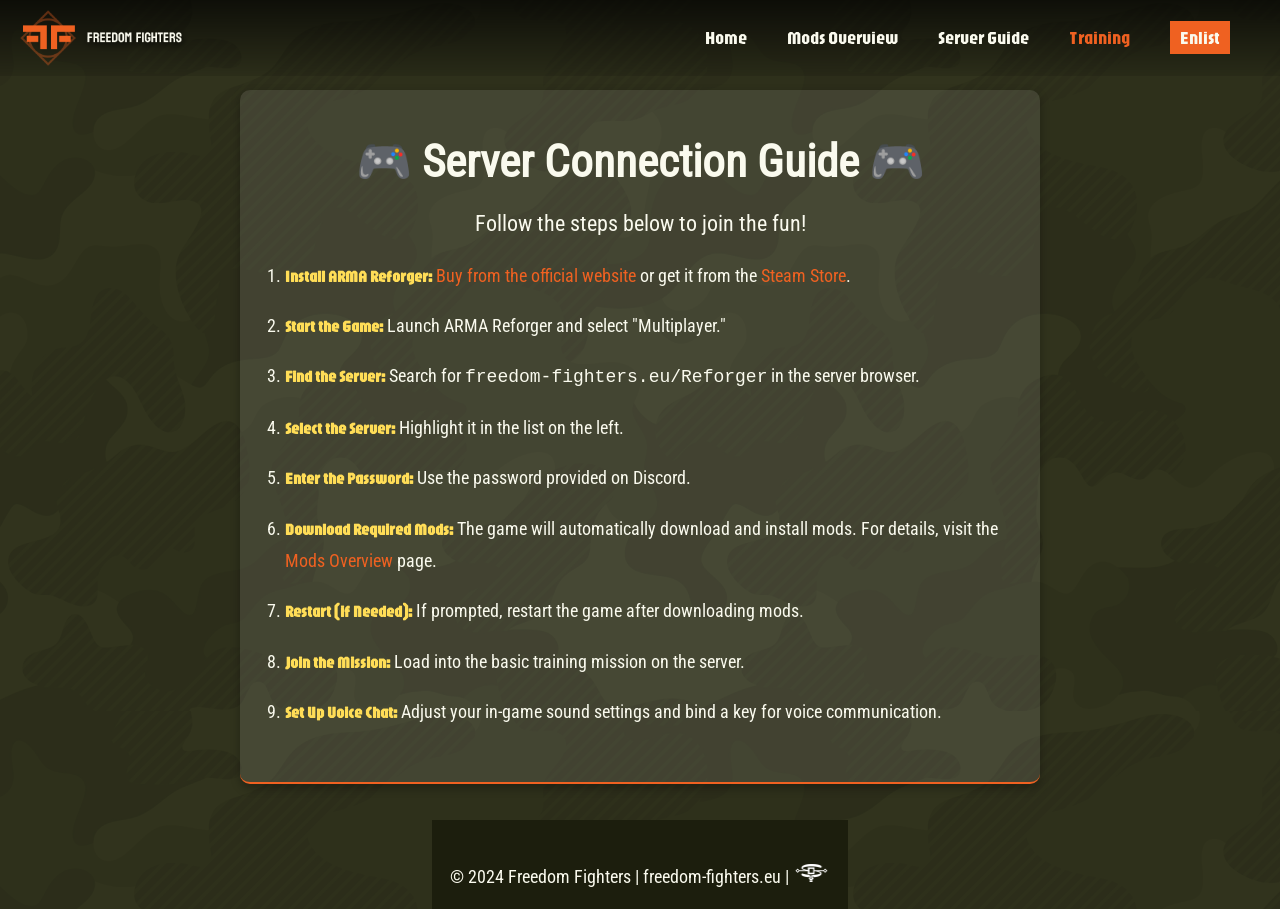
<file: server-guide.html>
<!DOCTYPE html>
<html lang="en">
<head>
    <meta charset="UTF-8">
    <meta name="viewport" content="width=device-width, initial-scale=1.0">
    <title>Freedom Fighters - Server Connection Guide</title>
    <link rel="stylesheet" href="static/css/styles.css">
    <link rel="stylesheet" href="static/css/training.css">
    <link rel="stylesheet" href="static/css/server-guide.css">
    <script src="static/js/quiz.js"></script>
</head>
<body>
    <!-- Header with Navigation Links -->
    <header>
        <div class="logo">
          <img src="media/logo.png" alt="Freedom Fighters Logo">
        </div>
        <button class="hamburger" aria-label="Toggle navigation">
          ☰
      </button>
        <nav>
       <ul id="menu" class="menu">
           <li><a href="index.html" target="_self">Home</a></li>
           <li><a href="mods-overview.html" target="_self">Mods Overview</a></li>
           <li><a href="server-guide.html" target="_self">Server Guide</a></li>
           <li><a href="training.html" class="active" target="_self">Training</a></li>
           <li><a href="https://discord.gg/2EjZr5YkeB" class="enlist" target="_blank">Enlist</a></li>
       </ul>
   </nav>
    </header>


    <main class="guide-content">
        <section class="steps">
            <h1>🎮 Server Connection Guide 🎮</h1>
            <p>Follow the steps below to join the fun!</p>
            <ol>
                <li>
                    <strong>Install ARMA Reforger:</strong> 
                    <a href="https://reforger.armaplatform.com/buygame">Buy from the official website</a> or get it from the 
                    <a href="https://store.steampowered.com/app/1874880/Arma_Reforger/" target="_blank">Steam Store</a>.
                </li>
                <li><strong>Start the Game:</strong> Launch ARMA Reforger and select "Multiplayer."</li>
                <li>
                    <strong>Find the Server:</strong> Search for 
                    <code>freedom-fighters.eu/Reforger</code> in the server browser.
                </li>
                <li><strong>Select the Server:</strong> Highlight it in the list on the left.</li>
                <li><strong>Enter the Password:</strong> Use the password provided on Discord.</li>
                <li>
                    <strong>Download Required Mods:</strong> The game will automatically download and install mods. 
                    For details, visit the <a href="mods-overview.html">Mods Overview</a> page.
                </li>
                <li><strong>Restart (if Needed):</strong> If prompted, restart the game after downloading mods.</li>
                <li><strong>Join the Mission:</strong> Load into the basic training mission on the server.</li>
                <li>
                    <strong>Set Up Voice Chat:</strong> Adjust your in-game sound settings and bind a key for voice communication.
                </li>
            </ol>
        </section>
    </main>
    <script src="static/js/script.js"></script>
    <script src="static/js/mobile.js"></script>
    <!-- Footer -->
    <footer>
        &copy; 2024 Freedom Fighters | <a href="https://freedom-fighters.eu">freedom-fighters.eu</a> | <a href="http://www.stefandinca.ro" target="_blank"><img src="media/stefan-dinca-logo.png" > </a>
    </footer>
</body>
</html>
</file>
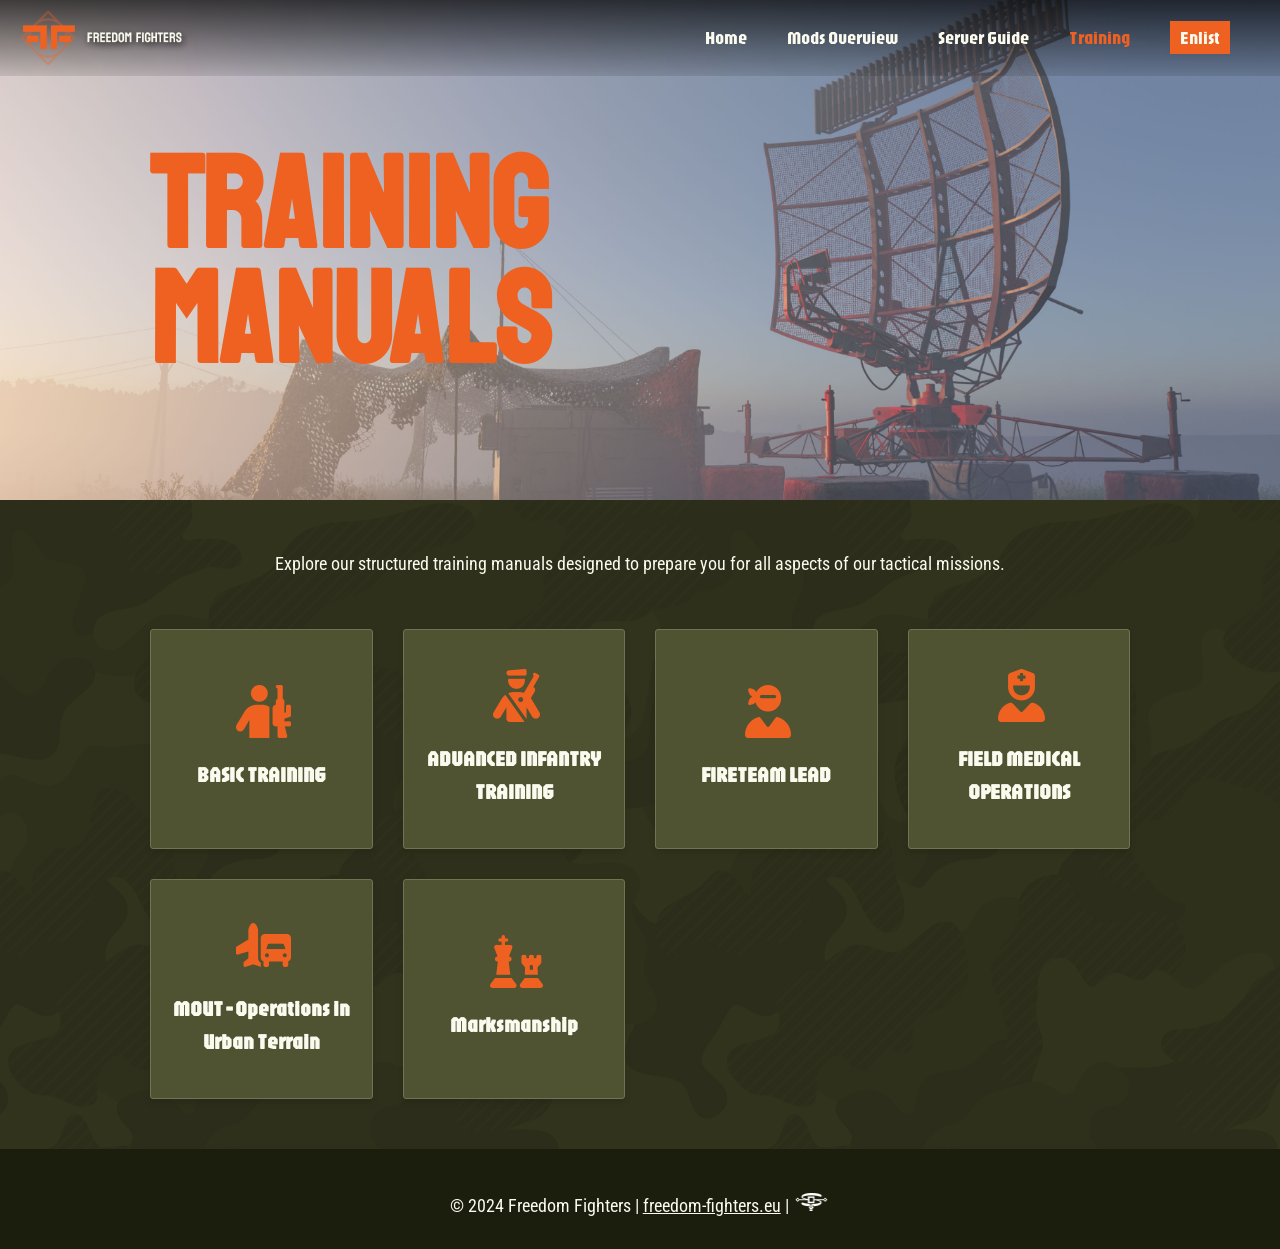
<file: training.html>
<!DOCTYPE html>
<html lang="en">
<head>
    <meta charset="UTF-8">
    <meta name="viewport" content="width=device-width, initial-scale=1.0">
    <title>Freedom Fighters - Training Program</title>
    <link rel="stylesheet" href="static/css/styles.css">

    
    <!--link href="https://fonts.googleapis.com/css2?family=Jaro:opsz@6..72&display=swap" rel="stylesheet"-->

    <script src="static/js/active_link.js"></script>

</head>
<body>
    <!-- Header with Navigation Links -->
    <header>
        <div class="logo">
          <img src="media/logo.png" alt="Freedom Fighters Logo">
        </div>
        <button class="hamburger" aria-label="Toggle navigation">
          ☰
      </button>
        <nav>
       <ul id="menu" class="menu">
           <li><a href="index.html" target="_self">Home</a></li>
           <li><a href="mods-overview.html" target="_self">Mods Overview</a></li>
           <li><a href="server-guide.html" target="_self">Server Guide</a></li>
           <li><a href="training.html" class="active" target="_self">Training</a></li>
           <li><a href="https://discord.gg/2EjZr5YkeB" class="enlist" target="_blank">Enlist</a></li>
       </ul>
   </nav>
    </header>

    <!-- Main Content for Training Manuals -->
    <main class="manuals-overview">

      <section class="manuals-intro">
          <h1>TRAINING <br/>MANUALS</h1>
      </section>

      <section class="manuals-section">
        <p>Explore our structured training manuals designed to prepare you for all aspects of our tactical missions.</p>

        <div class="grid-container">
    <a href="Basic_Training.html">
      <div class="grid-item">
        <div class="svg-icons"><img src="static/img/icons/person-rifle-solid.png"  /> </div>
        <h3>BASIC TRAINING</h3>
      </div>
    </a>
    <a href="Advanced_Infantry_Training.html">
    <div class="grid-item">
      <div class="svg-icons"><img src="static/img/icons/person-military-rifle-solid.png"  /> </div>
      <h3>ADVANCED INFANTRY TRAINING</h3>
    </div>
    </a>
    <a href="Fireteam_Lead.html">
    <div class="grid-item">
      <div class="svg-icons"><img src="static/img/icons/user-ninja-solid.png"  /> </div>
      <h3>FIRETEAM LEAD</h3>
    </div>
    </a>
    <a href="Medic.html">
    <div class="grid-item">
      <div class="svg-icons"><img src="static/img/icons/user-nurse-solid.png"  /> </div>
      <h3>FIELD MEDICAL OPERATIONS</h3>
    </div>
    </a>
    <a href="MOUT.html">
    <div class="grid-item">
      <div class="svg-icons"><img src="static/img/icons/truck-plane-solid.png"  /> </div>
      <h3>MOUT - Operations in Urban Terrain</h3>
    </div>
    </a>
    <a href="Marksmanship.html">
    <div class="grid-item">
      <div class="svg-icons"><img src="static/img/icons/chess-solid.png"  /> </div>
      <h3>Marksmanship</h3>
    </div>
    </a>
  </div>
      </section>

    </main>
    <script src="static/js/mobile.js"></script>
    <!-- Footer -->
    <footer>
        <p>&copy; 2024 Freedom Fighters | <a href="https://freedom-fighters.eu">freedom-fighters.eu</a> | <a href="http://www.stefandinca.ro" target="_blank"><img src="media/stefan-dinca-logo.png" > </a></p>
    </footer>

</body>
</html>
</file>
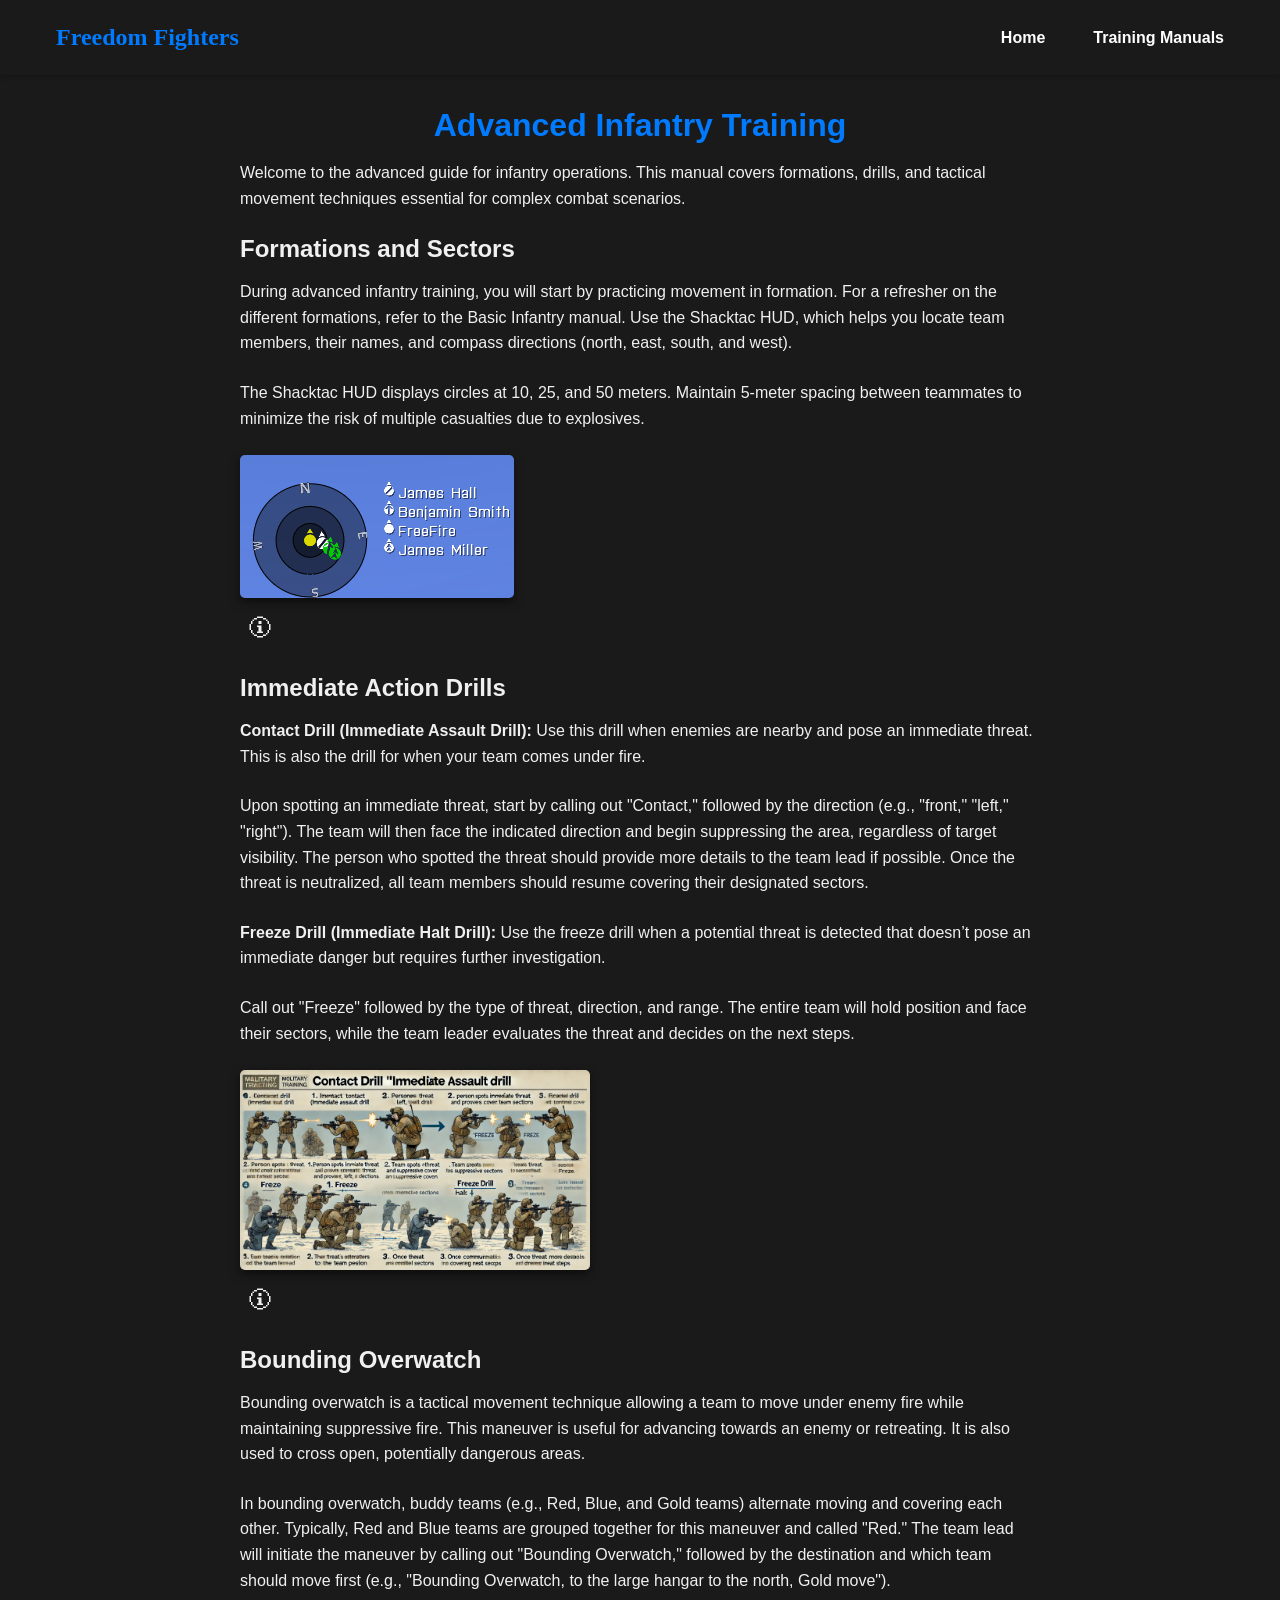
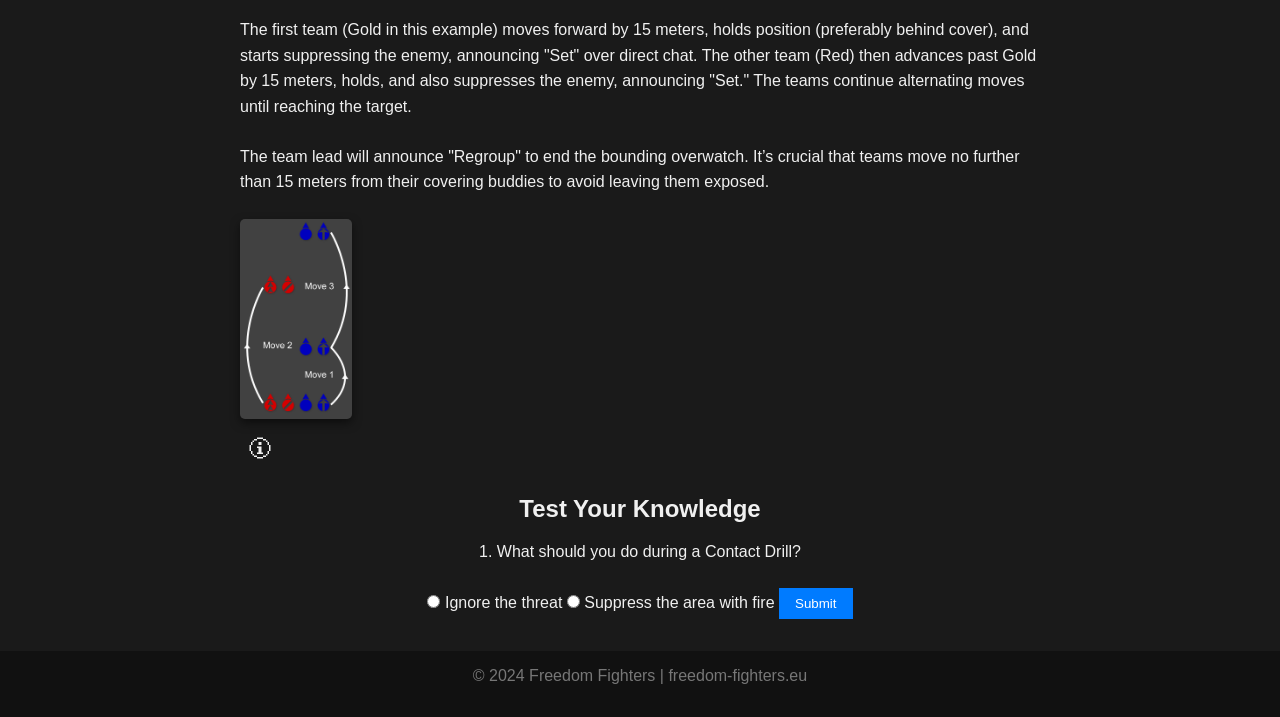
<file: site/web/Advanced_Infantry_Training.html>
<!DOCTYPE html>
<html lang="en">
<head>
    <meta charset="UTF-8">
    <meta name="viewport" content="width=device-width, initial-scale=1.0">
    <title>Freedom Fighters - Advanced Infrantry Training</title>
    <link rel="stylesheet" href="static/css/styles.css">
    <link rel="stylesheet" href="static/css/training.css">
    <script src="static/js/active_link.js"></script>
</head>
<body>

    <!-- Header with Navigation Links -->
    <header>
        <nav class="navbar">
            <a href="index.html" class="logo">Freedom Fighters</a>
            <div class="nav-links">
                <a href="index.html">Home</a>
                <a href="training.html">Training Manuals</a>
                <!--a href="server-guide.html">Server Connection Guide</a>
                <a href="mods-overview.html">Mods Overview</a-->
            </div>
            <button class="menu-toggle" aria-label="Toggle menu">
                &#9776; <!-- Hamburger icon for mobile menu -->
            </button>
        </nav>
    </header>

    <!-- Main Content for Advanced Infantry Training -->
    <main class="manual-content">
        <h1>Advanced Infantry Training</h1>
        <p>Welcome to the advanced guide for infantry operations. This manual covers formations, drills, and tactical movement techniques essential for complex combat scenarios.</p>

        <!-- Section: Formations and Sectors -->
        <section class="manual-section" id="formations">
            <h2 onclick="toggleSection('formations-content')" class="collapsible">Formations and Sectors</h2>
            <div class="content" id="formations-content">
                <p>During advanced infantry training, you will start by practicing movement in formation. For a refresher on the different formations, refer to the Basic Infantry manual. Use the Shacktac HUD, which helps you locate team members, their names, and compass directions (north, east, south, and west).</p>
            
                <p>The Shacktac HUD displays circles at 10, 25, and 50 meters. Maintain 5-meter spacing between teammates to minimize the risk of multiple casualties due to explosives.</p>
                <img src="static/img/training/advanced_infrantry/hud.png" alt="Formations and Sectors" class="manual-image">
                <span class="icon info-icon" data-tooltip="Spacing helps prevent multiple casualties.">🛈</span>
            </div>
        </section>

        <!-- Section: Immediate Action Drills -->
        <section class="manual-section" id="immediate-action">
            <h2 onclick="toggleSection('immediate-action-content')" class="collapsible">Immediate Action Drills</h2>
            <div class="content" id="immediate-action-content">
                <p><strong>Contact Drill (Immediate Assault Drill):</strong> Use this drill when enemies are nearby and pose an immediate threat. This is also the drill for when your team comes under fire.</p>
                <p>Upon spotting an immediate threat, start by calling out "Contact," followed by the direction (e.g., "front," "left," "right"). The team will then face the indicated direction and begin suppressing the area, regardless of target visibility. The person who spotted the threat should provide more details to the team lead if possible. Once the threat is neutralized, all team members should resume covering their designated sectors.</p>
                <p><strong>Freeze Drill (Immediate Halt Drill):</strong> Use the freeze drill when a potential threat is detected that doesn’t pose an immediate danger but requires further investigation.</p>
                <p>Call out "Freeze" followed by the type of threat, direction, and range. The entire team will hold position and face their sectors, while the team leader evaluates the threat and decides on the next steps.</p>
                <img src="static/img/training/advanced_infrantry/contact_drill.png" alt="Immediate Action Drills" class="manual-image">
                <span class="icon info-icon" data-tooltip="Freeze Drill is used when a threat is detected but not immediate.">🛈</span>
            </div>
        </section>

        <!-- Section: Bounding Overwatch -->
        <section class="manual-section" id="bounding-overwatch">
            <h2 onclick="toggleSection('bounding-overwatch-content')" class="collapsible">Bounding Overwatch</h2>
            <div class="content" id="bounding-overwatch-content">
                <p>Bounding overwatch is a tactical movement technique allowing a team to move under enemy fire while maintaining suppressive fire. This maneuver is useful for advancing towards an enemy or retreating. It is also used to cross open, potentially dangerous areas.</p>
                <p>In bounding overwatch, buddy teams (e.g., Red, Blue, and Gold teams) alternate moving and covering each other. Typically, Red and Blue teams are grouped together for this maneuver and called "Red." The team lead will initiate the maneuver by calling out "Bounding Overwatch," followed by the destination and which team should move first (e.g., "Bounding Overwatch, to the large hangar to the north, Gold move").</p>
                <p>The first team (Gold in this example) moves forward by 15 meters, holds position (preferably behind cover), and starts suppressing the enemy, announcing "Set" over direct chat. The other team (Red) then advances past Gold by 15 meters, holds, and also suppresses the enemy, announcing "Set." The teams continue alternating moves until reaching the target.</p>
                <p>The team lead will announce "Regroup" to end the bounding overwatch. It’s crucial that teams move no further than 15 meters from their covering buddies to avoid leaving them exposed.</p>
                <img src="static/img/training/advanced_infrantry\bunding.png" alt="Bounding Overwatch" class="manual-image">
                <span class="icon info-icon" data-tooltip="Bounding overwatch is essential for advancing under fire.">🛈</span>
            </div>
        </section>
        <!-- Interactive Quiz -->
        <section class="quiz-section">
            <h2>Test Your Knowledge</h2>
            <div class="quiz">
                <p>1. What should you do during a Contact Drill?</p>
                <label><input type="radio" name="q1" value="incorrect"> Ignore the threat</label>
                <label><input type="radio" name="q1" value="correct"> Suppress the area with fire</label>
                <button onclick="checkQuiz()">Submit</button>
                <p id="quiz-result"></p>
            </div>
        </section>
    </main>

    <!-- Footer -->
    <footer>
        <p>&copy; 2024 Freedom Fighters | <a href="https://freedom-fighters.eu">freedom-fighters.eu</a></p>
    </footer>
    <script>
        function toggleSection(sectionId) {
            const content = document.getElementById(sectionId);
            content.classList.toggle("open");
        }

        // Apply 'open' class with CSS for animations

    </script>

</body>
</html>
</file>
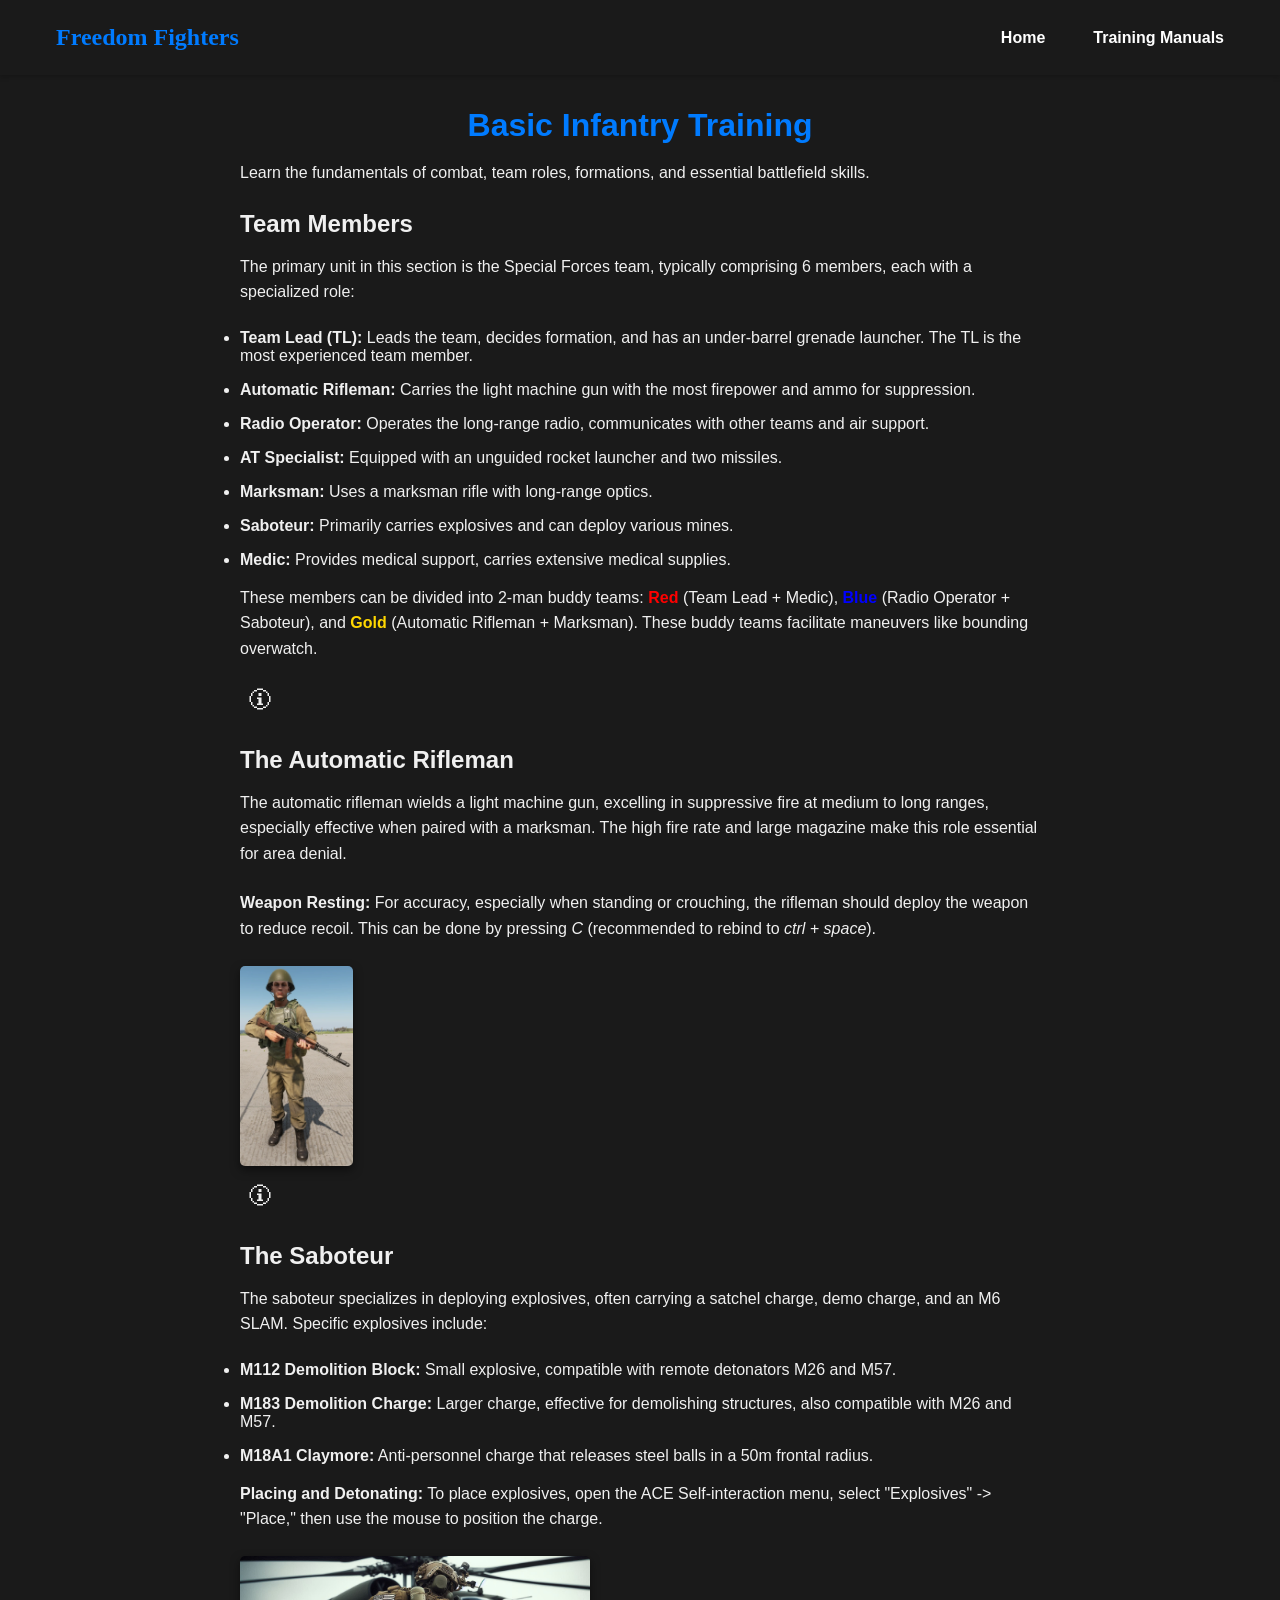
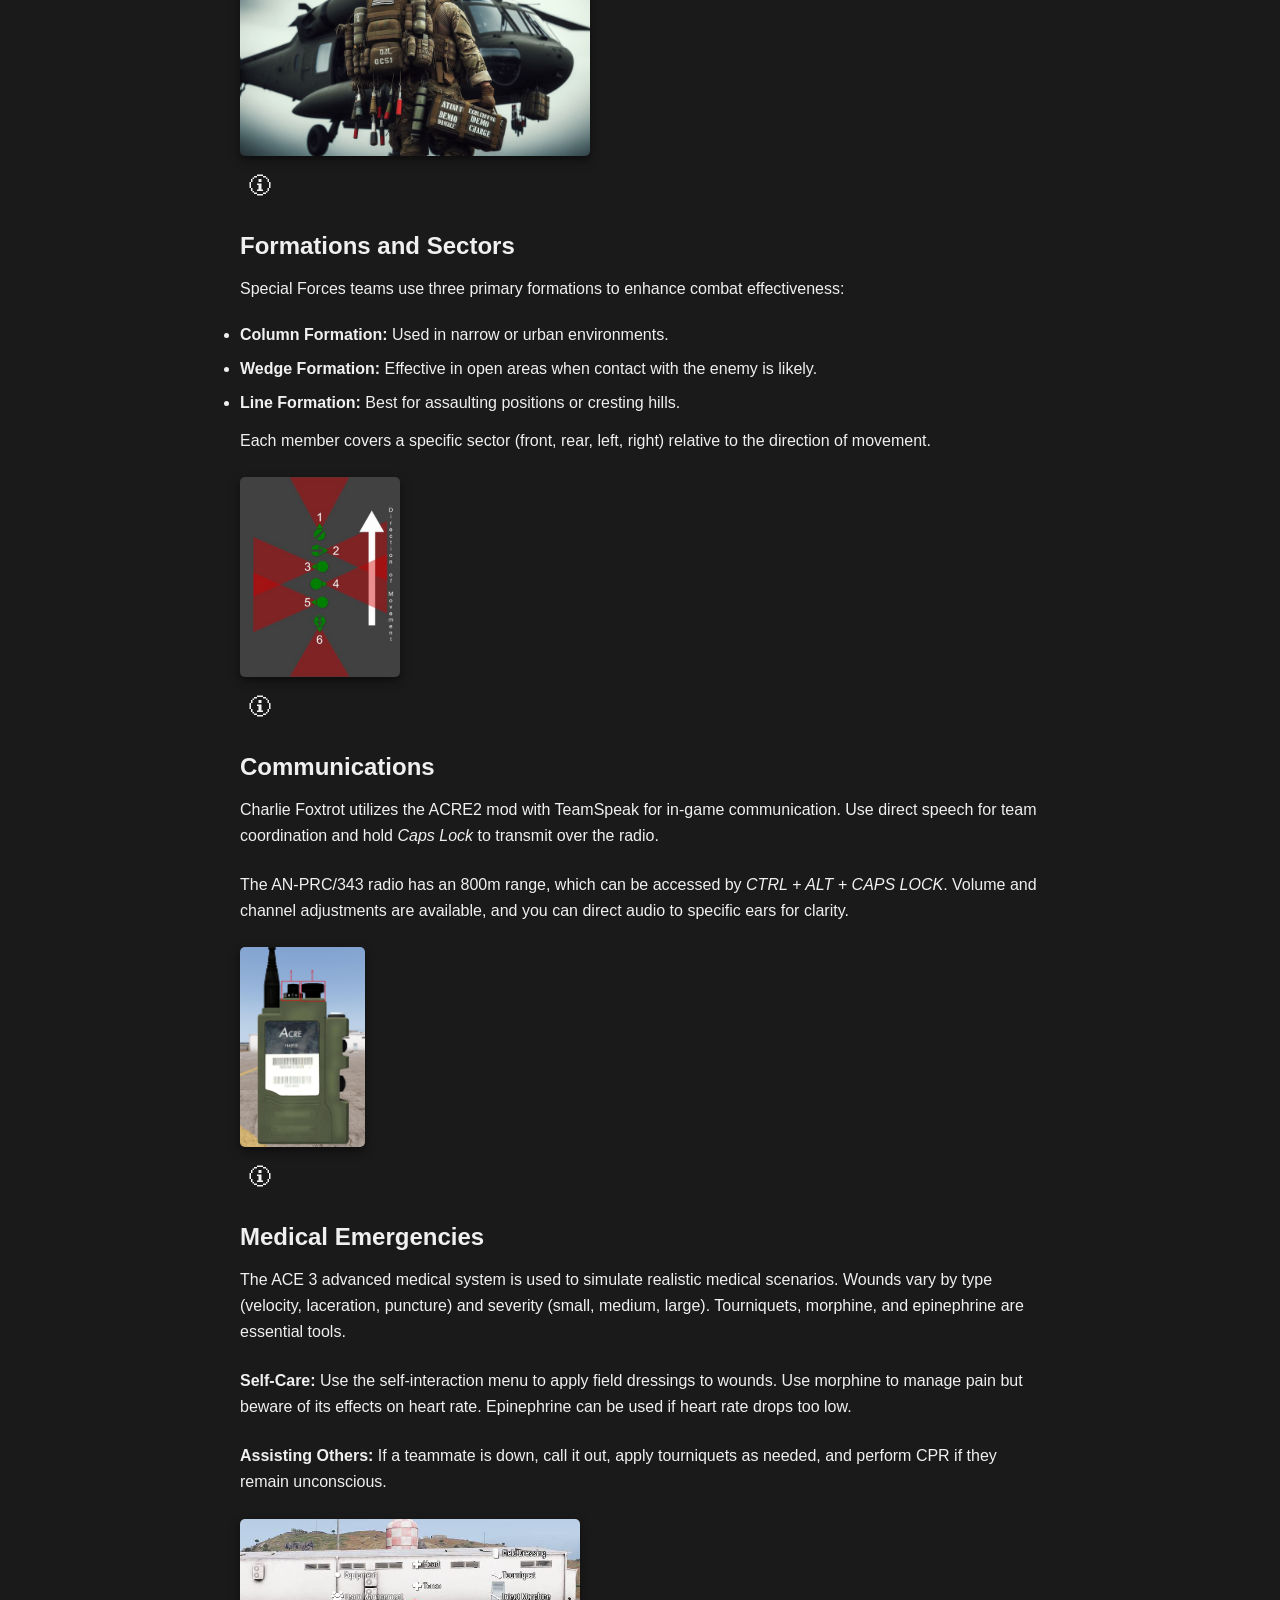
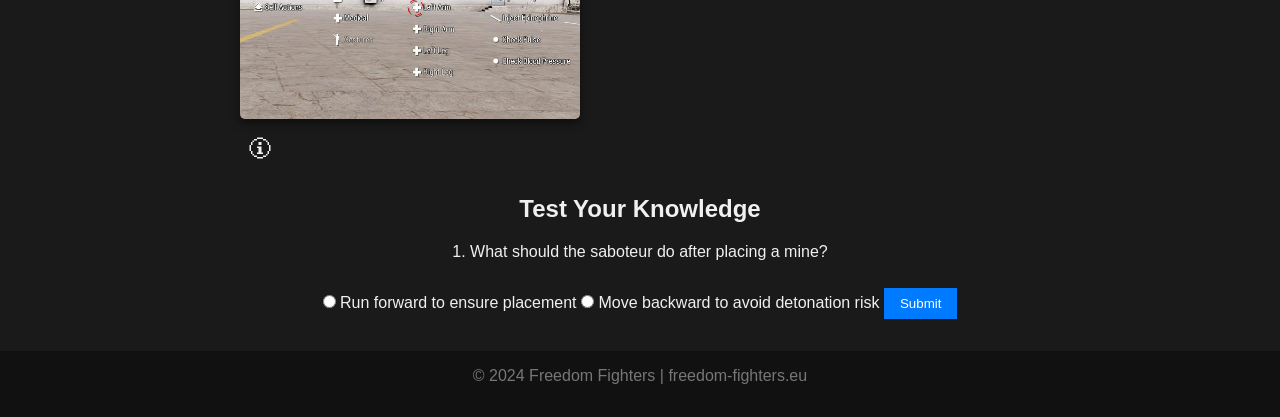
<file: site/web/basic_training.html>
<!DOCTYPE html>
<html lang="en">
<head>
    <meta charset="UTF-8">
    <meta name="viewport" content="width=device-width, initial-scale=1.0">
    <title>Freedom Fighters - Basic Training</title>
    <link rel="stylesheet" href="static/css/styles.css">
    <link rel="stylesheet" href="static/css/training.css">
    <script src="static/js/active_link.js"></script>
    <script src="static/js/quiz.js"></script>
</head>
<body>

    <!-- Header with Navigation Links -->
    <header>
        <nav class="navbar">
            <a href="index.html" class="logo">Freedom Fighters</a>
            <div class="nav-links">
                <a href="index.html">Home</a>
                <a href="training.html">Training Manuals</a>
                <!--a href="server-guide.html">Server Connection Guide</a>
                <a href="mods-overview.html">Mods Overview</a-->
            </div>
            <button class="menu-toggle" aria-label="Toggle menu">
                &#9776; <!-- Hamburger icon for mobile menu -->
            </button>
        </nav>
    </header>

    <!-- Main Content for Basic Infantry Training -->
    <main class="manual-content">
        <h1>Basic Infantry Training</h1>
        <p>Learn the fundamentals of combat, team roles, formations, and essential battlefield skills.</p>
        
        <!-- Section: Team Members -->
        <section class="manual-section" id="team-members">
            <h2 onclick="toggleSection('team-members-content')" class="collapsible">Team Members</h2>
            <div class="content" id="team-members-content">
                <p>The primary unit in this section is the Special Forces team, typically comprising 6 members, each with a specialized role:</p>
                <ul>
                    <li><strong>Team Lead (TL):</strong> Leads the team, decides formation, and has an under-barrel grenade launcher. The TL is the most experienced team member.</li>
                    <li><strong>Automatic Rifleman:</strong> Carries the light machine gun with the most firepower and ammo for suppression.</li>
                    <li><strong>Radio Operator:</strong> Operates the long-range radio, communicates with other teams and air support.</li>
                    <li><strong>AT Specialist:</strong> Equipped with an unguided rocket launcher and two missiles.</li>
                    <li><strong>Marksman:</strong> Uses a marksman rifle with long-range optics.</li>
                    <li><strong>Saboteur:</strong> Primarily carries explosives and can deploy various mines.</li>
                    <li><strong>Medic:</strong> Provides medical support, carries extensive medical supplies.</li>
                </ul>
                <p>These members can be divided into 2-man buddy teams: <strong style="color: red;">Red</strong> (Team Lead + Medic), <strong style="color: blue;">Blue</strong> (Radio Operator + Saboteur), and <strong style="color: gold;">Gold</strong> (Automatic Rifleman + Marksman). These buddy teams facilitate maneuvers like bounding overwatch.</p>
                <span class="icon info-icon" data-tooltip="Each role has specialized responsibilities.">🛈</span>
            </div>
        </section>
    
        <!-- Section: The Automatic Rifleman -->
        <section class="manual-section" id="automatic-rifleman">
            <h2 onclick="toggleSection('automatic-rifleman-content')" class="collapsible">The Automatic Rifleman</h2>
            <div class="content" id="automatic-rifleman-content">
                <p>The automatic rifleman wields a light machine gun, excelling in suppressive fire at medium to long ranges, especially effective when paired with a marksman. The high fire rate and large magazine make this role essential for area denial.</p>
                <p><strong>Weapon Resting:</strong> For accuracy, especially when standing or crouching, the rifleman should deploy the weapon to reduce recoil. This can be done by pressing <em>C</em> (recommended to rebind to <em>ctrl + space</em>).</p>
                <img src="static/img/training/basic-infantry/automatic_rifleman.png" alt="Automatic Rifleman" class="manual-image">
                <span class="icon info-icon" data-tooltip="Position and coordination are key for the rifleman.">🛈</span>
            </div>
        </section>
    
        <!-- Section: The Saboteur -->
        <section class="manual-section" id="saboteur">
            <h2 onclick="toggleSection('saboteur-content')" class="collapsible">The Saboteur</h2>
            <div class="content" id="saboteur-content">
                <p>The saboteur specializes in deploying explosives, often carrying a satchel charge, demo charge, and an M6 SLAM. Specific explosives include:</p>
                <ul>
                    <li><strong>M112 Demolition Block:</strong> Small explosive, compatible with remote detonators M26 and M57.</li>
                    <li><strong>M183 Demolition Charge:</strong> Larger charge, effective for demolishing structures, also compatible with M26 and M57.</li>
                    <li><strong>M18A1 Claymore:</strong> Anti-personnel charge that releases steel balls in a 50m frontal radius.</li>
                </ul>
                <p><strong>Placing and Detonating:</strong> To place explosives, open the ACE Self-interaction menu, select "Explosives" -> "Place," then use the mouse to position the charge.</p>
                <img src="static/img/training/basic-infantry/saboteur.jpeg" alt="Saboteur" class="manual-image">
                <span class="icon info-icon" data-tooltip="Ensure explosives are placed carefully.">🛈</span>
            </div>
        </section>
    
        <!-- Section: Formations and Sectors -->
        <section class="manual-section" id="formations">
            <h2 onclick="toggleSection('formations-content')" class="collapsible">Formations and Sectors</h2>
            <div class="content" id="formations-content">
                <p>Special Forces teams use three primary formations to enhance combat effectiveness:</p>
                <ul>
                    <li><strong>Column Formation:</strong> Used in narrow or urban environments.</li>
                    <li><strong>Wedge Formation:</strong> Effective in open areas when contact with the enemy is likely.</li>
                    <li><strong>Line Formation:</strong> Best for assaulting positions or cresting hills.</li>
                </ul>
                <p>Each member covers a specific sector (front, rear, left, right) relative to the direction of movement.</p>
                <img src="static/img/training/basic-infantry/column-formation.png" alt="Formations and Sectors" class="manual-image">
                <span class="icon info-icon" data-tooltip="Proper formations improve battlefield effectiveness.">🛈</span>
            </div>
        </section>
    
        <!-- Section: Communications -->
        <section class="manual-section" id="communications">
            <h2 onclick="toggleSection('communications-content')" class="collapsible">Communications</h2>
            <div class="content" id="communications-content">
                <p>Charlie Foxtrot utilizes the ACRE2 mod with TeamSpeak for in-game communication. Use direct speech for team coordination and hold <em>Caps Lock</em> to transmit over the radio.</p>
                <p>The AN-PRC/343 radio has an 800m range, which can be accessed by <em>CTRL + ALT + CAPS LOCK</em>. Volume and channel adjustments are available, and you can direct audio to specific ears for clarity.</p>
                <img src="static/img/training/basic-infantry/radio.png" alt="Communications" class="manual-image">
                <span class="icon info-icon" data-tooltip="Efficient communication is crucial for mission success.">🛈</span>
            </div>
        </section>
    
        <!-- Section: Medical Emergencies -->
        <section class="manual-section" id="medical-emergencies">
            <h2 onclick="toggleSection('medical-emergencies-content')" class="collapsible">Medical Emergencies</h2>
            <div class="content" id="medical-emergencies-content">
                <p>The ACE 3 advanced medical system is used to simulate realistic medical scenarios. Wounds vary by type (velocity, laceration, puncture) and severity (small, medium, large). Tourniquets, morphine, and epinephrine are essential tools.</p>
                <p><strong>Self-Care:</strong> Use the self-interaction menu to apply field dressings to wounds. Use morphine to manage pain but beware of its effects on heart rate. Epinephrine can be used if heart rate drops too low.</p>
                <p><strong>Assisting Others:</strong> If a teammate is down, call it out, apply tourniquets as needed, and perform CPR if they remain unconscious.</p>
                <img src="static/img/training/basic-infantry/basic-medic-system.png" alt="Medical Emergencies" class="manual-image">
                <span class="icon info-icon" data-tooltip="Quick response to injuries can save lives.">🛈</span>
            </div>
        </section>
    
        <!-- Interactive Quiz -->
        <section class="quiz-section">
            <h2>Test Your Knowledge</h2>
            <div class="quiz">
                <p>1. What should the saboteur do after placing a mine?</p>
                <label><input type="radio" name="q1" value="incorrect"> Run forward to ensure placement</label>
                <label><input type="radio" name="q1" value="correct"> Move backward to avoid detonation risk</label>
                <button onclick="checkQuiz()">Submit</button>
                <p id="quiz-result"></p>
            </div>
        </section>
    </main>
    

    <!-- Footer -->
    <footer>
        <p>&copy; 2024 Freedom Fighters | <a href="https://freedom-fighters.eu">freedom-fighters.eu</a></p>
    </footer>
</body>
</html>
</file>
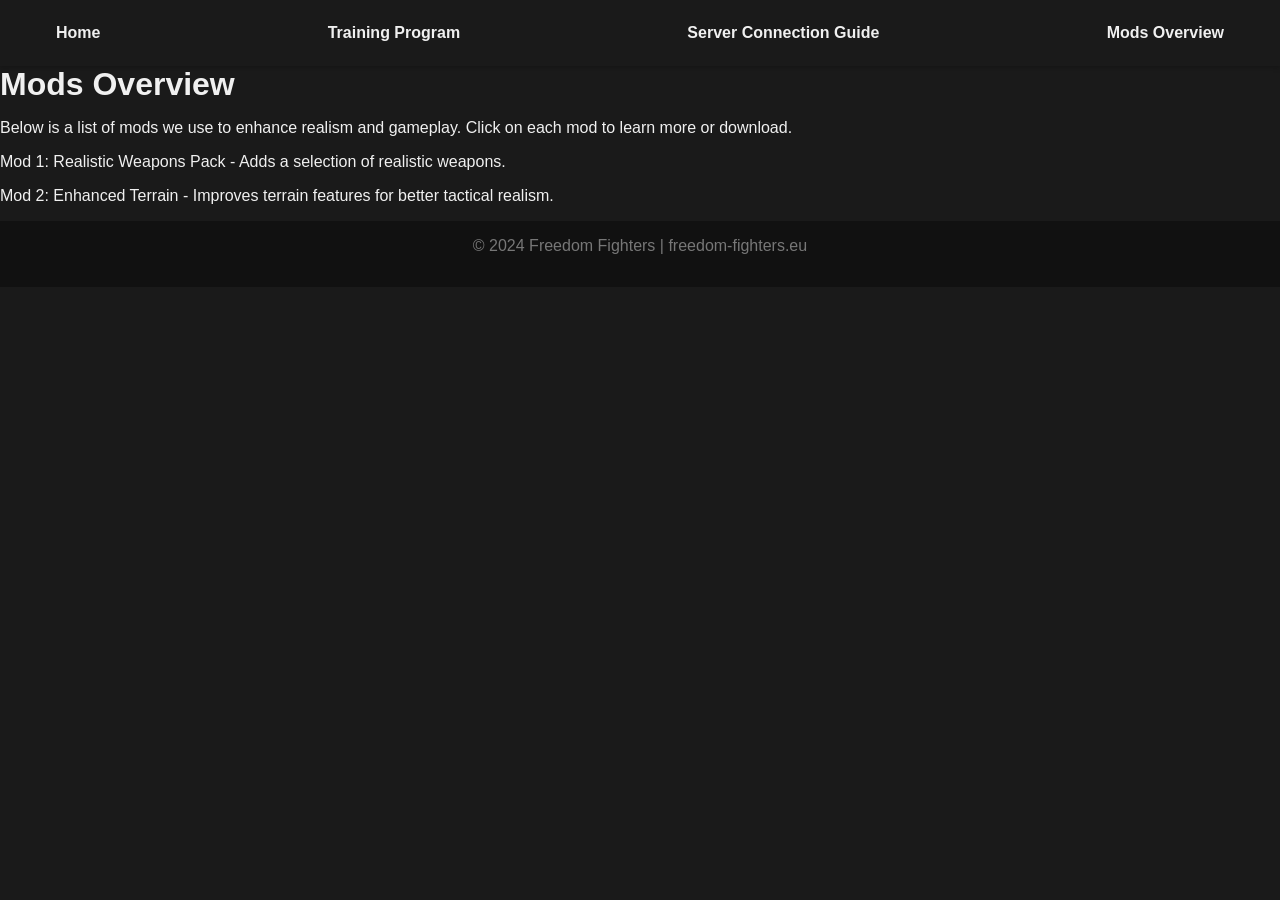
<file: site/web/mods-overview.html>
<!DOCTYPE html>
<html lang="en">
<head>
    <meta charset="UTF-8">
    <meta name="viewport" content="width=device-width, initial-scale=1.0">
    <title>Freedom Fighters - Mods Overview</title>
    <link rel="stylesheet" href="static/css/styles.css">
    <script src="static/js/active_link.js"></script>
</head>
<body>

    <!-- Header with Navigation Links -->
    <header>
        <nav class="navbar">
            <a href="index.html">Home</a>
            <a href="training.html">Training Program</a>
            <a href="server-guide.html">Server Connection Guide</a>
            <a href="mods-overview.html">Mods Overview</a>
        </nav>
    </header>

    <!-- Main Content for Mods Overview -->
    <main class="mods-overview">
        <h1>Mods Overview</h1>
        <p>Below is a list of mods we use to enhance realism and gameplay. Click on each mod to learn more or download.</p>
        
        <ul class="mods-list">
            <li><a href="mod-link-1">Mod 1: Realistic Weapons Pack</a> - Adds a selection of realistic weapons.</li>
            <li><a href="mod-link-2">Mod 2: Enhanced Terrain</a> - Improves terrain features for better tactical realism.</li>
            <!-- Add other mods as needed -->
        </ul>
    </main>

    <!-- Footer -->
    <footer>
        <p>&copy; 2024 Freedom Fighters | <a href="https://freedom-fighters.eu">freedom-fighters.eu</a></p>
    </footer>

</body>
</html>
</file>
<file: static/css/styles.css>
/* Fonts */
/* latin */
@font-face {
    font-family: 'Roboto Condensed';
    font-style: normal;
    font-weight: 400;
    font-display: swap;
    src: url(../fonts/Roboto_Condensed.woff2) format('woff2');
    unicode-range: U+0000-00FF, U+0131, U+0152-0153, U+02BB-02BC, U+02C6, U+02DA, U+02DC, U+0304, U+0308, U+0329, U+2000-206F, U+20AC, U+2122, U+2191, U+2193, U+2212, U+2215, U+FEFF, U+FFFD;
  }

  /* latin-ext */
@font-face {
    font-family: 'Roboto Condensed Bold';
    font-style: normal;
    font-weight: 700;
    font-display: swap;
    src: url(../fonts/Roboto_Condensed-700.woff2) format('woff2');
    unicode-range: U+0100-02BA, U+02BD-02C5, U+02C7-02CC, U+02CE-02D7, U+02DD-02FF, U+0304, U+0308, U+0329, U+1D00-1DBF, U+1E00-1E9F, U+1EF2-1EFF, U+2020, U+20A0-20AB, U+20AD-20C0, U+2113, U+2C60-2C7F, U+A720-A7FF;
  }
/* latin */
@font-face {
    font-family: 'Jaro';
    font-style: normal;
    font-weight: 400;
    font-display: swap;
    src: url(../fonts/Jaro-Regular.woff2) format('woff2');
    unicode-range: U+0000-00FF, U+0131, U+0152-0153, U+02BB-02BC, U+02C6, U+02DA, U+02DC, U+0304, U+0308, U+0329, U+2000-206F, U+20AC, U+2122, U+2191, U+2193, U+2212, U+2215, U+FEFF, U+FFFD;
  }
/* Ext Latin */
/*
  @font-face {
      font-family: 'Jaro';
      font-style: normal;
      font-weight: 400;
      font-display: swap;
      src: url(../fonts/Ext_Latin_Jaro-Regular.woff2) format('woff2');
      unicode-range: U+0100-02BA, U+02BD-02C5, U+02C7-02CC, U+02CE-02D7, U+02DD-02FF, U+0304, U+0308, U+0329, U+1D00-1DBF, U+1E00-1E9F, U+1EF2-1EFF, U+2020, U+20A0-20AB, U+20AD-20C0, U+2113, U+2C60-2C7F, U+A720-A7FF;
    }*/
/* latin */
@font-face {
    font-family: 'Bayon';
    font-style: normal;
    font-weight: 400;
    font-display: swap;
    src: url(../fonts/Bayon.woff2) format('woff2');
    unicode-range: U+0000-00FF, U+0131, U+0152-0153, U+02BB-02BC, U+02C6, U+02DA, U+02DC, U+0304, U+0308, U+0329, U+2000-206F, U+20AC, U+2122, U+2191, U+2193, U+2212, U+2215, U+FEFF, U+FFFD;
  }

* {
    margin: 0;
    padding: 0;
    box-sizing: border-box;
}

body, html {
    height: 100%;
    font-family: 'Roboto Condensed', sans-serif;
    font-size: 18px; /* Adjust size if needed */
    line-height: 1.6;
    color: #FAFAEE;
}

header {

    display: flex;
    justify-content: space-between;
    align-items: center;
    padding: 10px;

    background-image: linear-gradient(rgba(0,0,0,0.7), rgba(0,0,0,0.1));
    position: fixed;
    width: 100%;
    z-index: 10;
}

/* Apply Jaro font to menu buttons */
nav ul li a {
    font-family: 'Jaro', sans-serif;
}

/* Apply Jaro font to headings */
.intro h2, .recent-mission, .enlist-button, h3, .training-button, .manuals-intro h2 {
    font-family: 'Jaro', sans-serif;
}



/* Apply Bayon font to the h1 in the intro section */
.intro h1, .manuals-intro h1 {
    font-family: 'Bayon', sans-serif;
    font-size: 128px !important; /* Adjust size as needed for desired effect */
    line-height: 0.9;
    margin-bottom: 20px;
}



/* Logo styling */
.logo img {
    height: 56px; /* Adjust as needed */
    width: auto; /* Maintain aspect ratio */
    display: block; /* Remove inline spacing */
    margin-left: 10px; /* Add spacing to the left of the logo */
}


nav ul {
    display: flex;
    list-style: none;
}

nav ul li {
    margin-right: 40px;
}

nav ul li a {
    color: #FAFAEE;
    text-decoration: none;
    font-family: 'Jaro', sans-serif;
}

nav ul li a.active, nav ul li a:hover {
    color: #EF6121;
}

.enlist {
    padding: 5px 10px;
    background-color: #EF6121;
    border-radius: 0px;
    color: #FAFAEE;
}

.enlist:hover, .enlist-button:hover, .training-button {
    color: #000; /* Black text on hover */
}

.video-container {
    position: fixed;
    top: 0;
    left: 0;
    height: 100%;
    width: 100%;
    overflow: hidden;
    z-index: -2;
}

.overlay-video {
  background: rgba(0, 0, 0, 0.5); /* Dark overlay for better text contrast */
  position: fixed;
  top: 0;
  left: 0;
  height: 100%;
  width: 100%;
  overflow: hidden;
  z-index: -1;
}

#background-video {
    width: 100%;
    height: 100%;
    object-fit: cover;
}

/* Countdown container styling */
#countdown {
    display: flex;
    gap: 20px;
    font-family: 'Bayon', sans-serif;
    color: #FAFAEE;
    margin-top: 20px;
}

/* Each countdown item */
.countdown-item {
    text-align: center;
}

/* Large numbers styling */
.number {
    font-size: 64px; /* Adjust to desired size */
    line-height: 1;
    color: #EF6121;
}

/* Small label styling */
.label {
    font-size: 16px; /* Adjust for readability */
    text-transform: uppercase;
    margin-top: 5px;
    font-family: 'Roboto Condensed', sans-serif;
}

.intro {
    position: relative;
    top: 100px;
    padding: 50px;
    max-width: 750px;
    margin-left: 50px;

}

.manuals-intro {
  color:#EF6121;
  padding: 50px;
  padding: 150px;
  width:100%;
  height:500px;

  background: url('../../media/hero_training.png');
  background-repeat: no-repeat;
  text-align: left;
  background-size: cover;

}

.intro h1, .manuals-intro h1 {
    font-size: 48px;
}

.intro h2, .manuals-intro h2 {
    font-size: 24px;
    margin-top: 20px;
    margin-bottom: 10px;
}



.underline {
    width: 100px;
    height: 2px;
    background-color: #EF6121;
    margin-bottom: 20px;
}

.enlist-button {
    padding: 10px 20px;
    margin-top: 20px;
    background-color: #EF6121;
    color: #FAFAEE;
    border: none;
    border-radius: 0px;
    cursor: pointer;
    font-size: 16px;
}
.training-button {
    padding: 10px 20px;
    margin-top: 20px;
    background-color: #EF6121;
    color: #FAFAEE;
    border: none;
    border-radius: 0px;
    cursor: pointer;
    font-size: 16px;
}

/* Styling for the "Most Recent Mission" title */
.recent-mission h3 {
    font-family: 'Roboto Condensed', sans-serif;
    font-weight: 700; /* Bold weight */
    font-size: 18px; /* Adjust as needed */
    margin-bottom: 10px;
}

/* Styling for the video embed with a border */
.recent-mission iframe {
    border: 2px solid #EF6121; /* Border around the video */
    display: block; /* Ensure proper alignment */
}

/* Positioning for the recent mission container */
.recent-mission {
    position: absolute;
    bottom: 120px;
    right: 5%;
    background: rgba(0, 0, 0, 0); /* Background for the section (optional) */
    padding: 10px;
}


.scroll-indicator {
    position: absolute;
    bottom: 120px;
    left: 50%;
    transform: translateX(-50%);
    font-size: 24px;
    animation: bounce 2s infinite;
    color:#EF6121;
}

.community-features {
  font-family: 'Jaro', sans-serif;
  color:#EF6121;
  padding: 50px;
  padding-left:150px;
  padding-right:150px;
  width:100%;
  height:500px;
  background: url('../../media/com-bg.png');
  background-repeat: no-repeat;
  text-align: center;
}

.community-features p, .testimonials p{
  font-family: 'Roboto Condensed', sans-serif;
  color:#FAFAEE;
  padding-top: 50px;
  text-align: left;
  line-height: 2em;
}

.community-features .bullet {
  color:#EF6121;
}

.testimonials {
  font-family: 'Jaro', sans-serif;
  color:#EF6121;
  padding: 50px;
  margin-top:-120px;
  padding-left:150px;
  padding-right:150px;
  width:100%;
  background-color:#2A2C17;
  background-repeat: no-repeat;
  background-size: 100%;
  text-align: center;
}

blockquote {
    background-color: #505331;
    padding: 1rem;
    border-left: 5px solid #FAFAEE;
    margin-bottom: 50px;
}


blockquote p{
 margin-top:-30px;
}

blockquote cite{
  text-align: left !important;
}

.next-step {
  font-family: 'Jaro', sans-serif;
  color:#EF6121;
  padding: 50px;
  padding-left:150px;
  padding-right:150px;
  width:100%;
  background: url('../../media/camo-bg.png');
  text-align: center;
}

.our-mission {
  font-family: 'Jaro', sans-serif;
  color:#EF6121;
  padding: 50px;
  padding-left:150px;
  padding-right:150px;
  margin-top:300px;
  width:100%;
  background: url('../../media/camo-bg.png');
  background-repeat: no-repeat;
  text-align: center;
}

.manuals-section {
  font-family: 'Jaro', sans-serif;
  color:#EF6121;
  padding: 50px;
  padding-left:150px;
  padding-right:150px;
  width:100%;
  background: url('../../media/camo-bg.png');
  background-repeat: no-repeat;
  text-align: center;
  align: middle;

}



.our-mission p, .manuals-section p  {
  font-family: 'Roboto Condensed', sans-serif;
  color:#FAFAEE;
}

/* Box container */
.our-mission .boxes, .manuals-section .boxes {
    display: flex;
    justify-content: center;
    gap: 30px;
}



/* Box styling */
.our-mission .box {
    width: 250px;
    padding: 20px;
    margin-top:50px;
    color: #FAFAEE;
    background-color: #505331;
    border-radius: 0px;
    box-shadow: 0 4px 10px rgba(0, 0, 0, 0.2);

}

.manuals-section .box {

  border: 2px solid #717453;

  width: 250px;
  padding: 20px;
  margin-top:50px;
  color: #FAFAEE;
  background-color: #505331;
  border-radius: 0px;
  box-shadow: 0 4px 10px rgba(0, 0, 0, 0.2);
}

/* Title inside the box */
.our-mission .box-title, .manuals-section .box-title {
    font-family: 'Roboto Condensed', sans-serif;
    font-weight: 700;
    font-size: 22px;
    margin-bottom: 15px;
    font-weight: bold;
}

.grid-item .box-title {
  font-family: 'Roboto Condensed Bold', sans-serif;
  font-weight: 700;
  font-size: 22px;
  margin-bottom: 15px;
  font-weight: bold;
  color:#EF6121;
}

.grid-item .box-description {
  font-family: 'Roboto Condensed', sans-serif;
  font-weight: 400;
  font-size: 22px;
  margin-bottom: 15px;
  font-weight: Regular;
  color:#FAFAEE;
}

.manuals-section a{
  color:#FAFAEE;
  text-decoration: none;


}

/* Description inside the box */
.our-mission .box-description {
    font-family: 'Roboto Condensed', sans-serif;
    font-size: 16px;
    line-height: 1.4;
}
.underline2 {
    position:relative;
    margin-left:-150px;
    left:50%;
    width: 300px;
    height: 2px;
    background-color: #EF6121;
    margin-bottom: 20px;

}

footer {
  background-color: #1C1E0D;
    color: #FAFAEE;
    padding: 1rem;
    text-align: center;
    height:100px;
    vertical-align: middle;
}

footer img {
  max-height:20px;
  margin-top:25px;
}

footer a {
  color:#FAFAEE;
}
/* Hamburger Menu Button */
.hamburger {
    display: none; /* Hidden by default */
    background: none;
    border: none;
    font-size: 30px;
    color: #FAFAEE;
    cursor: pointer;
}


/*grid boxes*/
.grid-container {

  display: grid;
  grid-template-columns: repeat(auto-fit, minmax(200px, 1fr));
  gap: 30px;
  margin-top:50px;
}

.grid-item {
  display: flex;
  flex-direction: column;
  justify-content: center;
  align-items: center;
  height: 220px;
  background: #505331;
  border: 1px solid #717453;
  border-radius: 3px;
  box-shadow: 0 4px 6px rgba(0, 0, 0, 0.1);
  text-align: center;
  padding: 20px;
  transition: transform 0.3s ease, box-shadow 0.3s ease;
}

.grid-item:hover {
  transform: translateY(-5px);
  box-shadow: 0 8px 12px rgba(0, 0, 0, 0.2);
}

.icon {
  font-size: 40px;
  margin-bottom: 10px;
}

.svg-icons {
  width:50px;
  margin-bottom: 20px;
  display: flex;
  text-align: center;


}


@keyframes bounce {
    0%, 100% { transform: translateY(0); }
    50% { transform: translateY(-10px); }
}

/* Make the video responsive and inline with content on smaller screens */
@media (max-width: 390px) {

    .logo img {
        height: 32px;
        position: fixed;
        left: 0px;
    }
    /* Navigation Menu Hidden by Default */
    nav ul {
        display: none; /* Hide navigation menu */
        flex-direction: column;
        background-color: #000; /* Dropdown background */
        top: 60px; /* Below header */
        left: 0;
        width: 100%; /* Full screen width */
        padding: 15px;
        z-index: 9;
        border-top: 1px solid #EF6121;
        box-shadow: 0 2px 8px rgba(0, 0, 0, 0.5);
    }
    /* Show menu when active */
    nav ul.active {
        display: flex;
    }
    /* Hamburger Button Visible */
    .hamburger {
        display: block;
    }
    /* Adjust title */
    .intro h1 {
        font-size: 90px !important;
    }
    /* Adjust link spacing and size */
    nav ul li {
        margin: 10px 0;
    }
    nav ul li a {
        font-size: 14px;
    }
    p {
       width: 90%;
       align-content: center;
    }
    .intro {
        padding: 0px;
        margin: 30px;
    }
    header {
        flex-direction: column;
        padding: 10px 20px;
        align-items: flex-end;
    }
    .enlist-button {
        align-content: center;
    }
    .scroll-indicator {
        visibility: hidden;
    }
    .recent-mission {
        position: static; /* Removes absolute positioning */
        margin: 20px auto; /* Center the container */
        margin-top: 100px;
        width: 90%; /* Adjust width to fit smaller screens */
    }

    .recent-mission iframe {
        width: 100%; /* Video scales to the container width */
        max-width: 500px; /* Prevents it from becoming too wide */
        display: inline-flex;
    }
    .our-mission {
        margin-top: 20px;
        padding-left: 10%;
        padding-right: 10%;
        background-repeat: unset;
        height: auto;
    }
    .community-features {
        padding: 10%;
        background-size: cover;
        background-position: center;
        height: auto;
    }
    .our-mission .boxes {
        flex-direction: column;
        align-items: center;
    }
    .testimonials {
        padding: 10px;
        margin: unset;
        height: auto;
    }
    .next-step {
        background-repeat: unset;
        height: unset;
        padding: 30px;
    }

    .grid-container {
    grid-template-columns: repeat(auto-fit, minmax(150px, 1fr));
  }

}
</file>
<file: static/css/training.css>
/* Training program */

body {
    background: url('../../media/camo-bg.png');;
    display: flex;
    flex-direction: column; /* Ensures vertical alignment */
    align-items: center; /* Centers children vertically */
    min-height: 100vh; /* Ensures body takes up full viewport height */
}
/* Manual Sections */
.manual-content {
    font-family: 'Jaro', sans-serif;
    color:#EF6121;
    padding: 50px;
    padding-left:auto;
    padding-right:auto;
    padding-top: 10%;
    width:80%;
}
main.manual-content {
    margin: 0 auto; /* Top and bottom margins remain 0, left and right set to auto */
}

#read-more {
    background-color: #333;
    color: white;
    visibility: hidden;
}

.manual-content h1 {
    font-size: 2rem;
    margin-bottom: 1rem;
    color: #007bff;
    text-align: center;
}

.manual-content p {
    line-height: 1.6;
}

/* Section Titles */
.manual-section {
    margin-bottom: 2rem;
}
.manual-section h2 {
    font-size: 1.5rem;
    margin: 1.5rem 0 1rem;
    color: #f0f0f0;
}

/* Manual Images */
.manual-image {
    width: auto;
    height: 100%;
    max-width: 600px;
    max-height: 200px;
    margin: 1rem 0;
    display: block;
    border-radius: 5px;
    box-shadow: 0 4px 10px rgba(0, 0, 0, 0.5);
}

/* Responsive Text for Manual Content */
@media (max-width: 768px) {
    .manual-content h1 {
        font-size: 1.8rem;
    }

    .manual-content p {
        font-size: 1rem;
    }

    .manual-section h2 {
        font-size: 1.2rem;
    }

    .manual-image {
        max-width: 100%;
    }
}

.content {
    /*max-height: 0;*/
    overflow: hidden;
    transition: max-height 0.5s ease, padding 0.3s ease;
}
.content.open {
    max-height: 500px;
    padding: 0.5rem 0;
}

/* Tooltip Icon */
.info-icon {
    font-size: 1.5rem;
    cursor: pointer;
    position: relative;
    margin-left: 0.5rem;
}
.info-icon[data-tooltip]:hover:after {
    content: attr(data-tooltip);
    position: absolute;
    top: -30px;
    left: 20px;
    background: #333;
    color: white;
    padding: 5px 10px;
    font-size: 0.9rem;
    white-space: nowrap;
    border-radius: 4px;
}

/* Quiz Section */
.quiz-section {
    text-align: center;
    margin: 2rem 0;
}
.quiz button {
    padding: 0.5rem 1rem;
    background-color: #007bff;
    color: white;
    border: none;
    cursor: pointer;
}
#quiz-result {
    font-weight: bold;
    margin-top: 1rem;
}


/* Tooltip for Info Icons */
.info-icon {
    font-size: 1.5rem;
    cursor: pointer;
    position: relative;
    margin-left: 0.5rem;
}
.info-icon[data-tooltip]:hover:after {
    content: attr(data-tooltip);
    position: absolute;
    top: -30px;
    left: 20px;
    background: #333;
    color: white;
    padding: 5px 10px;
    font-size: 0.9rem;
    white-space: nowrap;
    border-radius: 4px;
}

/* mod list style */
.mods-overview {
    padding-top: 10rem;
}
.mods-overview h1 {
    font-family: 'Bayon', sans-serif;
    font-size: 128px !important; /* Adjust size as needed for desired effect */
    line-height: 0.9;
    margin-bottom: 20px;
    text-align: center;
}

.mods-overview p {
    text-align: center;
}
.mod-container {
    display: flex;
    flex-wrap: wrap;
    gap: 20px;
    justify-content: space-evenly;
    margin: 1%;
}
.mod-box {
    background-color: #505331;
    border: 1px solid #717453;
    border-radius: 8px;
    padding: 20px;
    width: 300px;
    box-shadow: 0 4px 8px rgba(0, 0, 0, 0.1);
    transition: transform 0.3s ease;
}
.mod-box:hover {
    transform: scale(1.05);
}
.mod-header {
    font-size: 18px;
    font-weight: bold;
    margin-bottom: 10px;
}
.mod-header a {
    text-decoration: none;
    color: #EF6121;
}
.mod-header a:hover {
    text-decoration: underline;
}
.mod-details {
    margin-top: 10px;
    font-size: 14px;
}
.mod-details li {
    margin-bottom: 5px;
}
.tags {
    font-style: italic;
    color: #ffffff;
}
.dependencies {
    margin-top: 10px;
}
.dependencies li {
    margin-bottom: 5px;
}
.mod-details li {
    margin-bottom: 5px;
    overflow: hidden;
    text-overflow: ellipsis;
    display: -webkit-box;
    -webkit-line-clamp: 5; /* Limits the text to 3 lines */
    -webkit-box-orient: vertical;
    height: 4.5em; /* Adjust based on your font size and line height */
    line-height: 1.5em; /* Ensures consistent line spacing */
}
</file>
<file: static/css/server-guide.css>
/* General Reset */


/* Header */
.guide-content {
    text-align: center;
    padding: 2rem 1rem;
    background: rgba(0, 0, 0, 0.6);
    border-bottom: 2px solid #EF6121;
    margin-top: 90px;
}

.guide-content h1 {
    font-size: 2.5rem;
    margin-bottom: 0.5rem;
    animation: fadeIn 2s ease-in-out;
}

.guide-content p {
    font-size: 1.2rem;
}

/* Main Content */
.guide-content {
    padding: 2rem 1rem;
    max-width: 800px;
    margin: 2rem auto;
    background: rgba(255, 255, 255, 0.1);
    border-radius: 10px;
    box-shadow: 0px 4px 10px rgba(0, 0, 0, 0.3);
    margin-top: 90px;
}

/* Steps Section */
.steps h2 {
    font-size: 2rem;
    margin-bottom: 1rem;
    text-align: center;
    text-transform: uppercase;
}

.steps ol {
    list-style: decimal;
    padding-left: 1.5rem;
    margin: 0 auto;
}

.steps li {
    margin: 1rem 0;
    line-height: 1.8;
    text-align: left;
}

.steps li strong {
    font-family: 'Jaro';
    font-size: 16px;
    color: #ffdd57;
}


/* Links */
a {
    color: #EF6121;
    text-decoration: none;
}

a:hover {
    text-decoration: underline;
}

/* Animations */
@keyframes fadeIn {
    from {
        opacity: 0;
        transform: translateY(-20px);
    }
    to {
        opacity: 1;
        transform: translateY(0);
    }
}
</file>
<file: site/web/static/css/styles.css>
/* Fonts */

@font-face {
    font-family: 'Saira Stencil One';
    font-style: normal;
    font-weight: 400;
    src: url(../fonts/SairaStencilOne-Regular.ttf) format('ttf');
}

.saira-stencil-one-regular {
    font-family: "Saira Stencil One", serif;
    font-weight: 400;
    font-style: normal;
  }
  

/* Reset and basic styles */
* {
    margin: 0;
    padding: 0;
    box-sizing: border-box;
}

body {
    font-family: Arial, sans-serif;
    color: #f0f0f0;
    background-color: #1a1a1a;
}

a {
    color: inherit;
    text-decoration: none;
}

h1, h2, h3, p, ul, li, blockquote {
    margin-bottom: 1rem;
}

/* Hero Section */

.hero {
    position: relative;
    height: 100vh;
    display: flex;
    align-items: center;
    justify-content: center;
    text-align: center;
    color: #fff;
}

.hero-slideshow {
    position: absolute;
    top: 0;
    left: 0;
    width: 100%;
    height: 100%;
    overflow: hidden;
}
.slide {
    position: absolute;
    top: 0;
    left: 0;
    width: 100%;
    height: 100%;
    background-size: cover;
    background-position: center;
    opacity: 0;
    animation: slideAnimation 36s infinite;
}

/* Ken Burns Effect and fade transition for each slide */
@keyframes slideAnimation {
    0% { opacity: 0; transform: scale(1.1); }
    5% { opacity: 1; }
    25% { opacity: 1; transform: scale(1.2); }
    30% { opacity: 0; transform: scale(1.3); }
}

.slide:nth-child(1) { animation-delay: 0s; }
.slide:nth-child(2) { animation-delay: 6s; }
.slide:nth-child(3) { animation-delay: 12s; }
.slide:nth-child(4) { animation-delay: 18s; }
.slide:nth-child(5) { animation-delay: 24s; }
.slide:nth-child(6) { animation-delay: 30s; }
.slide:nth-child(7) { animation-delay: 30s; }
.slide:nth-child(8) { animation-delay: 30s; }
.slide:nth-child(9) { animation-delay: 30s; }

/* Overlay to darken background */
.overlay {
    position: relative;
    z-index: 1;
    background-color: rgba(0, 0, 0, 0.7);
    padding: 2rem;
}


video[poster] center center/cover no-repeat{
    object-fit: cover;
    width: 100vw;
    height: 100vh;
    position: fixed;
    top: 0;
    left: 0;
}

.hero .overlay {
    background-color: rgba(0, 0, 0, 0.7);
    padding: 2rem;
}

.hero h1 {
    font-size: 2.5rem;
    margin-bottom: 1rem;
}

.hero p {
    font-size: 1.2rem;
    margin-bottom: 1.5rem;
}

.cta-buttons {
    display: flex;
    gap: 1rem;
    justify-content: center;
}

.btn-primary, .btn-secondary {
    padding: 0.8rem 1.5rem;
    border-radius: 5px;
    text-transform: uppercase;
    font-weight: bold;
}

.btn-primary {
    background-color: #007bff;
    color: #fff;
}

.btn-secondary {
    background-color: #555;
    color: #fff;
}

/* About Section */
.about {
    padding: 4rem 2rem;
    text-align: center;
    background-color: #222;
}

.about h2 {
    font-size: 2rem;
    margin-bottom: 1rem;
}

.values {
    display: flex;
    flex-wrap: wrap;
    gap: 1.5rem;
    justify-content: center;
}

.value {
    background-color: #333;
    padding: 1.5rem;
    border-radius: 5px;
    max-width: 300px;
}

/* Features Section */
.features {
    padding: 3rem 2rem;
    background-color: #282828;
    text-align: center;
}

.features ul {
    list-style: none;
}

.features li {
    margin: 1rem 0;
}

/* Social Proof Section */
.social-proof {
    padding: 3rem 2rem;
    background-color: #333;
    text-align: center;
}

blockquote {
    background-color: #444;
    padding: 1rem;
    border-left: 5px solid #007bff;
    margin-bottom: 1.5rem;
}

/* Secondary CTA */
.cta-secondary {
    padding: 2rem;
    background-color: #007bff;
    text-align: center;
}

.cta-secondary h2 {
    color: #fff;
    margin-bottom: 1rem;
}

.cta-secondary .btn-primary {
    background-color: #fff;
    color: #007bff;
}

/* Footer */
footer {
    background-color: #111;
    color: #777;
    padding: 1rem;
    text-align: center;
}




/* /* Countdown Timer Section */
.countdown {
    padding: 2rem;
    text-align: center;
    background-color: #222;
    color: #f0f0f0;
}

#timer {
    display: flex;
    justify-content: center;
    gap: 1.5rem;
    font-size: 1.5rem;
    flex-wrap: wrap; /* Allows units to wrap on small screens */
}

.time-unit {
    display: flex;
    flex-direction: column;
    align-items: center;
    text-align: center;
}

.time-unit span {
    font-size: 3rem;
    font-weight: bold;
    color: #007bff;
}

.time-unit p {
    font-size: 1rem;
    color: #ccc;
    margin-top: 0.5rem;
}

/* Responsive Adjustments */
@media (max-width: 768px) {
    #timer {
        font-size: 1.2rem; /* Reduce font size on smaller screens */
        gap: 1rem; /* Reduce space between units */
    }

    .time-unit span {
        font-size: 2rem;
    }

    .time-unit p {
        font-size: 0.9rem;
    }
}

@media (max-width: 480px) {
    .time-unit span {
        font-size: 1.8rem; /* Further reduce font size for small devices */
    }

    .time-unit p {
        font-size: 0.8rem;
    }
}

/* Style for active page link in the Nav bar*/
.navbar a.active {
    font-weight: bold;
    color: #007bff; /* Active link color */
    border-bottom: 2px solid #007bff; /* Optional underline effect */
}

/* General header and navbar styling */
header {
    background-color: #1a1a1a;
    padding: 1rem;
    box-shadow: 0 2px 5px rgba(0, 0, 0, 0.2);
}

.navbar {
    display: flex;
    align-items: center;
    justify-content: space-between;
    max-width: 1200px;
    margin: 0 auto;
}

.navbar a {
    color: #f0f0f0;
    text-decoration: none;
    padding: 0.5rem 1rem;
    font-weight: bold;
    transition: color 0.3s ease;
}

/* Logo Styling */
.navbar .logo {
    font-family: 'Saira Stencil One';
    font-size: 1.5rem;
    color: #007bff; /* Use a bold color for the logo to stand out */
}

/* Navigation Links */
.nav-links {
    display: flex;
    gap: 1rem;
}

.nav-links a:hover {
    color: #007bff; /* Hover color */
    border-bottom: 2px solid #007bff; /* Optional hover underline effect */
}

/* Active Page Link */
.navbar a.active {
    color: #007bff;
    border-bottom: 2px solid #007bff;
}

/* Mobile Menu Styling */
.menu-toggle {
    display: none; /* Hidden on desktop */
    font-size: 1.5rem;
    background: none;
    border: none;
    color: #f0f0f0;
    cursor: pointer;
}

@media (max-width: 768px) {
    /* Responsive Styling for Small Screens */
    .nav-links {
        display: none;
        flex-direction: column;
        position: absolute;
        top: 60px;
        right: 10px;
        background-color: #1a1a1a;
        width: 200px;
        border-radius: 5px;
        padding: 1rem;
        box-shadow: 0 2px 10px rgba(0, 0, 0, 0.3);
    }
    
    .nav-links a {
        padding: 0.5rem 1rem;
        border-bottom: 1px solid #333;
    }

    .nav-links a:last-child {
        border-bottom: none;
    }

    /* Show menu button on mobile */
    .menu-toggle {
        display: block;
    }

    /* Show menu when active */
    .nav-links.show {
        display: flex;
    }
}
</file>
<file: site/web/static/css/training.css>
/* Training program */

/* General Styles */
body, h1, h2, p {
    font-family: Arial, sans-serif;
}

/* Manual Sections */
.manual-content {
    margin: 2rem auto;
    width: 90%;
    max-width: 800px;
}

.manual-content h1 {
    font-size: 2rem;
    margin-bottom: 1rem;
    color: #007bff;
    text-align: center;
}

.manual-content p {
    line-height: 1.6;
    margin-bottom: 1.5rem;
}

/* Section Titles */
.manual-section {
    margin-bottom: 2rem;
}
.manual-section h2 {
    font-size: 1.5rem;
    margin: 1.5rem 0 1rem;
    color: #f0f0f0;
}

/* Manual Images */
.manual-image {
    width: auto;
    height: 100%;
    max-width: 600px;
    max-height: 200px;
    margin: 1rem 0;
    display: block;
    border-radius: 5px;
    box-shadow: 0 4px 10px rgba(0, 0, 0, 0.5);
}

/* Responsive Text for Manual Content */
@media (max-width: 768px) {
    .manual-content h1 {
        font-size: 1.8rem;
    }

    .manual-content p {
        font-size: 1rem;
    }

    .manual-section h2 {
        font-size: 1.2rem;
    }

    .manual-image {
        max-width: 100%;
    }
}

/* Parallax Header */
.parallax {
    background-attachment: fixed;
    background-size: cover;
    padding: 5rem 1rem;
    color: white;
    text-align: center;
}

.header-content {
    padding-top: 3rem;
}
.header-content h1 {
    font-size: 2.5rem;
    text-align: center;
}

.header-content p {
    text-align: center;
}

/* Navigation */
.navbar a {
    color: white;
    text-decoration: none;
    padding: 0.5rem 1rem;
}




.collapsible {
    cursor: pointer;
    font-weight: bold;
    color: #333;
}
.content1 {
    max-height: 0;
    overflow: hidden;
    transition: max-height 0.5s ease, padding 0.3s ease;
}
.content.open {
    max-height: 500px;
    padding: 0.5rem 0;
}

/* Tooltip Icon */
.info-icon {
    font-size: 1.5rem;
    cursor: pointer;
    position: relative;
    margin-left: 0.5rem;
}
.info-icon[data-tooltip]:hover:after {
    content: attr(data-tooltip);
    position: absolute;
    top: -30px;
    left: 20px;
    background: #333;
    color: white;
    padding: 5px 10px;
    font-size: 0.9rem;
    white-space: nowrap;
    border-radius: 4px;
}

/* Quiz Section */
.quiz-section {
    text-align: center;
    margin: 2rem 0;
}
.quiz button {
    padding: 0.5rem 1rem;
    background-color: #007bff;
    color: white;
    border: none;
    cursor: pointer;
}
#quiz-result {
    font-weight: bold;
    margin-top: 1rem;
}


/* Tooltip for Info Icons */
.info-icon {
    font-size: 1.5rem;
    cursor: pointer;
    position: relative;
    margin-left: 0.5rem;
}
.info-icon[data-tooltip]:hover:after {
    content: attr(data-tooltip);
    position: absolute;
    top: -30px;
    left: 20px;
    background: #333;
    color: white;
    padding: 5px 10px;
    font-size: 0.9rem;
    white-space: nowrap;
    border-radius: 4px;
}
</file>
